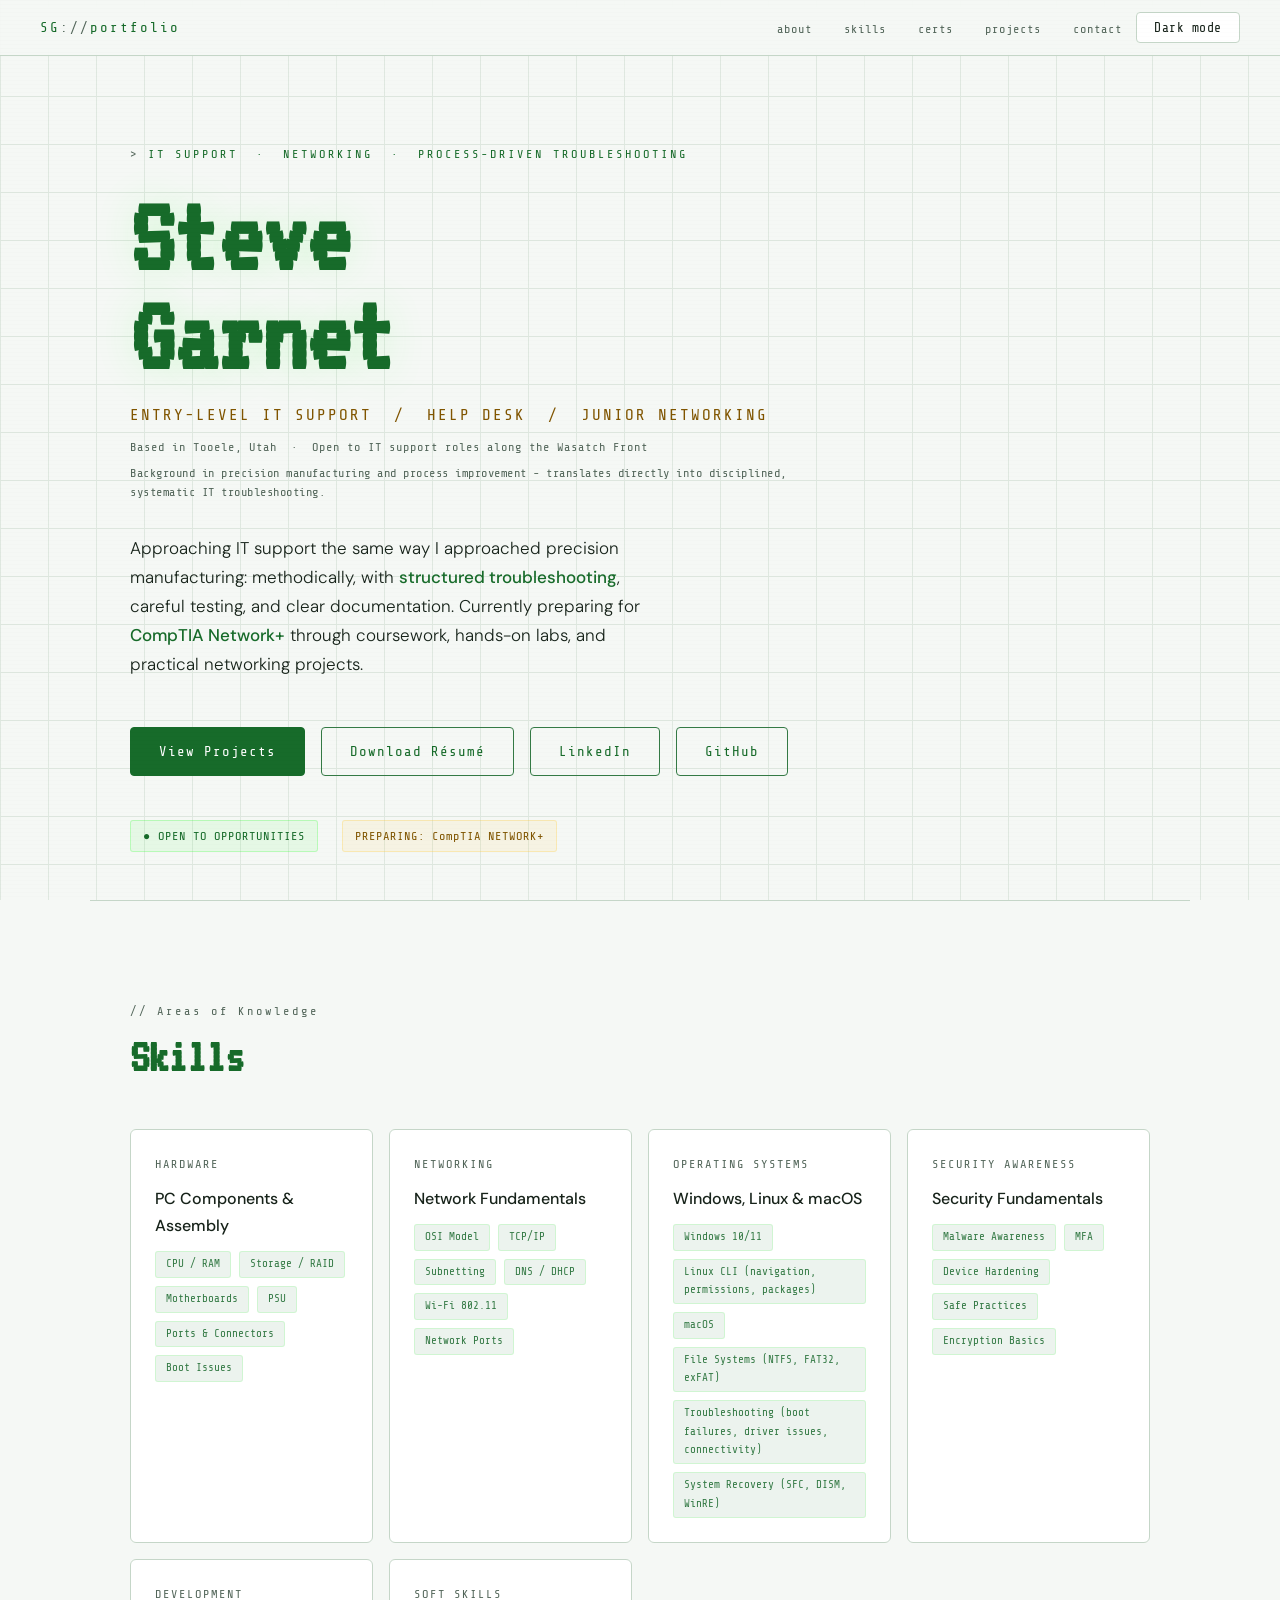
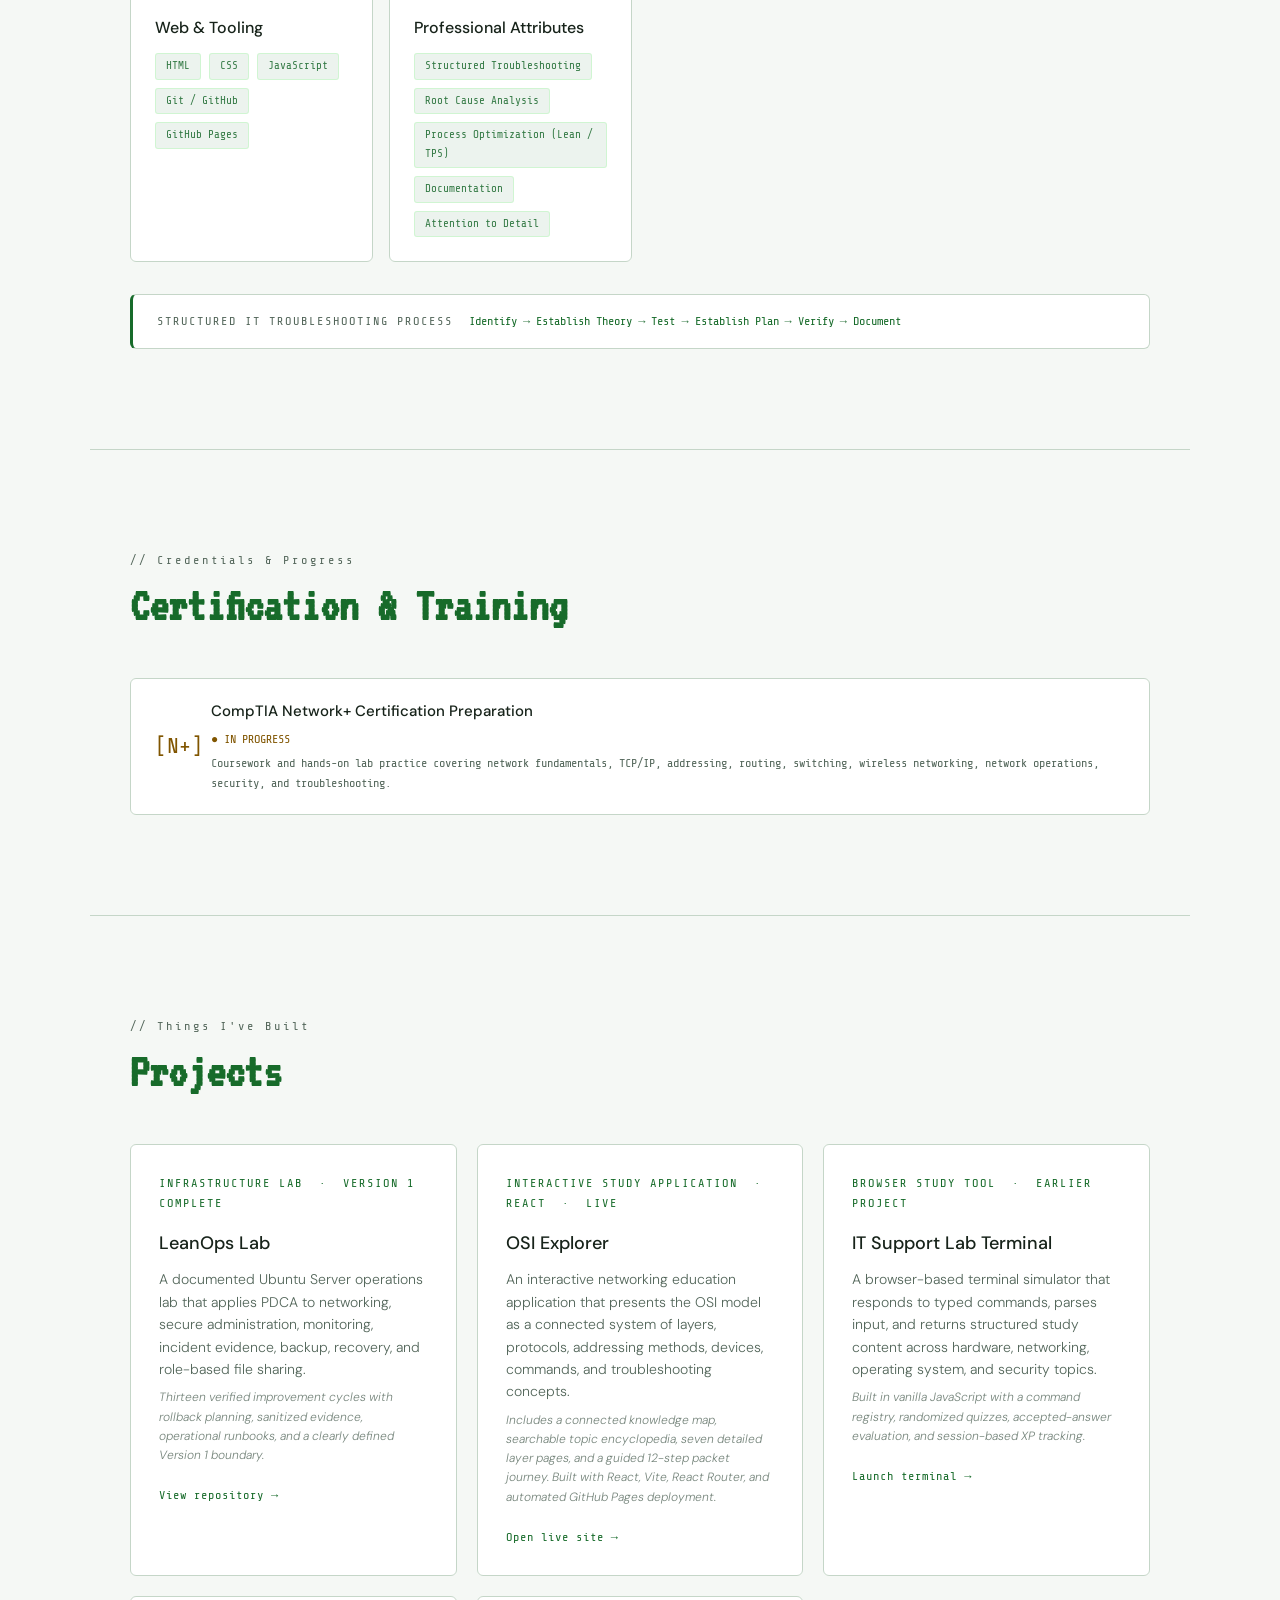
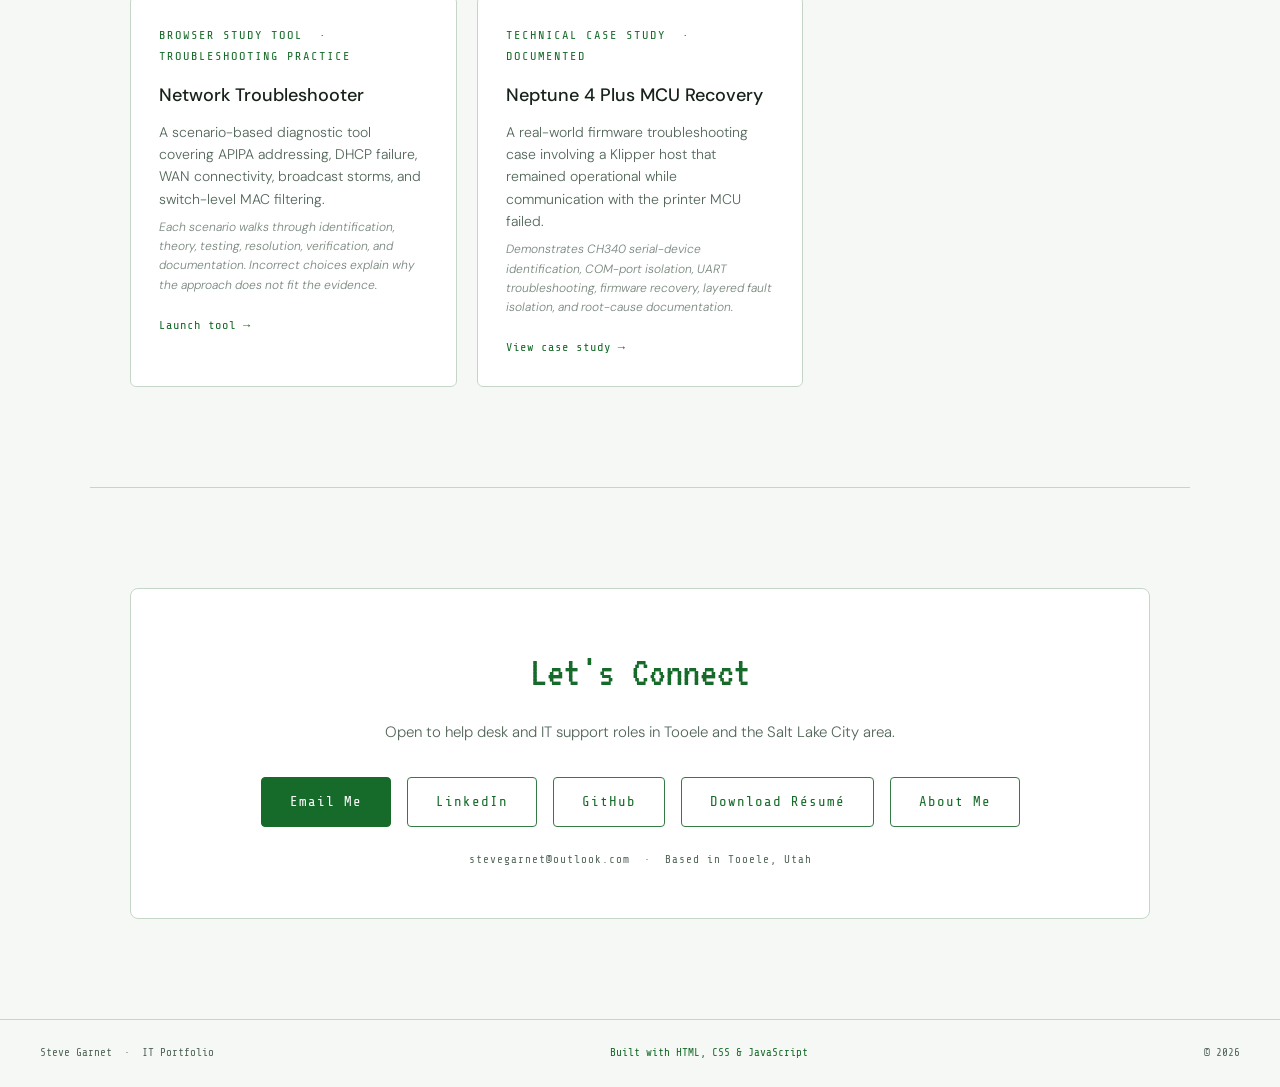
<file: index.html>
<!DOCTYPE html>
<html lang="en">
<head>
  <meta charset="UTF-8">
  <meta name="viewport" content="width=device-width, initial-scale=1.0">
  <meta name="description" content="Steve Garnet's entry-level IT support and networking portfolio, featuring verified Linux administration, troubleshooting, and technical documentation projects.">
  <meta name="theme-color" content="#070b07">
  <meta property="og:type" content="website">
  <meta property="og:title" content="Steve Garnet - IT Portfolio">
  <meta property="og:description" content="Entry-level IT support and networking portfolio featuring verified Linux administration, troubleshooting, and technical documentation projects.">
  <meta property="og:url" content="https://steve-g-git.github.io/A-Lab/">
  <meta name="twitter:card" content="summary">
  <meta name="twitter:title" content="Steve Garnet - IT Portfolio">
  <meta name="twitter:description" content="Entry-level IT support and networking portfolio featuring verified hands-on projects.">
  <link rel="canonical" href="https://steve-g-git.github.io/A-Lab/">
  <link rel="icon" href="assets/favicon.svg" type="image/svg+xml">
  <title>Steve Garnet - IT Portfolio</title>
  <link rel="preconnect" href="https://fonts.googleapis.com">
  <link rel="preconnect" href="https://fonts.gstatic.com" crossorigin>
  <link href="https://fonts.googleapis.com/css2?family=Share+Tech+Mono&family=VT323&family=DM+Sans:wght@300;400;500&display=swap" rel="stylesheet">
  <style>
    :root {
      --green:      #33ff33;
      --green-dim:  #1a8a1a;
      --green-dark: #0a2a0a;
      --bg:         #070b07;
      --bg2:        #0d140d;
      --bg3:        #111a11;
      --text:       #c8e8c8;
      --text-dim:   #5a8a5a;
      --border:     #1a3a1a;
      --amber:      #ffcc44;
    }

    *, *::before, *::after { box-sizing: border-box; margin: 0; padding: 0; }
    html { scroll-behavior: smooth; }

    body {
      background: var(--bg);
      color: var(--text);
      font-family: 'DM Sans', sans-serif;
      font-weight: 300;
      line-height: 1.7;
      overflow-x: hidden;
    }

    body::before {
      content: '';
      position: fixed;
      inset: 0;
      background: repeating-linear-gradient(
        0deg, transparent, transparent 3px,
        rgba(0,0,0,0.04) 3px, rgba(0,0,0,0.04) 4px
      );
      pointer-events: none;
      z-index: 1000;
    }

    body::after {
      content: '';
      position: fixed;
      inset: 0;
      background-image:
        linear-gradient(var(--border) 1px, transparent 1px),
        linear-gradient(90deg, var(--border) 1px, transparent 1px);
      background-size: 48px 48px;
      opacity: 0.35;
      pointer-events: none;
      z-index: 0;
    }

    nav {
      position: fixed;
      top: 0; left: 0; right: 0;
      z-index: 100;
      background: rgba(7,11,7,0.92);
      backdrop-filter: blur(8px);
      border-bottom: 1px solid var(--border);
      padding: 0 40px;
      height: 56px;
      display: flex;
      align-items: center;
      justify-content: space-between;
    }

    .nav-brand { font-family: 'Share Tech Mono', monospace; font-size: 14px; color: var(--green); letter-spacing: 2px; text-decoration: none; }
    .nav-brand span { color: var(--text-dim); }
    .nav-links { display: flex; gap: 32px; list-style: none; }
    .nav-links a { font-family: 'Share Tech Mono', monospace; font-size: 12px; color: var(--text-dim); text-decoration: none; letter-spacing: 1px; transition: color 0.2s; }
    .nav-links a:hover { color: var(--green); }

    .hero {
      position: relative;
      z-index: 1;
      min-height: 100vh;
      display: flex;
      align-items: center;
      padding: 100px 40px 80px;
      max-width: 1100px;
      margin: 0 auto;
    }

    .hero-content { max-width: 680px; }

    .hero-eyebrow { font-family: 'Share Tech Mono', monospace; font-size: 12px; color: var(--green); letter-spacing: 3px; margin-bottom: 24px; opacity: 0; animation: fadeUp 0.6s ease forwards 0.2s; }
    .hero-eyebrow::before { content: '> '; color: var(--text-dim); }

    .hero-name { font-family: 'VT323', monospace; font-size: clamp(64px, 10vw, 110px); color: var(--green); line-height: 0.9; margin-bottom: 16px; opacity: 0; animation: fadeUp 0.6s ease forwards 0.4s; text-shadow: 0 0 40px rgba(51,255,51,0.15); }

    .hero-title { font-family: 'Share Tech Mono', monospace; font-size: 16px; color: var(--amber); letter-spacing: 2px; margin-bottom: 8px; opacity: 0; animation: fadeUp 0.6s ease forwards 0.6s; }

    .hero-location { font-family: 'Share Tech Mono', monospace; font-size: 12px; color: var(--text-dim); letter-spacing: 1px; margin-bottom: 6px; opacity: 0; animation: fadeUp 0.6s ease forwards 0.65s; }

    .hero-background { font-family: 'Share Tech Mono', monospace; font-size: 12px; color: var(--text-dim); letter-spacing: 0.5px; margin-bottom: 32px; opacity: 0; animation: fadeUp 0.6s ease forwards 0.7s; line-height: 1.6; }

    .hero-desc { font-size: 17px; color: var(--text); max-width: 520px; margin-bottom: 48px; opacity: 0; animation: fadeUp 0.6s ease forwards 0.8s; font-weight: 300; }
    .hero-desc strong { color: var(--green); font-weight: 500; }

    .hero-ctas { display: flex; gap: 16px; flex-wrap: wrap; opacity: 0; animation: fadeUp 0.6s ease forwards 1s; }

    .btn { font-family: 'Share Tech Mono', monospace; font-size: 13px; letter-spacing: 1px; padding: 12px 28px; border-radius: 4px; text-decoration: none; transition: all 0.2s; cursor: pointer; display: inline-block; }
    .btn-primary { background: var(--green); color: #050b05; border: 1px solid var(--green); font-weight: 500; }
    .btn-primary:hover { background: transparent; color: var(--green); }
    .btn-secondary { background: transparent; color: var(--green); border: 1px solid var(--green-dim); }
    .btn-secondary:hover { border-color: var(--green); background: rgba(51,255,51,0.05); }

    .status-bar { position: absolute; bottom: 48px; left: 40px; display: flex; gap: 24px; flex-wrap: wrap; opacity: 0; animation: fadeUp 0.6s ease forwards 1.2s; }

    .badge { font-family: 'Share Tech Mono', monospace; font-size: 11px; padding: 5px 12px; border-radius: 3px; letter-spacing: 1px; }
    .badge-studying { background: rgba(255,204,68,0.1); color: var(--amber); border: 1px solid rgba(255,204,68,0.3); }
    .badge-available { background: rgba(51,255,51,0.08); color: var(--green); border: 1px solid rgba(51,255,51,0.25); }
    .badge-available::before { content: '● '; animation: pulse 2s ease-in-out infinite; }

    @keyframes pulse { 0%,100%{opacity:1} 50%{opacity:0.3} }

    section { position: relative; z-index: 1; padding: 100px 40px; max-width: 1100px; margin: 0 auto; }

    .section-label { font-family: 'Share Tech Mono', monospace; font-size: 11px; color: var(--text-dim); letter-spacing: 3px; margin-bottom: 12px; }
    .section-label::before { content: '// '; }

    .section-title { font-family: 'VT323', monospace; font-size: 48px; color: var(--green); margin-bottom: 48px; line-height: 1; }

    .skills-grid { display: grid; grid-template-columns: repeat(auto-fit, minmax(240px, 1fr)); gap: 16px; }

    .skill-card { background: var(--bg2); border: 1px solid var(--border); border-radius: 6px; padding: 24px; transition: border-color 0.2s, background 0.2s; }
    .skill-card:hover { border-color: var(--green-dim); background: var(--bg3); }
    .skill-card-label { font-family: 'Share Tech Mono', monospace; font-size: 11px; color: var(--text-dim); letter-spacing: 2px; margin-bottom: 10px; }
    .skill-card-title { font-size: 16px; font-weight: 500; color: var(--text); margin-bottom: 12px; }
    .skill-tags { display: flex; flex-wrap: wrap; gap: 8px; }
    .tag { font-family: 'Share Tech Mono', monospace; font-size: 11px; padding: 3px 10px; background: rgba(51,255,51,0.06); color: var(--green-dim); border: 1px solid rgba(51,255,51,0.15); border-radius: 3px; }

    .methodology {
      background: var(--bg2);
      border: 1px solid var(--border);
      border-left: 3px solid var(--green);
      border-radius: 6px;
      padding: 16px 24px;
      margin-top: 32px;
      display: flex;
      align-items: center;
      gap: 16px;
      flex-wrap: wrap;
    }

    .methodology-label { font-family: 'Share Tech Mono', monospace; font-size: 10px; color: var(--text-dim); letter-spacing: 2px; flex-shrink: 0; }
    .methodology-steps { font-family: 'Share Tech Mono', monospace; font-size: 12px; color: var(--green-dim); }
    .methodology-steps span { color: var(--green); }

    .cert-list { display: flex; flex-direction: column; gap: 16px; }
    .cert-item { background: var(--bg2); border: 1px solid var(--border); border-radius: 6px; padding: 20px 24px; display: flex; align-items: center; gap: 20px; }
    .cert-icon { font-family: 'Share Tech Mono', monospace; font-size: 22px; color: var(--amber); width: 36px; flex-shrink: 0; }
    .cert-name { font-weight: 500; color: var(--text); font-size: 15px; }
    .cert-status { font-family: 'Share Tech Mono', monospace; font-size: 11px; margin-top: 4px; }
    .cert-status.in-progress { color: var(--amber); }
    .cert-status.planned { color: var(--text-dim); }
    .cert-detail { font-family: 'Share Tech Mono', monospace; font-size: 11px; color: var(--text-dim); margin-top: 4px; }

    .projects-grid { display: grid; grid-template-columns: repeat(auto-fit, minmax(300px, 1fr)); gap: 20px; }

    .project-card { background: var(--bg2); border: 1px solid var(--border); border-radius: 6px; padding: 28px; text-decoration: none; display: block; transition: border-color 0.2s, transform 0.2s; position: relative; overflow: hidden; }
    .project-card::before { content: ''; position: absolute; top: 0; left: 0; right: 0; height: 2px; background: var(--green); transform: scaleX(0); transition: transform 0.2s; transform-origin: left; }
    .project-card:hover { border-color: var(--green-dim); transform: translateY(-3px); }
    .project-card:hover::before { transform: scaleX(1); }
    .project-card-tag { font-family: 'Share Tech Mono', monospace; font-size: 10px; color: var(--green); letter-spacing: 2px; margin-bottom: 14px; }
    .project-card-title { font-size: 18px; font-weight: 500; color: var(--text); margin-bottom: 10px; }
    .project-card-desc { font-size: 14px; color: var(--text-dim); line-height: 1.6; margin-bottom: 8px; }
    .project-card-tech { font-size: 12px; color: var(--text-dim); font-style: italic; margin-bottom: 20px; opacity: 0.8; line-height: 1.6; }
    .project-card-link { font-family: 'Share Tech Mono', monospace; font-size: 12px; color: var(--green); letter-spacing: 1px; text-decoration: none; }
    .project-card-link::after { content: ' →'; }
    .project-card-actions { display: flex; flex-wrap: wrap; gap: 18px; margin-top: 20px; }

    .contact-wrap { background: var(--bg2); border: 1px solid var(--border); border-radius: 8px; padding: 48px; text-align: center; }
    .contact-title { font-family: 'VT323', monospace; font-size: 42px; color: var(--green); margin-bottom: 12px; }
    .contact-sub { color: var(--text-dim); font-size: 15px; margin-bottom: 32px; }
    .contact-links { display: flex; gap: 16px; justify-content: center; flex-wrap: wrap; }

    footer { position: relative; z-index: 1; border-top: 1px solid var(--border); padding: 24px 40px; display: flex; justify-content: space-between; align-items: center; font-family: 'Share Tech Mono', monospace; font-size: 11px; color: var(--text-dim); }

    .divider { border: none; border-top: 1px solid var(--border); max-width: 1100px; margin: 0 auto; position: relative; z-index: 1; }

    @keyframes fadeUp { from { opacity: 0; transform: translateY(20px); } to { opacity: 1; transform: translateY(0); } }

    .reveal { opacity: 0; transform: translateY(24px); transition: opacity 0.6s ease, transform 0.6s ease; }
    .reveal.visible { opacity: 1; transform: translateY(0); }

    @media (max-width: 600px) {
      nav { padding: 0 20px; }
      .nav-links { gap: 20px; }
      .hero { padding: 90px 20px 80px; }
      section { padding: 70px 20px; }
      .status-bar { left: 20px; }
      footer { flex-direction: column; gap: 8px; text-align: center; }
      .contact-wrap { padding: 32px 20px; }
    }
  </style>
  <link rel="stylesheet" href="assets/site-polish.css">
  <script src="assets/site.js"></script>
</head>
<body>

  <a class="skip-link" href="#main">Skip to main content</a>

  <nav aria-label="Primary navigation">
    <a href="index.html" class="nav-brand">SG<span>://</span>portfolio</a>
    <div class="nav-actions">
      <ul class="nav-links" id="primary-menu" data-menu>
        <li><a href="about.html">about</a></li>
        <li><a href="#skills">skills</a></li>
        <li><a href="#certs">certs</a></li>
        <li><a href="projects.html">projects</a></li>
        <li><a href="#contact">contact</a></li>
      </ul>
      <button class="nav-menu-toggle" type="button" data-menu-toggle aria-controls="primary-menu" aria-expanded="false">Menu</button>
      <button class="theme-toggle" type="button" data-theme-toggle>Theme</button>
    </div>
  </nav>

  <main id="main">
  <div class="hero">
    <div class="hero-content">
      <div class="hero-eyebrow">IT SUPPORT &nbsp;·&nbsp; NETWORKING &nbsp;·&nbsp; PROCESS-DRIVEN TROUBLESHOOTING</div>
      <h1 class="hero-name">Steve<br>Garnet</h1>
      <div class="hero-title">ENTRY-LEVEL IT SUPPORT &nbsp;/&nbsp; HELP DESK &nbsp;/&nbsp; JUNIOR NETWORKING</div>
      <div class="hero-location">Based in Tooele, Utah &nbsp;·&nbsp; Open to IT support roles along the Wasatch Front</div>
      <div class="hero-background">Background in precision manufacturing and process improvement - translates directly into disciplined, systematic IT troubleshooting.</div>
      <p class="hero-desc">
        Approaching IT support the same way I approached precision manufacturing:
        methodically, with <strong>structured troubleshooting</strong>, careful testing,
        and clear documentation. Currently preparing for
        <strong>CompTIA Network+</strong> through coursework, hands-on labs,
        and practical networking projects.
      </p>
      <div class="hero-ctas">
        <a href="projects.html" class="btn btn-primary">View Projects</a>
        <a href="assets/resume/Steve_Garnet_Resume.pdf" class="btn btn-secondary" download>Download Résumé</a>
        <a href="https://www.linkedin.com/in/steve-garnet-502b10334/" class="btn btn-secondary" target="_blank" rel="me noopener noreferrer">LinkedIn</a>
        <a href="https://github.com/Steve-G-Git" class="btn btn-secondary" target="_blank" rel="me noopener noreferrer">GitHub</a>
      </div>
    </div>
    <div class="status-bar">
      <span class="badge badge-available">OPEN TO OPPORTUNITIES</span>
      <span class="badge badge-studying">PREPARING: CompTIA NETWORK+</span>
    </div>
  </div>

  <hr class="divider">

  <section id="skills">
    <div class="section-label reveal">Areas of Knowledge</div>
    <h2 class="section-title reveal">Skills</h2>
    <div class="skills-grid">
      <div class="skill-card reveal">
        <div class="skill-card-label">HARDWARE</div>
        <div class="skill-card-title">PC Components & Assembly</div>
        <div class="skill-tags">
          <span class="tag">CPU / RAM</span>
          <span class="tag">Storage / RAID</span>
          <span class="tag">Motherboards</span>
          <span class="tag">PSU</span>
          <span class="tag">Ports & Connectors</span>
          <span class="tag">Boot Issues</span>
        </div>
      </div>
      <div class="skill-card reveal">
        <div class="skill-card-label">NETWORKING</div>
        <div class="skill-card-title">Network Fundamentals</div>
        <div class="skill-tags">
          <span class="tag">OSI Model</span>
          <span class="tag">TCP/IP</span>
          <span class="tag">Subnetting</span>
          <span class="tag">DNS / DHCP</span>
          <span class="tag">Wi-Fi 802.11</span>
          <span class="tag">Network Ports</span>
        </div>
      </div>
      <div class="skill-card reveal">
        <div class="skill-card-label">OPERATING SYSTEMS</div>
        <div class="skill-card-title">Windows, Linux & macOS</div>
        <div class="skill-tags">
          <span class="tag">Windows 10/11</span>
          <span class="tag">Linux CLI (navigation, permissions, packages)</span>
          <span class="tag">macOS</span>
          <span class="tag">File Systems (NTFS, FAT32, exFAT)</span>
          <span class="tag">Troubleshooting (boot failures, driver issues, connectivity)</span>
          <span class="tag">System Recovery (SFC, DISM, WinRE)</span>
        </div>
      </div>
      <div class="skill-card reveal">
        <div class="skill-card-label">SECURITY AWARENESS</div>
        <div class="skill-card-title">Security Fundamentals</div>
        <div class="skill-tags">
          <span class="tag">Malware Awareness</span>
          <span class="tag">MFA</span>
          <span class="tag">Device Hardening</span>
          <span class="tag">Safe Practices</span>
          <span class="tag">Encryption Basics</span>
        </div>
      </div>
      <div class="skill-card reveal">
        <div class="skill-card-label">DEVELOPMENT</div>
        <div class="skill-card-title">Web & Tooling</div>
        <div class="skill-tags">
          <span class="tag">HTML</span>
          <span class="tag">CSS</span>
          <span class="tag">JavaScript</span>
          <span class="tag">Git / GitHub</span>
          <span class="tag">GitHub Pages</span>
        </div>
      </div>
      <div class="skill-card reveal">
        <div class="skill-card-label">SOFT SKILLS</div>
        <div class="skill-card-title">Professional Attributes</div>
        <div class="skill-tags">
          <span class="tag">Structured Troubleshooting</span>
          <span class="tag">Root Cause Analysis</span>
          <span class="tag">Process Optimization (Lean / TPS)</span>
          <span class="tag">Documentation</span>
          <span class="tag">Attention to Detail</span>
        </div>
      </div>
    </div>

    <div class="methodology reveal">
      <span class="methodology-label">STRUCTURED IT TROUBLESHOOTING PROCESS</span>
      <span class="methodology-steps">
        <span>Identify</span> → <span>Establish Theory</span> → <span>Test</span> → <span>Establish Plan</span> → <span>Verify</span> → <span>Document</span>
      </span>
    </div>
  </section>

  <hr class="divider">

  <section id="certs">
    <div class="section-label reveal">Credentials & Progress</div>
    <h2 class="section-title reveal">Certification &amp; Training</h2>
    <div class="cert-list">
      <div class="cert-item reveal">
        <div class="cert-icon">[N+]</div>
        <div style="flex:1">
          <div class="cert-name">CompTIA Network+ Certification Preparation</div>
          <div class="cert-status in-progress">● IN PROGRESS</div>
          <div class="cert-detail">
            Coursework and hands-on lab practice covering network fundamentals,
            TCP/IP, addressing, routing, switching, wireless networking,
            network operations, security, and troubleshooting.
          </div>
        </div>
      </div>
    </div>
  </section>

  <hr class="divider">

  <section id="projects">
    <div class="section-label reveal">Things I've Built</div>
    <h2 class="section-title reveal">Projects</h2>
    <div class="projects-grid">
      <a href="https://github.com/Steve-G-Git/LeanOps-Lab" class="project-card reveal" target="_blank" rel="noopener noreferrer">
        <div class="project-card-tag">INFRASTRUCTURE LAB &nbsp;·&nbsp; VERSION 1 COMPLETE</div>
        <div class="project-card-title">LeanOps Lab</div>
        <div class="project-card-desc">
          A documented Ubuntu Server operations lab that applies PDCA to networking, secure administration, monitoring, incident evidence, backup, recovery, and role-based file sharing.
        </div>
        <div class="project-card-tech">
          Thirteen verified improvement cycles with rollback planning, sanitized evidence, operational runbooks, and a clearly defined Version 1 boundary.
        </div>
        <div class="project-card-actions">
          <div class="project-card-link">View repository</div>
        </div>
      </a>

      <a href="https://steve-g-git.github.io/osi-explorer/" class="project-card reveal" target="_blank" rel="noopener noreferrer">
        <div class="project-card-tag">INTERACTIVE STUDY APPLICATION &nbsp;·&nbsp; REACT &nbsp;·&nbsp; LIVE</div>
        <div class="project-card-title">OSI Explorer</div>
        <div class="project-card-desc">
          An interactive networking education application that presents the OSI model as a connected system of layers, protocols, addressing methods, devices, commands, and troubleshooting concepts.
        </div>
        <div class="project-card-tech">
          Includes a connected knowledge map, searchable topic encyclopedia, seven detailed layer pages, and a guided 12-step packet journey. Built with React, Vite, React Router, and automated GitHub Pages deployment.
        </div>
        <div class="project-card-actions">
          <div class="project-card-link">Open live site</div>
        </div>
      </a>

      <a href="lab.html" class="project-card reveal">
        <div class="project-card-tag">BROWSER STUDY TOOL &nbsp;·&nbsp; EARLIER PROJECT</div>
        <div class="project-card-title">IT Support Lab Terminal</div>
        <div class="project-card-desc">
          A browser-based terminal simulator that responds to typed commands, parses input, and returns structured study content across hardware, networking, operating system, and security topics.
        </div>
        <div class="project-card-tech">
          Built in vanilla JavaScript with a command registry, randomized quizzes, accepted-answer evaluation, and session-based XP tracking.
        </div>
        <div class="project-card-link">Launch terminal</div>
      </a>

      <a href="troubleshooter.html" class="project-card reveal">
        <div class="project-card-tag">BROWSER STUDY TOOL &nbsp;·&nbsp; TROUBLESHOOTING PRACTICE</div>
        <div class="project-card-title">Network Troubleshooter</div>
        <div class="project-card-desc">
          A scenario-based diagnostic tool covering APIPA addressing, DHCP failure, WAN connectivity, broadcast storms, and switch-level MAC filtering.
        </div>
        <div class="project-card-tech">
          Each scenario walks through identification, theory, testing, resolution, verification, and documentation. Incorrect choices explain why the approach does not fit the evidence.
        </div>
        <div class="project-card-link">Launch tool</div>
      </a>

      <a href="https://github.com/Steve-G-Git/neptune-4-mcu-recovery" class="project-card reveal" target="_blank" rel="noopener noreferrer">
        <div class="project-card-tag">TECHNICAL CASE STUDY &nbsp;·&nbsp; DOCUMENTED</div>
        <div class="project-card-title">Neptune 4 Plus MCU Recovery</div>
        <div class="project-card-desc">
          A real-world firmware troubleshooting case involving a Klipper host that remained operational while communication with the printer MCU failed.
        </div>
        <div class="project-card-tech">
          Demonstrates CH340 serial-device identification, COM-port isolation, UART troubleshooting, firmware recovery, layered fault isolation, and root-cause documentation.
        </div>
        <div class="project-card-actions">
          <div class="project-card-link">View case study</div>
        </div>
      </a>
    </div>
  </section>

  <hr class="divider">

  <section id="contact">
    <div class="contact-wrap reveal">
      <div class="contact-title">Let's Connect</div>
      <p class="contact-sub">Open to help desk and IT support roles in Tooele and the Salt Lake City area.</p>
      <div class="contact-links">
        <a href="mailto:stevegarnet@outlook.com" class="btn btn-primary">Email Me</a>
        <a href="https://www.linkedin.com/in/steve-garnet-502b10334/" class="btn btn-secondary" target="_blank" rel="me noopener noreferrer">LinkedIn</a>
        <a href="https://github.com/Steve-G-Git" class="btn btn-secondary" target="_blank" rel="me noopener noreferrer">GitHub</a>
        <a href="assets/resume/Steve_Garnet_Resume.pdf" class="btn btn-secondary" download>Download Résumé</a>
        <a href="about.html" class="btn btn-secondary">About Me</a>
      </div>
      <p style="margin-top:24px;font-family:'Share Tech Mono',monospace;font-size:11px;color:var(--text-dim);letter-spacing:1px">
        stevegarnet@outlook.com &nbsp;·&nbsp; Based in Tooele, Utah
      </p>
    </div>
  </section>
  </main>

  <footer>
    <span>Steve Garnet &nbsp;·&nbsp; IT Portfolio</span>
    <span style="color:var(--green)">Built with HTML, CSS &amp; JavaScript</span>
    <span>&copy; 2026</span>
  </footer>

  <script>
    const observer = new IntersectionObserver(entries => {
      entries.forEach(e => {
        if (e.isIntersecting) { e.target.classList.add('visible'); observer.unobserve(e.target); }
      });
    }, { threshold: 0.1 });

    document.querySelectorAll('.reveal').forEach(el => observer.observe(el));

    const sections = document.querySelectorAll('section[id]');
    const navLinks = document.querySelectorAll('.nav-links a');

    window.addEventListener('scroll', () => {
      let current = '';
      sections.forEach(s => { if (window.scrollY >= s.offsetTop - 80) current = s.id; });
      navLinks.forEach(a => { a.style.color = a.getAttribute('href') === '#' + current ? 'var(--green)' : ''; });
    });
  </script>
</body>
</html>
</file>
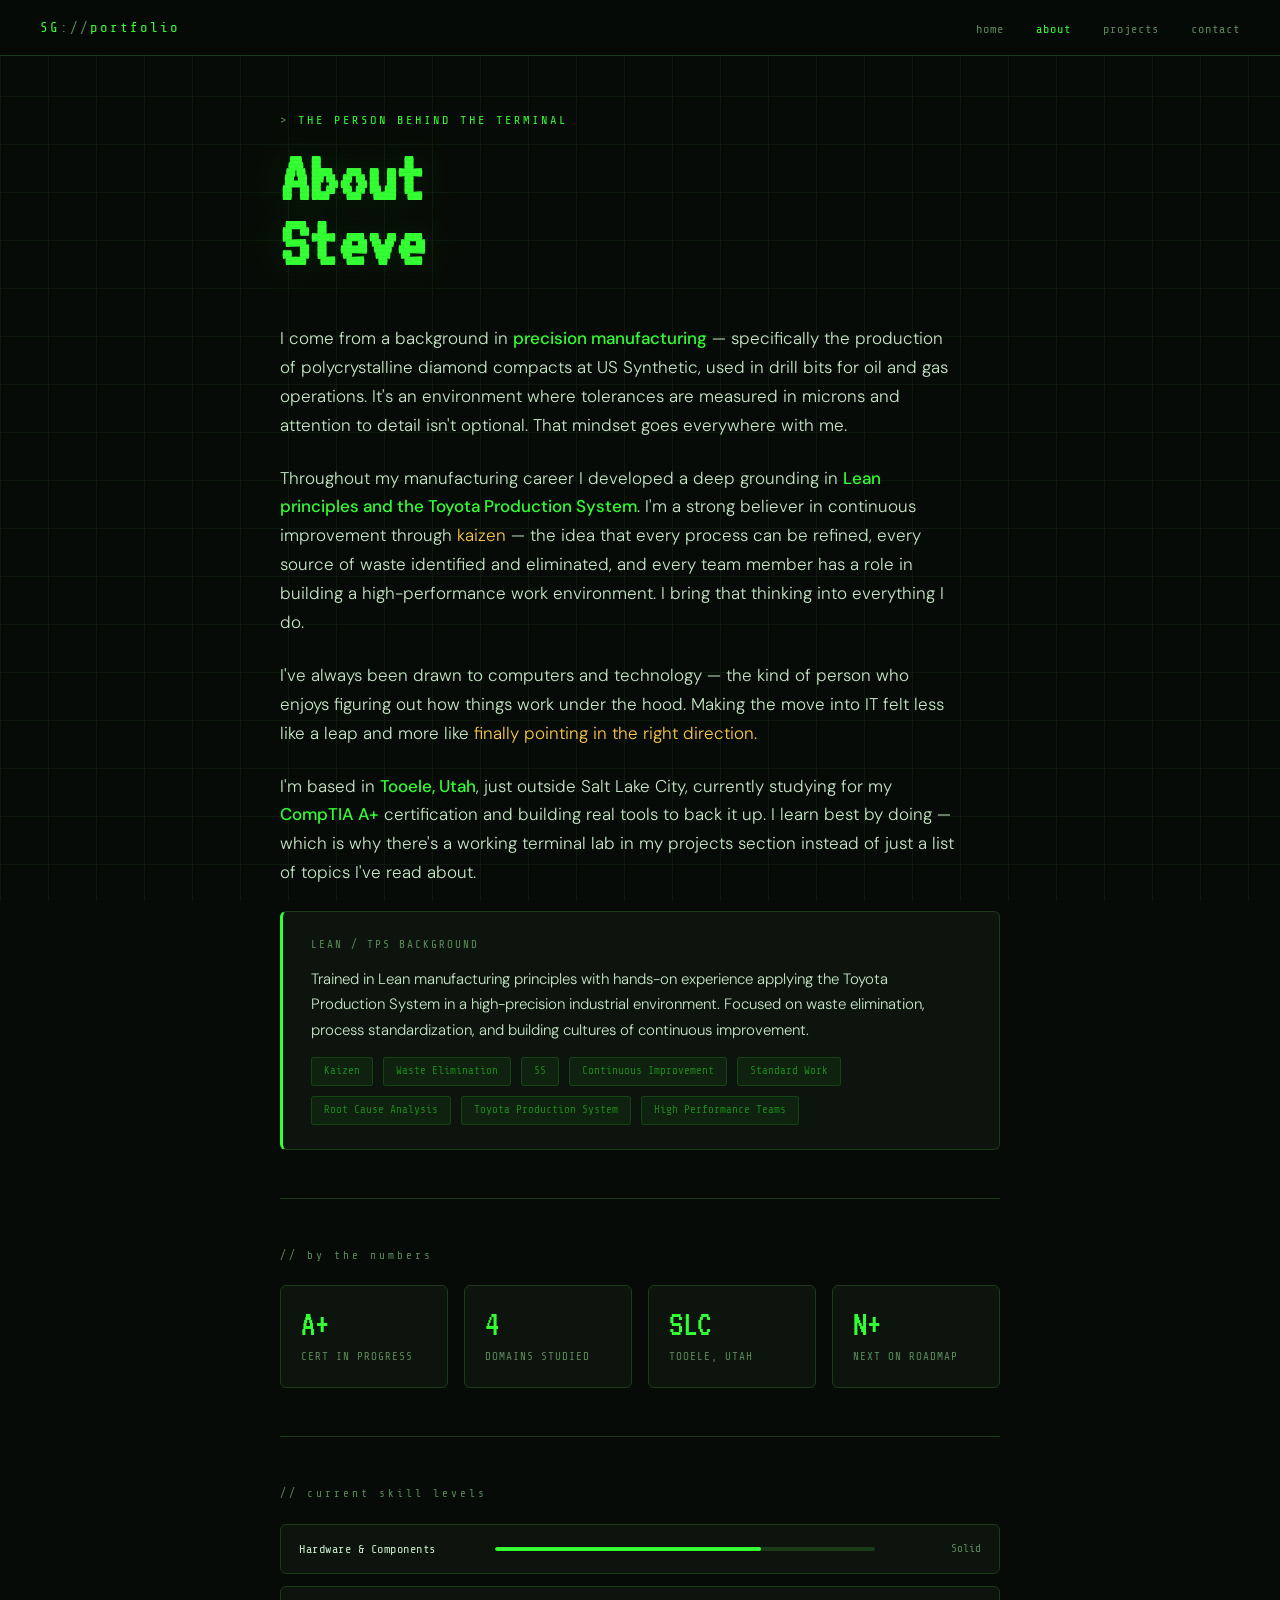
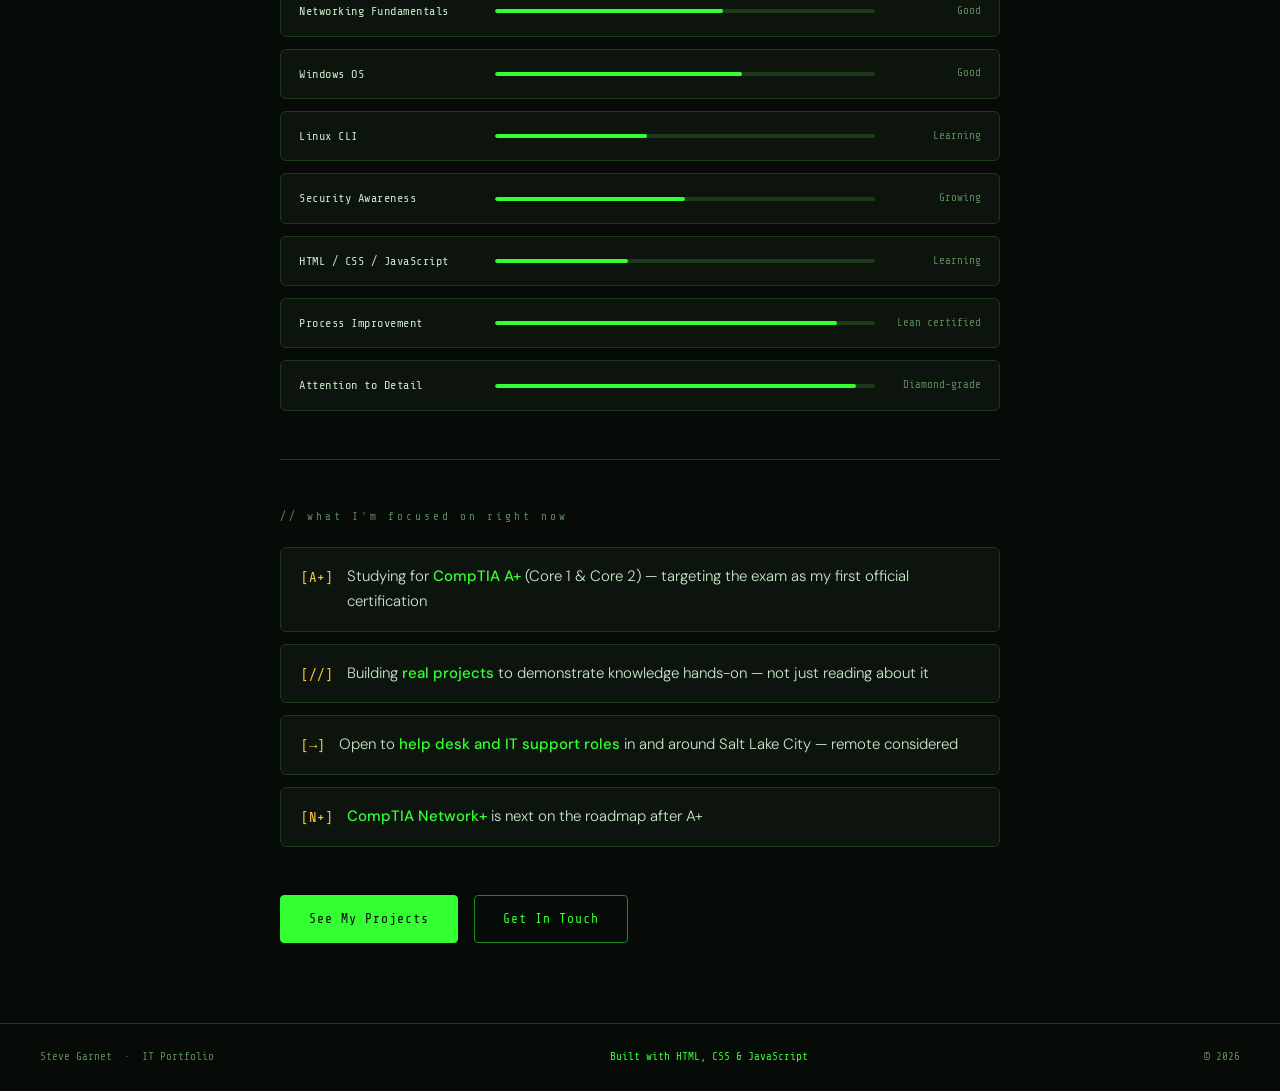
<file: About.html>
<!DOCTYPE html>
<html lang="en">
<head>
  <meta charset="UTF-8">
  <meta name="viewport" content="width=device-width, initial-scale=1.0">
  <title>About — Steve Garnet</title>
  <link rel="preconnect" href="https://fonts.googleapis.com">
  <link href="https://fonts.googleapis.com/css2?family=Share+Tech+Mono&family=VT323&family=DM+Sans:wght@300;400;500&display=swap" rel="stylesheet">
  <style>
    :root {
      --green:      #33ff33;
      --green-dim:  #1a8a1a;
      --bg:         #070b07;
      --bg2:        #0d140d;
      --bg3:        #111a11;
      --text:       #c8e8c8;
      --text-dim:   #5a8a5a;
      --border:     #1a3a1a;
      --amber:      #ffcc44;
    }

    *, *::before, *::after { box-sizing: border-box; margin: 0; padding: 0; }
    html { scroll-behavior: smooth; }

    body {
      background: var(--bg);
      color: var(--text);
      font-family: 'DM Sans', sans-serif;
      font-weight: 300;
      line-height: 1.7;
      overflow-x: hidden;
    }

    body::before {
      content: '';
      position: fixed;
      inset: 0;
      background: repeating-linear-gradient(
        0deg, transparent, transparent 3px,
        rgba(0,0,0,0.04) 3px, rgba(0,0,0,0.04) 4px
      );
      pointer-events: none;
      z-index: 1000;
    }

    body::after {
      content: '';
      position: fixed;
      inset: 0;
      background-image:
        linear-gradient(var(--border) 1px, transparent 1px),
        linear-gradient(90deg, var(--border) 1px, transparent 1px);
      background-size: 48px 48px;
      opacity: 0.35;
      pointer-events: none;
      z-index: 0;
    }

    nav {
      position: fixed;
      top: 0; left: 0; right: 0;
      z-index: 100;
      background: rgba(7,11,7,0.92);
      backdrop-filter: blur(8px);
      border-bottom: 1px solid var(--border);
      padding: 0 40px;
      height: 56px;
      display: flex;
      align-items: center;
      justify-content: space-between;
    }

    .nav-brand {
      font-family: 'Share Tech Mono', monospace;
      font-size: 14px;
      color: var(--green);
      letter-spacing: 2px;
      text-decoration: none;
    }
    .nav-brand span { color: var(--text-dim); }

    .nav-links { display: flex; gap: 32px; list-style: none; }
    .nav-links a {
      font-family: 'Share Tech Mono', monospace;
      font-size: 12px;
      color: var(--text-dim);
      text-decoration: none;
      letter-spacing: 1px;
      transition: color 0.2s;
    }
    .nav-links a:hover { color: var(--green); }
    .nav-links a.active { color: var(--green); }

    .page {
      position: relative;
      z-index: 1;
      max-width: 800px;
      margin: 0 auto;
      padding: 110px 40px 80px;
    }

    .page-eyebrow {
      font-family: 'Share Tech Mono', monospace;
      font-size: 12px;
      color: var(--green);
      letter-spacing: 3px;
      margin-bottom: 16px;
      opacity: 0;
      animation: fadeUp 0.6s ease forwards 0.2s;
    }
    .page-eyebrow::before { content: '> '; color: var(--text-dim); }

    .page-title {
      font-family: 'VT323', monospace;
      font-size: 72px;
      color: var(--green);
      line-height: 0.9;
      margin-bottom: 48px;
      opacity: 0;
      animation: fadeUp 0.6s ease forwards 0.4s;
      text-shadow: 0 0 40px rgba(51,255,51,0.15);
    }

    .story {
      opacity: 0;
      animation: fadeUp 0.6s ease forwards 0.6s;
    }

    .story p {
      font-size: 17px;
      color: var(--text);
      margin-bottom: 24px;
      font-weight: 300;
      max-width: 680px;
    }

    .story p strong { color: var(--green); font-weight: 500; }
    .story p em { color: var(--amber); font-style: normal; }

    .divider {
      border: none;
      border-top: 1px solid var(--border);
      margin: 48px 0;
    }

    /* LEAN PRINCIPLES BLOCK */
    .lean-block {
      background: var(--bg2);
      border: 1px solid var(--border);
      border-left: 3px solid var(--green);
      border-radius: 6px;
      padding: 24px 28px;
      margin-bottom: 24px;
    }

    .lean-block-label {
      font-family: 'Share Tech Mono', monospace;
      font-size: 11px;
      color: var(--text-dim);
      letter-spacing: 2px;
      margin-bottom: 12px;
    }

    .lean-tags {
      display: flex;
      flex-wrap: wrap;
      gap: 10px;
      margin-top: 14px;
    }

    .lean-tag {
      font-family: 'Share Tech Mono', monospace;
      font-size: 11px;
      padding: 4px 12px;
      background: rgba(51,255,51,0.06);
      color: var(--green-dim);
      border: 1px solid rgba(51,255,51,0.15);
      border-radius: 3px;
    }

    .stats {
      display: grid;
      grid-template-columns: repeat(auto-fit, minmax(160px, 1fr));
      gap: 16px;
      margin-bottom: 48px;
    }

    .stat-card {
      background: var(--bg2);
      border: 1px solid var(--border);
      border-radius: 6px;
      padding: 20px;
    }

    .stat-value {
      font-family: 'VT323', monospace;
      font-size: 36px;
      color: var(--green);
      line-height: 1;
      margin-bottom: 6px;
    }

    .stat-label {
      font-family: 'Share Tech Mono', monospace;
      font-size: 11px;
      color: var(--text-dim);
      letter-spacing: 1px;
    }

    .section-label {
      font-family: 'Share Tech Mono', monospace;
      font-size: 11px;
      color: var(--text-dim);
      letter-spacing: 3px;
      margin-bottom: 20px;
    }
    .section-label::before { content: '// '; }

    .skill-rows { display: flex; flex-direction: column; gap: 12px; margin-bottom: 48px; }

    .skill-row {
      display: flex;
      align-items: center;
      gap: 16px;
      background: var(--bg2);
      border: 1px solid var(--border);
      border-radius: 6px;
      padding: 14px 18px;
    }

    .skill-row-name {
      font-family: 'Share Tech Mono', monospace;
      font-size: 12px;
      color: var(--text);
      min-width: 180px;
      letter-spacing: 0.5px;
    }

    .skill-row-bar {
      flex: 1;
      height: 4px;
      background: var(--border);
      border-radius: 2px;
      overflow: hidden;
    }

    .skill-row-fill {
      height: 100%;
      border-radius: 2px;
      background: var(--green);
      width: 0;
      transition: width 1.2s ease;
    }

    .skill-row-label {
      font-family: 'Share Tech Mono', monospace;
      font-size: 11px;
      color: var(--text-dim);
      min-width: 90px;
      text-align: right;
    }

    .current-list { display: flex; flex-direction: column; gap: 12px; }

    .current-item {
      display: flex;
      align-items: flex-start;
      gap: 14px;
      background: var(--bg2);
      border: 1px solid var(--border);
      border-radius: 6px;
      padding: 16px 20px;
    }

    .current-icon {
      font-family: 'Share Tech Mono', monospace;
      font-size: 14px;
      color: var(--amber);
      flex-shrink: 0;
      margin-top: 2px;
    }

    .current-text { font-size: 15px; color: var(--text); }
    .current-text strong { color: var(--green); font-weight: 500; }

    .cta-row {
      display: flex;
      gap: 16px;
      flex-wrap: wrap;
      margin-top: 48px;
    }

    .btn {
      font-family: 'Share Tech Mono', monospace;
      font-size: 13px;
      letter-spacing: 1px;
      padding: 12px 28px;
      border-radius: 4px;
      text-decoration: none;
      transition: all 0.2s;
    }

    .btn-primary {
      background: var(--green);
      color: #050b05;
      border: 1px solid var(--green);
      font-weight: 500;
    }
    .btn-primary:hover { background: transparent; color: var(--green); }

    .btn-secondary {
      background: transparent;
      color: var(--green);
      border: 1px solid var(--green-dim);
    }
    .btn-secondary:hover { border-color: var(--green); background: rgba(51,255,51,0.05); }

    footer {
      position: relative;
      z-index: 1;
      border-top: 1px solid var(--border);
      padding: 24px 40px;
      display: flex;
      justify-content: space-between;
      align-items: center;
      font-family: 'Share Tech Mono', monospace;
      font-size: 11px;
      color: var(--text-dim);
    }

    @keyframes fadeUp {
      from { opacity: 0; transform: translateY(20px); }
      to   { opacity: 1; transform: translateY(0); }
    }

    .reveal {
      opacity: 0;
      transform: translateY(24px);
      transition: opacity 0.6s ease, transform 0.6s ease;
    }
    .reveal.visible { opacity: 1; transform: translateY(0); }

    @media (max-width: 600px) {
      nav { padding: 0 20px; }
      .nav-links { gap: 20px; }
      .page { padding: 90px 20px 60px; }
      .page-title { font-size: 52px; }
      footer { flex-direction: column; gap: 8px; text-align: center; }
      .skill-row-name { min-width: 120px; }
    }
  </style>
</head>
<body>

  <nav>
    <a href="index.html" class="nav-brand">SG<span>://</span>portfolio</a>
    <ul class="nav-links">
      <li><a href="index.html">home</a></li>
      <li><a href="about.html" class="active">about</a></li>
      <li><a href="index.html#projects">projects</a></li>
      <li><a href="index.html#contact">contact</a></li>
    </ul>
  </nav>

  <div class="page">

    <div class="page-eyebrow">THE PERSON BEHIND THE TERMINAL</div>
    <h1 class="page-title">About<br>Steve</h1>

    <div class="story">
      <p>
        I come from a background in <strong>precision manufacturing</strong> — specifically the
        production of polycrystalline diamond compacts at US Synthetic, used in drill bits for
        oil and gas operations. It's an environment where tolerances are measured in microns and
        attention to detail isn't optional. That mindset goes everywhere with me.
      </p>
      <p>
        Throughout my manufacturing career I developed a deep grounding in
        <strong>Lean principles and the Toyota Production System</strong>. I'm a strong believer
        in continuous improvement through <em>kaizen</em> — the idea that every process can be
        refined, every source of waste identified and eliminated, and every team member has a
        role in building a high-performance work environment. I bring that thinking into
        everything I do.
      </p>
      <p>
        I've always been drawn to computers and technology — the kind of person who enjoys
        figuring out how things work under the hood. Making the move into IT felt less like
        a leap and more like <em>finally pointing in the right direction.</em>
      </p>
      <p>
        I'm based in <strong>Tooele, Utah</strong>, just outside Salt Lake City, currently
        studying for my <strong>CompTIA A+</strong> certification and building real tools to
        back it up. I learn best by doing — which is why there's a working terminal lab in
        my projects section instead of just a list of topics I've read about.
      </p>
    </div>

    <!-- LEAN BLOCK -->
    <div class="lean-block reveal">
      <div class="lean-block-label">LEAN / TPS BACKGROUND</div>
      <p style="font-size:15px;color:var(--text);max-width:620px;">
        Trained in Lean manufacturing principles with hands-on experience applying the Toyota
        Production System in a high-precision industrial environment. Focused on waste elimination,
        process standardization, and building cultures of continuous improvement.
      </p>
      <div class="lean-tags">
        <span class="lean-tag">Kaizen</span>
        <span class="lean-tag">Waste Elimination</span>
        <span class="lean-tag">5S</span>
        <span class="lean-tag">Continuous Improvement</span>
        <span class="lean-tag">Standard Work</span>
        <span class="lean-tag">Root Cause Analysis</span>
        <span class="lean-tag">Toyota Production System</span>
        <span class="lean-tag">High Performance Teams</span>
      </div>
    </div>

    <hr class="divider reveal">

    <div class="section-label reveal">by the numbers</div>
    <div class="stats reveal">
      <div class="stat-card">
        <div class="stat-value">A+</div>
        <div class="stat-label">CERT IN PROGRESS</div>
      </div>
      <div class="stat-card">
        <div class="stat-value">4</div>
        <div class="stat-label">DOMAINS STUDIED</div>
      </div>
      <div class="stat-card">
        <div class="stat-value">SLC</div>
        <div class="stat-label">TOOELE, UTAH</div>
      </div>
      <div class="stat-card">
        <div class="stat-value">N+</div>
        <div class="stat-label">NEXT ON ROADMAP</div>
      </div>
    </div>

    <hr class="divider reveal">

    <div class="section-label reveal">current skill levels</div>
    <div class="skill-rows reveal">
      <div class="skill-row">
        <div class="skill-row-name">Hardware & Components</div>
        <div class="skill-row-bar"><div class="skill-row-fill" data-width="70"></div></div>
        <div class="skill-row-label">Solid</div>
      </div>
      <div class="skill-row">
        <div class="skill-row-name">Networking Fundamentals</div>
        <div class="skill-row-bar"><div class="skill-row-fill" data-width="60"></div></div>
        <div class="skill-row-label">Good</div>
      </div>
      <div class="skill-row">
        <div class="skill-row-name">Windows OS</div>
        <div class="skill-row-bar"><div class="skill-row-fill" data-width="65"></div></div>
        <div class="skill-row-label">Good</div>
      </div>
      <div class="skill-row">
        <div class="skill-row-name">Linux CLI</div>
        <div class="skill-row-bar"><div class="skill-row-fill" data-width="40"></div></div>
        <div class="skill-row-label">Learning</div>
      </div>
      <div class="skill-row">
        <div class="skill-row-name">Security Awareness</div>
        <div class="skill-row-bar"><div class="skill-row-fill" data-width="50"></div></div>
        <div class="skill-row-label">Growing</div>
      </div>
      <div class="skill-row">
        <div class="skill-row-name">HTML / CSS / JavaScript</div>
        <div class="skill-row-bar"><div class="skill-row-fill" data-width="35"></div></div>
        <div class="skill-row-label">Learning</div>
      </div>
      <div class="skill-row">
        <div class="skill-row-name">Process Improvement</div>
        <div class="skill-row-bar"><div class="skill-row-fill" data-width="90"></div></div>
        <div class="skill-row-label">Lean certified</div>
      </div>
      <div class="skill-row">
        <div class="skill-row-name">Attention to Detail</div>
        <div class="skill-row-bar"><div class="skill-row-fill" data-width="95"></div></div>
        <div class="skill-row-label">Diamond-grade</div>
      </div>
    </div>

    <hr class="divider reveal">

    <div class="section-label reveal">what I'm focused on right now</div>
    <div class="current-list reveal">
      <div class="current-item">
        <div class="current-icon">[A+]</div>
        <div class="current-text">Studying for <strong>CompTIA A+</strong> (Core 1 & Core 2) — targeting the exam as my first official certification</div>
      </div>
      <div class="current-item">
        <div class="current-icon">[//]</div>
        <div class="current-text">Building <strong>real projects</strong> to demonstrate knowledge hands-on — not just reading about it</div>
      </div>
      <div class="current-item">
        <div class="current-icon">[→]</div>
        <div class="current-text">Open to <strong>help desk and IT support roles</strong> in and around Salt Lake City — remote considered</div>
      </div>
      <div class="current-item">
        <div class="current-icon">[N+]</div>
        <div class="current-text"><strong>CompTIA Network+</strong> is next on the roadmap after A+</div>
      </div>
    </div>

    <div class="cta-row reveal">
      <a href="index.html#projects" class="btn btn-primary">See My Projects</a>
      <a href="mailto:stevegarnet@outlook.com" class="btn btn-secondary">Get In Touch</a>
    </div>

  </div>

  <footer>
    <span>Steve Garnet &nbsp;·&nbsp; IT Portfolio</span>
    <span style="color:var(--green)">Built with HTML, CSS &amp; JavaScript</span>
    <span>© 2026</span>
  </footer>

  <script>
    const observer = new IntersectionObserver(entries => {
      entries.forEach(e => {
        if (e.isIntersecting) {
          e.target.classList.add('visible');
          observer.unobserve(e.target);
          e.target.querySelectorAll('.skill-row-fill').forEach(bar => {
            bar.style.width = bar.dataset.width + '%';
          });
        }
      });
    }, { threshold: 0.1 });

    document.querySelectorAll('.reveal').forEach(el => observer.observe(el));
  </script>
</body>
</html>
</file>
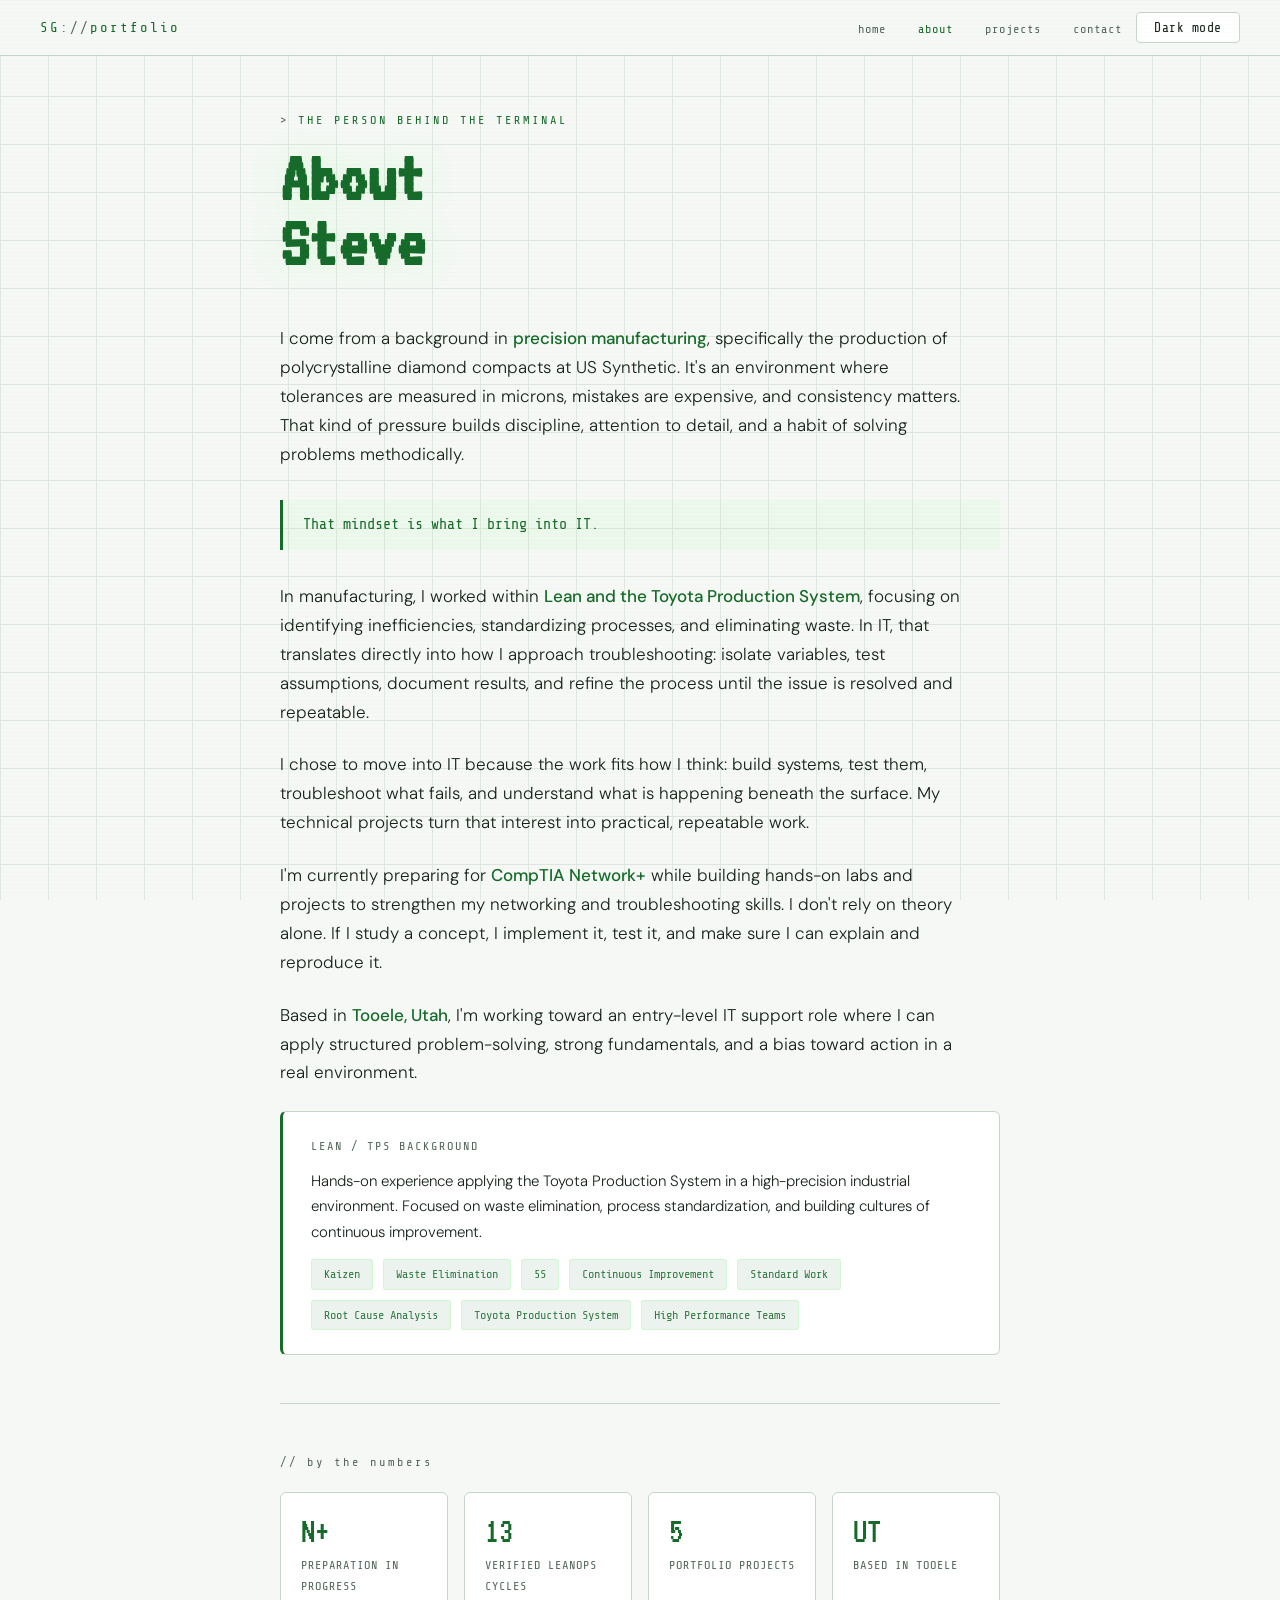
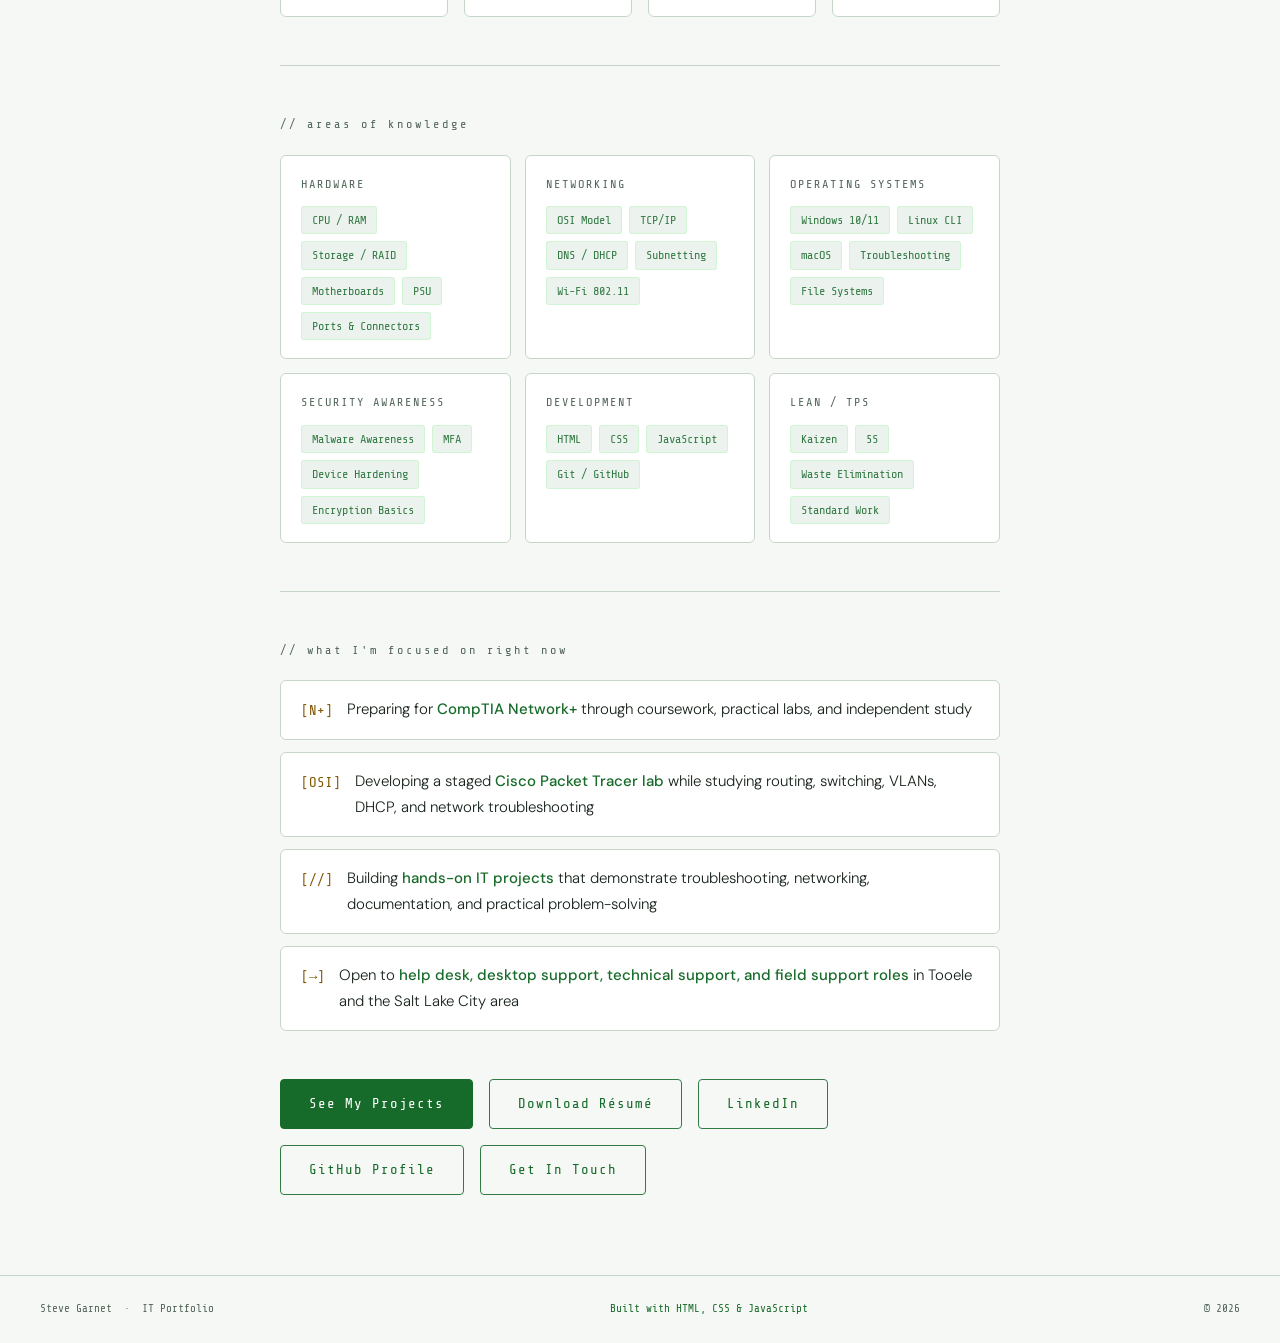
<file: about.html>
<!DOCTYPE html>
<html lang="en">
<head>
  <meta charset="UTF-8">
  <meta name="viewport" content="width=device-width, initial-scale=1.0">
  <meta name="description" content="Steve Garnet's transition from precision manufacturing and Lean leadership into entry-level IT support and networking.">
  <meta name="theme-color" content="#070b07">
  <meta property="og:type" content="profile">
  <meta property="og:title" content="About Steve Garnet">
  <meta property="og:description" content="Steve Garnet's transition from precision manufacturing and Lean leadership into entry-level IT support and networking.">
  <meta property="og:url" content="https://steve-g-git.github.io/A-Lab/about.html">
  <meta name="twitter:card" content="summary">
  <meta name="twitter:title" content="About Steve Garnet">
  <meta name="twitter:description" content="A process-driven transition into IT support and networking.">
  <link rel="canonical" href="https://steve-g-git.github.io/A-Lab/about.html">
  <link rel="icon" href="assets/favicon.svg" type="image/svg+xml">
  <title>About - Steve Garnet</title>
  <link rel="preconnect" href="https://fonts.googleapis.com">
  <link rel="preconnect" href="https://fonts.gstatic.com" crossorigin>
  <link href="https://fonts.googleapis.com/css2?family=Share+Tech+Mono&family=VT323&family=DM+Sans:wght@300;400;500&display=swap" rel="stylesheet">
  <style>
    :root {
      --green:      #33ff33;
      --green-dim:  #1a8a1a;
      --bg:         #070b07;
      --bg2:        #0d140d;
      --bg3:        #111a11;
      --text:       #c8e8c8;
      --text-dim:   #5a8a5a;
      --border:     #1a3a1a;
      --amber:      #ffcc44;
    }

    *, *::before, *::after { box-sizing: border-box; margin: 0; padding: 0; }
    html { scroll-behavior: smooth; }

    body {
      background: var(--bg);
      color: var(--text);
      font-family: 'DM Sans', sans-serif;
      font-weight: 300;
      line-height: 1.7;
      overflow-x: hidden;
    }

    body::before {
      content: '';
      position: fixed;
      inset: 0;
      background: repeating-linear-gradient(
        0deg, transparent, transparent 3px,
        rgba(0,0,0,0.04) 3px, rgba(0,0,0,0.04) 4px
      );
      pointer-events: none;
      z-index: 1000;
    }

    body::after {
      content: '';
      position: fixed;
      inset: 0;
      background-image:
        linear-gradient(var(--border) 1px, transparent 1px),
        linear-gradient(90deg, var(--border) 1px, transparent 1px);
      background-size: 48px 48px;
      opacity: 0.35;
      pointer-events: none;
      z-index: 0;
    }

    nav {
      position: fixed;
      top: 0; left: 0; right: 0;
      z-index: 100;
      background: rgba(7,11,7,0.92);
      backdrop-filter: blur(8px);
      border-bottom: 1px solid var(--border);
      padding: 0 40px;
      height: 56px;
      display: flex;
      align-items: center;
      justify-content: space-between;
    }

    .nav-brand { font-family: 'Share Tech Mono', monospace; font-size: 14px; color: var(--green); letter-spacing: 2px; text-decoration: none; }
    .nav-brand span { color: var(--text-dim); }
    .nav-links { display: flex; gap: 32px; list-style: none; }
    .nav-links a { font-family: 'Share Tech Mono', monospace; font-size: 12px; color: var(--text-dim); text-decoration: none; letter-spacing: 1px; transition: color 0.2s; }
    .nav-links a:hover { color: var(--green); }
    .nav-links a.active { color: var(--green); }

    .page {
      position: relative;
      z-index: 1;
      max-width: 800px;
      margin: 0 auto;
      padding: 110px 40px 80px;
    }

    .page-eyebrow { font-family: 'Share Tech Mono', monospace; font-size: 12px; color: var(--green); letter-spacing: 3px; margin-bottom: 16px; opacity: 0; animation: fadeUp 0.6s ease forwards 0.2s; }
    .page-eyebrow::before { content: '> '; color: var(--text-dim); }

    .page-title { font-family: 'VT323', monospace; font-size: 72px; color: var(--green); line-height: 0.9; margin-bottom: 48px; opacity: 0; animation: fadeUp 0.6s ease forwards 0.4s; text-shadow: 0 0 40px rgba(51,255,51,0.15); }

    .story { opacity: 0; animation: fadeUp 0.6s ease forwards 0.6s; }

    .story p { font-size: 17px; color: var(--text); margin-bottom: 24px; font-weight: 300; max-width: 680px; }
    .story p strong { color: var(--green); font-weight: 500; }
    .story p em { color: var(--amber); font-style: normal; }

    .story .callout {
      font-family: 'Share Tech Mono', monospace;
      font-size: 15px;
      color: var(--green);
      border-left: 3px solid var(--green);
      padding: 12px 20px;
      margin: 32px 0;
      background: rgba(51,255,51,0.04);
      border-radius: 0 4px 4px 0;
    }

    .divider { border: none; border-top: 1px solid var(--border); margin: 48px 0; }

    .lean-block {
      background: var(--bg2);
      border: 1px solid var(--border);
      border-left: 3px solid var(--green);
      border-radius: 6px;
      padding: 24px 28px;
      margin-bottom: 24px;
    }

    .lean-block-label { font-family: 'Share Tech Mono', monospace; font-size: 11px; color: var(--text-dim); letter-spacing: 2px; margin-bottom: 12px; }

    .lean-tags { display: flex; flex-wrap: wrap; gap: 10px; margin-top: 14px; }

    .lean-tag { font-family: 'Share Tech Mono', monospace; font-size: 11px; padding: 4px 12px; background: rgba(51,255,51,0.06); color: var(--green-dim); border: 1px solid rgba(51,255,51,0.15); border-radius: 3px; }

    .stats { display: grid; grid-template-columns: repeat(auto-fit, minmax(160px, 1fr)); gap: 16px; margin-bottom: 48px; }

    .stat-card { background: var(--bg2); border: 1px solid var(--border); border-radius: 6px; padding: 20px; }

    .stat-value { font-family: 'VT323', monospace; font-size: 36px; color: var(--green); line-height: 1; margin-bottom: 6px; }

    .stat-label { font-family: 'Share Tech Mono', monospace; font-size: 11px; color: var(--text-dim); letter-spacing: 1px; }

    .section-label { font-family: 'Share Tech Mono', monospace; font-size: 11px; color: var(--text-dim); letter-spacing: 3px; margin-bottom: 20px; }
    .section-label::before { content: '// '; }

    .skill-groups { display: grid; grid-template-columns: repeat(auto-fit, minmax(220px, 1fr)); gap: 14px; margin-bottom: 48px; }

    .skill-group { background: var(--bg2); border: 1px solid var(--border); border-radius: 6px; padding: 18px 20px; }

    .skill-group-label { font-family: 'Share Tech Mono', monospace; font-size: 10px; color: var(--text-dim); letter-spacing: 2px; margin-bottom: 12px; }

    .skill-group-tags { display: flex; flex-wrap: wrap; gap: 7px; }

    .skill-tag { font-family: 'Share Tech Mono', monospace; font-size: 11px; padding: 3px 10px; background: rgba(51,255,51,0.06); color: var(--green-dim); border: 1px solid rgba(51,255,51,0.15); border-radius: 3px; }

    .current-list { display: flex; flex-direction: column; gap: 12px; }

    .current-item { display: flex; align-items: flex-start; gap: 14px; background: var(--bg2); border: 1px solid var(--border); border-radius: 6px; padding: 16px 20px; }

    .current-icon { font-family: 'Share Tech Mono', monospace; font-size: 14px; color: var(--amber); flex-shrink: 0; margin-top: 2px; }

    .current-text { font-size: 15px; color: var(--text); }
    .current-text strong { color: var(--green); font-weight: 500; }

    .cta-row { display: flex; gap: 16px; flex-wrap: wrap; margin-top: 48px; }

    .btn { font-family: 'Share Tech Mono', monospace; font-size: 13px; letter-spacing: 1px; padding: 12px 28px; border-radius: 4px; text-decoration: none; transition: all 0.2s; }
    .btn-primary { background: var(--green); color: #050b05; border: 1px solid var(--green); font-weight: 500; }
    .btn-primary:hover { background: transparent; color: var(--green); }
    .btn-secondary { background: transparent; color: var(--green); border: 1px solid var(--green-dim); }
    .btn-secondary:hover { border-color: var(--green); background: rgba(51,255,51,0.05); }

    footer { position: relative; z-index: 1; border-top: 1px solid var(--border); padding: 24px 40px; display: flex; justify-content: space-between; align-items: center; font-family: 'Share Tech Mono', monospace; font-size: 11px; color: var(--text-dim); }

    @keyframes fadeUp { from { opacity: 0; transform: translateY(20px); } to { opacity: 1; transform: translateY(0); } }

    .reveal { opacity: 0; transform: translateY(24px); transition: opacity 0.6s ease, transform 0.6s ease; }
    .reveal.visible { opacity: 1; transform: translateY(0); }

    @media (max-width: 600px) {
      nav { padding: 0 20px; }
      .nav-links { gap: 20px; }
      .page { padding: 90px 20px 60px; }
      .page-title { font-size: 52px; }
      footer { flex-direction: column; gap: 8px; text-align: center; }
    }
  </style>
  <link rel="stylesheet" href="assets/site-polish.css">
  <script src="assets/site.js"></script>
</head>
<body>

  <a class="skip-link" href="#main">Skip to main content</a>

  <nav aria-label="Primary navigation">
    <a href="index.html" class="nav-brand">SG<span>://</span>portfolio</a>
    <div class="nav-actions">
      <ul class="nav-links" id="primary-menu" data-menu>
        <li><a href="index.html">home</a></li>
        <li><a href="about.html" class="active">about</a></li>
        <li><a href="projects.html">projects</a></li>
        <li><a href="index.html#contact">contact</a></li>
      </ul>
      <button class="nav-menu-toggle" type="button" data-menu-toggle aria-controls="primary-menu" aria-expanded="false">Menu</button>
      <button class="theme-toggle" type="button" data-theme-toggle>Theme</button>
    </div>
  </nav>

  <main class="page" id="main">

    <div class="page-eyebrow">THE PERSON BEHIND THE TERMINAL</div>
    <h1 class="page-title">About<br>Steve</h1>

    <div class="story">
      <p>
        I come from a background in <strong>precision manufacturing</strong>, specifically the
        production of polycrystalline diamond compacts at US Synthetic. It's an environment
        where tolerances are measured in microns, mistakes are expensive, and consistency
        matters. That kind of pressure builds discipline, attention to detail, and a habit of
        solving problems methodically.
      </p>

      <div class="callout">That mindset is what I bring into IT.</div>

      <p>
        In manufacturing, I worked within <strong>Lean and the Toyota Production System</strong>,
        focusing on identifying inefficiencies, standardizing processes, and eliminating waste.
        In IT, that translates directly into how I approach troubleshooting: isolate variables,
        test assumptions, document results, and refine the process until the issue is resolved
        and repeatable.
      </p>
      <p>
        I chose to move into IT because the work fits how I think: build systems, test them,
        troubleshoot what fails, and understand what is happening beneath the surface.
        My technical projects turn that interest into practical, repeatable work.
      </p>
      <p>
        I'm currently preparing for <strong>CompTIA Network+</strong> while building
        hands-on labs and projects to strengthen my networking and troubleshooting
        skills. I don't rely on theory alone. If I study a concept, I implement it,
        test it, and make sure I can explain and reproduce it.
      </p>
      <p>
        Based in <strong>Tooele, Utah</strong>, I'm working toward an entry-level IT support
        role where I can apply structured problem-solving, strong fundamentals, and a bias
        toward action in a real environment.
      </p>
    </div>

    <div class="lean-block reveal">
      <div class="lean-block-label">LEAN / TPS BACKGROUND</div>
      <p style="font-size:15px;color:var(--text);max-width:620px;">
        Hands-on experience applying the Toyota Production System in a high-precision
        industrial environment. Focused on waste elimination, process standardization,
        and building cultures of continuous improvement.
      </p>
      <div class="lean-tags">
        <span class="lean-tag">Kaizen</span>
        <span class="lean-tag">Waste Elimination</span>
        <span class="lean-tag">5S</span>
        <span class="lean-tag">Continuous Improvement</span>
        <span class="lean-tag">Standard Work</span>
        <span class="lean-tag">Root Cause Analysis</span>
        <span class="lean-tag">Toyota Production System</span>
        <span class="lean-tag">High Performance Teams</span>
      </div>
    </div>

    <hr class="divider reveal">

    <div class="section-label reveal">by the numbers</div>
    <div class="stats reveal">
      <div class="stat-card">
        <div class="stat-value">N+</div>
        <div class="stat-label">PREPARATION IN PROGRESS</div>
      </div>
      <div class="stat-card">
        <div class="stat-value">13</div>
        <div class="stat-label">VERIFIED LEANOPS CYCLES</div>
      </div>
      <div class="stat-card">
        <div class="stat-value">5</div>
        <div class="stat-label">PORTFOLIO PROJECTS</div>
      </div>
      <div class="stat-card">
        <div class="stat-value">UT</div>
        <div class="stat-label">BASED IN TOOELE</div>
      </div>
    </div>

    <hr class="divider reveal">

    <div class="section-label reveal">areas of knowledge</div>
    <div class="skill-groups reveal">
      <div class="skill-group">
        <div class="skill-group-label">HARDWARE</div>
        <div class="skill-group-tags">
          <span class="skill-tag">CPU / RAM</span>
          <span class="skill-tag">Storage / RAID</span>
          <span class="skill-tag">Motherboards</span>
          <span class="skill-tag">PSU</span>
          <span class="skill-tag">Ports & Connectors</span>
        </div>
      </div>
      <div class="skill-group">
        <div class="skill-group-label">NETWORKING</div>
        <div class="skill-group-tags">
          <span class="skill-tag">OSI Model</span>
          <span class="skill-tag">TCP/IP</span>
          <span class="skill-tag">DNS / DHCP</span>
          <span class="skill-tag">Subnetting</span>
          <span class="skill-tag">Wi-Fi 802.11</span>
        </div>
      </div>
      <div class="skill-group">
        <div class="skill-group-label">OPERATING SYSTEMS</div>
        <div class="skill-group-tags">
          <span class="skill-tag">Windows 10/11</span>
          <span class="skill-tag">Linux CLI</span>
          <span class="skill-tag">macOS</span>
          <span class="skill-tag">Troubleshooting</span>
          <span class="skill-tag">File Systems</span>
        </div>
      </div>
      <div class="skill-group">
        <div class="skill-group-label">SECURITY AWARENESS</div>
        <div class="skill-group-tags">
          <span class="skill-tag">Malware Awareness</span>
          <span class="skill-tag">MFA</span>
          <span class="skill-tag">Device Hardening</span>
          <span class="skill-tag">Encryption Basics</span>
        </div>
      </div>
      <div class="skill-group">
        <div class="skill-group-label">DEVELOPMENT</div>
        <div class="skill-group-tags">
          <span class="skill-tag">HTML</span>
          <span class="skill-tag">CSS</span>
          <span class="skill-tag">JavaScript</span>
          <span class="skill-tag">Git / GitHub</span>
        </div>
      </div>
      <div class="skill-group">
        <div class="skill-group-label">LEAN / TPS</div>
        <div class="skill-group-tags">
          <span class="skill-tag">Kaizen</span>
          <span class="skill-tag">5S</span>
          <span class="skill-tag">Waste Elimination</span>
          <span class="skill-tag">Standard Work</span>
        </div>
      </div>
    </div>

    <hr class="divider reveal">

    <div class="section-label reveal">what I'm focused on right now</div>
    <div class="current-list reveal">
      <div class="current-item">
        <div class="current-icon">[N+]</div>
        <div class="current-text">
          Preparing for <strong>CompTIA Network+</strong> through coursework,
          practical labs, and independent study
        </div>
      </div>
      <div class="current-item">
        <div class="current-icon">[OSI]</div>
        <div class="current-text">
          Developing a staged <strong>Cisco Packet Tracer lab</strong> while studying
          routing, switching, VLANs, DHCP, and network troubleshooting
        </div>
      </div>
      <div class="current-item">
        <div class="current-icon">[//]</div>
        <div class="current-text">
          Building <strong>hands-on IT projects</strong> that demonstrate
          troubleshooting, networking, documentation, and practical problem-solving
        </div>
      </div>
      <div class="current-item">
        <div class="current-icon">[→]</div>
        <div class="current-text">
          Open to <strong>help desk, desktop support, technical support,
          and field support roles</strong> in Tooele and the Salt Lake City area
        </div>
      </div>
    </div>

    <div class="cta-row reveal">
      <a href="projects.html" class="btn btn-primary">See My Projects</a>
      <a href="assets/resume/Steve_Garnet_Resume.pdf" class="btn btn-secondary" download>Download Résumé</a>
      <a href="https://www.linkedin.com/in/steve-garnet-502b10334/" class="btn btn-secondary" target="_blank" rel="me noopener noreferrer">LinkedIn</a>
      <a href="https://github.com/Steve-G-Git" class="btn btn-secondary" target="_blank" rel="me noopener noreferrer">GitHub Profile</a>
      <a href="mailto:stevegarnet@outlook.com" class="btn btn-secondary">Get In Touch</a>
    </div>

  </main>

  <footer>
    <span>Steve Garnet &nbsp;·&nbsp; IT Portfolio</span>
    <span style="color:var(--green)">Built with HTML, CSS &amp; JavaScript</span>
    <span>&copy; 2026</span>
  </footer>

  <script>
    const observer = new IntersectionObserver(entries => {
      entries.forEach(e => {
        if (e.isIntersecting) { e.target.classList.add('visible'); observer.unobserve(e.target); }
      });
    }, { threshold: 0.1 });

    document.querySelectorAll('.reveal').forEach(el => observer.observe(el));
  </script>
</body>
</html>
</file>
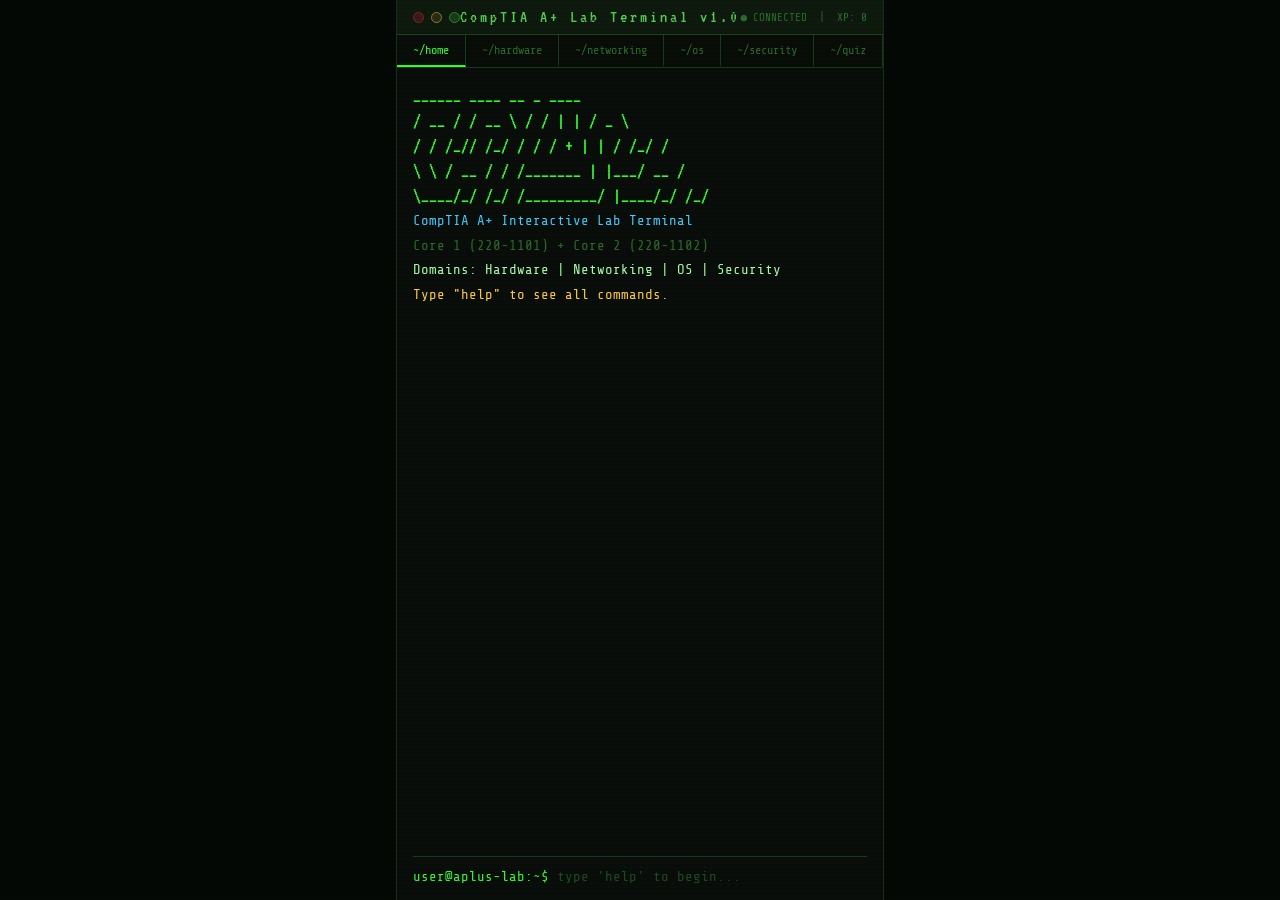
<file: CompTIALab.html>
<!DOCTYPE html>
<html lang="en">
<head>
  <meta charset="UTF-8">
  <meta name="viewport" content="width=device-width, initial-scale=1.0">
  <title>CompTIA A+ Lab Terminal</title>
  <link rel="preconnect" href="https://fonts.googleapis.com">
  <link href="https://fonts.googleapis.com/css2?family=Share+Tech+Mono&family=VT323&display=swap" rel="stylesheet">
  <style>
    *, *::before, *::after { box-sizing: border-box; margin: 0; padding: 0; }

    html, body {
      height: 100%;
      background: #050905;
      display: flex;
      align-items: center;
      justify-content: center;
      font-family: 'Share Tech Mono', monospace;
    }

    #lab {
      width: 100%;
      max-width: 900px;
      min-height: 100vh;
      background: #0a0e0a;
      color: #33ff33;
      display: flex;
      flex-direction: column;
      border-left: 1px solid #1a2e1a;
      border-right: 1px solid #1a2e1a;
    }

    /* ── Top bar ── */
    #topbar {
      background: #0d1a0d;
      border-bottom: 1px solid #1f3d1f;
      padding: 8px 16px;
      display: flex;
      align-items: center;
      justify-content: space-between;
      flex-shrink: 0;
    }
    .dots { display: flex; gap: 7px; align-items: center; }
    .dot { width: 11px; height: 11px; border-radius: 50%; }
    .dot-r { background: #3a1a1a; border: 1px solid #8b2020; }
    .dot-y { background: #2a2a1a; border: 1px solid #8b8020; }
    .dot-g { background: #1a3a1a; border: 1px solid #208b20; }
    #title-bar { font-family: 'VT323', monospace; font-size: 18px; color: #55cc55; letter-spacing: 3px; }
    #status-bar { font-size: 11px; color: #2d6b2d; }

    /* ── Tabs ── */
    #tabs {
      display: flex;
      background: #080d08;
      border-bottom: 1px solid #1a3a1a;
      overflow-x: auto;
      flex-shrink: 0;
      scrollbar-width: none;
    }
    #tabs::-webkit-scrollbar { display: none; }
    .tab {
      padding: 8px 16px;
      font-family: 'Share Tech Mono', monospace;
      font-size: 12px;
      color: #2d6b2d;
      cursor: pointer;
      white-space: nowrap;
      border: none;
      border-right: 1px solid #1a3a1a;
      border-bottom: 2px solid transparent;
      background: none;
      outline: none;
      transition: all 0.15s;
    }
    .tab:hover { color: #55cc55; background: #0d1a0d; }
    .tab.active { color: #33ff33; border-bottom: 2px solid #33ff33; background: #0a0e0a; }

    /* ── Terminal ── */
    #terminal {
      flex: 1;
      display: flex;
      flex-direction: column;
      padding: 16px;
      overflow: hidden;
    }

    #output {
      flex: 1;
      overflow-y: auto;
      font-size: 14px;
      line-height: 1.75;
      margin-bottom: 12px;
      scrollbar-width: thin;
      scrollbar-color: #1f3d1f #0a0e0a;
      min-height: 0;
    }
    #output::-webkit-scrollbar { width: 6px; }
    #output::-webkit-scrollbar-track { background: #0a0e0a; }
    #output::-webkit-scrollbar-thumb { background: #1f3d1f; border-radius: 3px; }

    /* ── Output line types ── */
    .line-cmd     { color: #33ff33; }
    .line-out     { color: #aaffaa; }
    .line-err     { color: #ff5555; }
    .line-warn    { color: #ffcc44; }
    .line-info    { color: #44ccff; }
    .line-success { color: #55ff55; font-weight: bold; }
    .line-title   { color: #33ff33; font-family: 'VT323', monospace; font-size: 20px; line-height: 1.25; }
    .line-dim     { color: #2d6b2d; }
    .line-score   { color: #ffcc44; }

    /* ── Input row ── */
    .prompt-row {
      display: flex;
      align-items: center;
      gap: 8px;
      border-top: 1px solid #1a3a1a;
      padding-top: 12px;
      flex-shrink: 0;
    }
    #prompt-label {
      color: #33ff33;
      font-size: 14px;
      white-space: nowrap;
      font-family: 'Share Tech Mono', monospace;
      flex-shrink: 0;
    }
    #cmd-input {
      flex: 1;
      background: transparent;
      border: none;
      outline: none;
      color: #33ff33;
      font-family: 'Share Tech Mono', monospace;
      font-size: 14px;
      caret-color: #33ff33;
      min-width: 0;
    }
    #cmd-input::placeholder { color: #1f4a1f; }

    /* ── Scanline overlay for CRT feel ── */
    body::after {
      content: '';
      position: fixed;
      inset: 0;
      background: repeating-linear-gradient(
        0deg,
        transparent,
        transparent 2px,
        rgba(0,0,0,0.03) 2px,
        rgba(0,0,0,0.03) 4px
      );
      pointer-events: none;
      z-index: 9999;
    }
  </style>
</head>
<body>

<div id="lab">
  <div id="topbar">
    <div class="dots">
      <div class="dot dot-r"></div>
      <div class="dot dot-y"></div>
      <div class="dot dot-g"></div>
    </div>
    <div id="title-bar">CompTIA A+ Lab Terminal v1.0</div>
    <div id="status-bar">● CONNECTED &nbsp;|&nbsp; <span id="score-display">XP: 0</span></div>
  </div>

  <div id="tabs">
    <button class="tab active" onclick="switchModule('home')">~/home</button>
    <button class="tab" onclick="switchModule('hardware')">~/hardware</button>
    <button class="tab" onclick="switchModule('networking')">~/networking</button>
    <button class="tab" onclick="switchModule('os')">~/os</button>
    <button class="tab" onclick="switchModule('security')">~/security</button>
    <button class="tab" onclick="switchModule('quiz')">~/quiz</button>
  </div>

  <div id="terminal">
    <div id="output"></div>
    <div class="prompt-row">
      <span id="prompt-label">user@aplus-lab:~$</span>
      <input id="cmd-input" autocomplete="off" autocorrect="off" autocapitalize="off" spellcheck="false" placeholder="type 'help' to begin..." />
    </div>
  </div>
</div>

<script>
const out = document.getElementById('output');
const inp = document.getElementById('cmd-input');
const scoreDisplay = document.getElementById('score-display');
const promptLabel  = document.getElementById('prompt-label');

let state = {
  module: 'home',
  xp: 0,
  quizActive: false,
  history: [],
  historyIndex: -1
};

const prompts = {
  home:       'user@aplus-lab:~$',
  hardware:   'user@aplus-lab:~/hardware$',
  networking: 'user@aplus-lab:~/networking$',
  os:         'user@aplus-lab:~/os$',
  security:   'user@aplus-lab:~/security$',
  quiz:       'user@aplus-lab:~/quiz$',
};

/* ─────────────────────────────────────────
   STUDY DATA
───────────────────────────────────────── */
const data = {
  hardware: {
    ram: {
      title: 'RAM — Random Access Memory',
      body: [
        ['info', 'Form factors: DIMM (desktop, 288-pin), SO-DIMM (laptop, 260-pin)'],
        ['out',  'Types:'],
        ['out',  '  DDR4   — 2133–3200 MHz, 1.2V, 288-pin DIMM'],
        ['out',  '  DDR5   — 4800–6400 MHz, 1.1V, 288-pin DIMM (not backward compat)'],
        ['out',  '  DDR3   — 1066–2133 MHz, 1.5V (legacy)'],
        ['warn', 'Channels: Single / Dual / Triple / Quad — match sticks for dual channel'],
        ['out',  'ECC RAM — Error Correcting Code, for servers, corrects 1-bit errors'],
        ['info', 'Key exam tip: DDR slots are keyed — wrong generation won\'t physically fit'],
      ]
    },
    cpu: {
      title: 'CPU — Central Processing Unit',
      body: [
        ['info', 'Sockets: Intel LGA (pins on motherboard) | AMD AM4/AM5 (pins on CPU)'],
        ['out',  'Cores: physical execution units | Threads: logical (Hyper-Threading / SMT)'],
        ['out',  'Clock speed: GHz (base + boost) | Cache: L1 < L2 < L3 (size vs speed)'],
        ['warn', 'Thermal paste: required between CPU and heatsink for heat transfer'],
        ['out',  'Cooling: Air (heatsink+fan) | AIO liquid | Custom loop'],
        ['info', 'Key exam tip: Always ground yourself (ESD wrist strap) before handling CPU'],
      ]
    },
    storage: {
      title: 'Storage Devices',
      body: [
        ['out',  'HDD  — spinning platters, 3.5" desktop / 2.5" laptop, SATA III (6Gb/s)'],
        ['out',  'SSD  — NAND flash, 2.5" SATA or M.2 form factor'],
        ['info', '  M.2 slots can be SATA or NVMe (PCIe) — check motherboard specs!'],
        ['out',  'NVMe — PCIe lanes, far faster than SATA (up to 7000 MB/s on PCIe 4.0)'],
        ['warn', 'Optical: DVD (4.7GB) | Blu-ray (25GB per layer)'],
        ['out',  'RAID:'],
        ['out',  '  RAID 0  — Striping (speed, NO redundancy)'],
        ['out',  '  RAID 1  — Mirroring (redundancy, 50% usable)'],
        ['out',  '  RAID 5  — Striping + parity (min 3 disks, 1 fault tolerant)'],
        ['out',  '  RAID 10 — Mirror of stripes (min 4 disks, speed + redundancy)'],
      ]
    },
    ports: {
      title: 'Common Ports & Connectors',
      body: [
        ['out',  'USB-A 2.0  — black, 480 Mb/s  | USB-A 3.0 — blue, 5 Gb/s'],
        ['out',  'USB-A 3.1  — teal/blue, 10 Gb/s | USB4 — 40 Gb/s'],
        ['info', 'USB-C — reversible, can carry USB / Thunderbolt / DisplayPort / power'],
        ['out',  'Thunderbolt 3/4 — 40 Gb/s, uses USB-C connector, daisy-chain up to 6'],
        ['out',  'Display: HDMI (audio+video) | DisplayPort (higher refresh/res) | VGA (analog, legacy)'],
        ['warn', 'eSATA — external SATA for drives, no power delivery'],
        ['out',  'Audio jacks: green=speakers, pink=mic, blue=line-in'],
      ]
    },
    motherboard: {
      title: 'Motherboard',
      body: [
        ['out',  'Form factors: ATX (305x244mm) | mATX | Mini-ITX (170x170mm)'],
        ['info', 'Chipset: bridges CPU to peripherals, determines supported CPU/RAM/features'],
        ['out',  'Slots: PCIe x16 (GPU) | PCIe x1 (cards) | M.2 (NVMe/SATA SSD)'],
        ['out',  'BIOS/UEFI: firmware, POST checks hardware, boots OS'],
        ['warn', 'CMOS battery (CR2032): stores BIOS settings & clock. Dead = date resets'],
        ['out',  'Power connectors: 24-pin ATX (motherboard) + 8-pin EPS (CPU)'],
        ['info', 'Front panel headers: power button, reset, HDD LED, power LED, USB, audio'],
      ]
    },
    psu: {
      title: 'Power Supply Unit (PSU)',
      body: [
        ['out',  'Converts AC wall power to DC voltages the PC uses: 3.3V, 5V, 12V'],
        ['info', 'Wattage: add up all component TDPs — then add 20% headroom'],
        ['out',  '80 Plus ratings: Standard < Bronze < Silver < Gold < Platinum < Titanium'],
        ['warn', 'Modular PSU — only connect cables you need (less cable clutter)'],
        ['out',  'ATX form factor standard — most cases and PSUs use ATX'],
        ['info', 'Key exam tip: PSU failure symptoms — random shutdowns, burning smell, no POST'],
      ]
    },
  },

  networking: {
    osi: {
      title: 'OSI Model — 7 Layers',
      body: [
        ['out',  '7  Application  — HTTP, FTP, DNS, SMTP (user-facing protocols)'],
        ['out',  '6  Presentation — encryption, compression, format conversion (SSL/TLS)'],
        ['out',  '5  Session      — establish/manage/terminate sessions (NetBIOS, RPC)'],
        ['out',  '4  Transport    — TCP (reliable) / UDP (fast) | ports | segmentation'],
        ['out',  '3  Network      — IP addressing, routing (routers operate here)'],
        ['out',  '2  Data Link    — MAC addresses, switches, frames (Ethernet, Wi-Fi)'],
        ['out',  '1  Physical     — bits, cables, hubs, repeaters, voltages'],
        ['info', 'Mnemonic (top-down): "All People Seem To Need Data Processing"'],
        ['warn', 'Exam: switches=layer 2, routers=layer 3, hubs=layer 1'],
      ]
    },
    ports: {
      title: 'Common Network Ports',
      body: [
        ['out',  '20/21  FTP    — File Transfer (21=control, 20=data)'],
        ['out',  '22     SSH    — Secure Shell (encrypted remote admin)'],
        ['out',  '23     Telnet — unencrypted remote (avoid! use SSH)'],
        ['out',  '25     SMTP   — sending email'],
        ['out',  '53     DNS    — domain name resolution (UDP/TCP)'],
        ['out',  '67/68  DHCP   — dynamic IP assignment'],
        ['out',  '80     HTTP   — web (unencrypted)'],
        ['out',  '110    POP3   — receive email (downloads, removes from server)'],
        ['out',  '143    IMAP   — receive email (syncs, keeps on server)'],
        ['out',  '443    HTTPS  — secure web (TLS)'],
        ['out',  '3389   RDP    — Remote Desktop Protocol (Windows)'],
        ['warn', 'Range 0-1023 = well-known | 1024-49151 = registered | rest = dynamic'],
      ]
    },
    'tcp-ip': {
      title: 'TCP vs UDP',
      body: [
        ['out',  'TCP — Transmission Control Protocol'],
        ['out',  '  Connection-oriented (3-way handshake: SYN > SYN-ACK > ACK)'],
        ['out',  '  Reliable: ACKs, retransmission, ordering, flow control'],
        ['info', '  Use: HTTP/S, FTP, SSH, email — anything needing data integrity'],
        ['out',  ''],
        ['out',  'UDP — User Datagram Protocol'],
        ['out',  '  Connectionless — fire and forget, no handshake'],
        ['out',  '  Faster, lower overhead, no delivery guarantee'],
        ['warn', '  Use: DNS, DHCP, VoIP, video streaming, online gaming'],
      ]
    },
    subnetting: {
      title: 'Subnetting Basics',
      body: [
        ['out',  'IP Address classes (classful — exam-tested):'],
        ['out',  '  Class A: 1-126.x.x.x    /8   — 16M hosts per network'],
        ['out',  '  Class B: 128-191.x.x.x  /16  — 65K hosts per network'],
        ['out',  '  Class C: 192-223.x.x.x  /24  — 254 hosts per network'],
        ['info', 'Private ranges: 10.0.0.0/8 | 172.16-31.x.x/12 | 192.168.0.0/16'],
        ['out',  'CIDR /24 = 255.255.255.0 = 256 addresses (254 usable)'],
        ['out',  'CIDR /25 = 255.255.255.128 = 128 addresses (126 usable, 2 subnets)'],
        ['warn', 'Formula: usable hosts = 2^(host bits) - 2'],
        ['out',  'Loopback: 127.0.0.1 | APIPA: 169.254.x.x (no DHCP reached)'],
      ]
    },
    wireless: {
      title: 'Wireless Networking Standards',
      body: [
        ['out',  '802.11a  — 5 GHz,     54 Mbps  (older)'],
        ['out',  '802.11b  — 2.4 GHz,   11 Mbps  (legacy)'],
        ['out',  '802.11g  — 2.4 GHz,   54 Mbps'],
        ['out',  '802.11n  — 2.4/5 GHz, 600 Mbps (Wi-Fi 4, MIMO)'],
        ['out',  '802.11ac — 5 GHz,     3.5 Gbps (Wi-Fi 5)'],
        ['out',  '802.11ax — 2.4/5/6GHz, 9.6 Gbps (Wi-Fi 6/6E)'],
        ['warn', '2.4 GHz: longer range, more interference | 5 GHz: faster, shorter range'],
        ['info', 'WPA3 = current best security | WPA2 = still widely used | WEP = broken'],
        ['out',  'Non-overlapping 2.4GHz channels: 1, 6, and 11'],
      ]
    },
    cables: {
      title: 'Network Cables',
      body: [
        ['out',  'Cat 5e  — up to 1 Gbps,  100m'],
        ['out',  'Cat 6   — up to 10 Gbps, 55m (10G) / 100m (1G)'],
        ['out',  'Cat 6a  — up to 10 Gbps, 100m (full distance)'],
        ['out',  'Fiber:  Single-mode (long distance) | Multi-mode (shorter, cheaper)'],
        ['info', 'Straight-through: PC to switch | Crossover: PC to PC (or same device)'],
        ['warn', 'Modern switches auto-detect (Auto-MDIX) — crossover rarely needed now'],
        ['out',  'Coaxial (RG-6): cable internet/TV | Plenum-rated: for air spaces (fire safe)'],
      ]
    },
  },

  os: {
    windows: {
      title: 'Windows — Key Concepts',
      body: [
        ['out',  'File systems: NTFS (modern, ACLs, encryption) | FAT32 | exFAT (flash)'],
        ['info', 'NTFS max file size: 16TB | FAT32 max file size: 4GB'],
        ['out',  'Key tools:'],
        ['out',  '  msconfig    — startup, boot options, safe mode'],
        ['out',  '  regedit     — registry editor (HKLM, HKCU, HKCR, HKU, HKCC)'],
        ['out',  '  devmgmt.msc — Device Manager (yellow ! = driver problem)'],
        ['out',  '  eventvwr    — Event Viewer (Application, System, Security logs)'],
        ['out',  '  diskpart    — CLI disk management'],
        ['out',  '  taskmgr     — Task Manager (Ctrl+Shift+Esc)'],
        ['warn', 'Quick tip: Win+R opens the Run box — fastest way to open tools'],
        ['info', 'Editions: Home < Pro < Enterprise | Pro adds domain join, BitLocker'],
      ]
    },
    linux: {
      title: 'Linux — Essential Commands',
      body: [
        ['out',  'ls        — list files | ls -la (show hidden + permissions)'],
        ['out',  'cd        — change directory | cd .. (up) | cd ~ (home)'],
        ['out',  'pwd       — print working directory'],
        ['out',  'cp/mv/rm  — copy / move / remove files'],
        ['out',  'chmod     — change permissions (chmod 755 file)'],
        ['out',  'chown     — change owner (chown user:group file)'],
        ['info', 'Permissions: rwx = 4+2+1 | 755 = rwxr-xr-x | 644 = rw-r--r--'],
        ['out',  'sudo      — run as superuser | su — switch user'],
        ['out',  'apt/yum   — package managers (Debian/RHEL families)'],
        ['warn', '/etc=config | /var/log=logs | /home=users | /boot=kernel'],
        ['out',  'ps aux    — running processes | kill -9 PID — force kill'],
      ]
    },
    macos: {
      title: 'macOS — Key Concepts',
      body: [
        ['out',  'File system: APFS (modern) | HFS+ (legacy)'],
        ['out',  'Disk Utility    — format, partition, verify/repair disks'],
        ['out',  'Activity Monitor — like Task Manager (CPU, memory, disk, network)'],
        ['out',  'Terminal         — full bash/zsh shell, Unix underpinnings'],
        ['info', 'System Settings  — central config hub (was System Preferences)'],
        ['out',  'Finder           — file manager | Spotlight (Cmd+Space) — search'],
        ['warn', 'FileVault — full-disk encryption (equivalent to BitLocker)'],
        ['out',  'Time Machine — automated backup to external drive or NAS'],
        ['info', 'SIP (System Integrity Protection) — protects core OS files'],
      ]
    },
    troubleshooting: {
      title: 'OS Troubleshooting',
      body: [
        ['out',  'Windows BSOD: note the stop code — it tells you what failed'],
        ['out',  '  MEMORY_MANAGEMENT    — run memtest86+ to check RAM'],
        ['out',  '  INACCESSIBLE_BOOT_DEVICE — check SATA/AHCI mode in BIOS'],
        ['warn', 'Safe Mode: loads minimal drivers — great for isolating software issues'],
        ['out',  'Windows Recovery (WinRE):'],
        ['out',  '  sfc /scannow                        — repairs corrupt OS files'],
        ['out',  '  DISM /Online /Cleanup-Image /RestoreHealth — repairs Windows image'],
        ['info', 'Boot sequence: POST > UEFI/BIOS > Boot loader > OS kernel > login'],
        ['out',  'Profile corrupt? Create a new user account and test in that profile'],
      ]
    },
    commands: {
      title: 'Windows CLI Commands',
      body: [
        ['out',  'ipconfig        — show IP config | ipconfig /all (full detail)'],
        ['out',  'ipconfig /release + /renew — release and get new DHCP lease'],
        ['out',  'ping <host>     — test connectivity'],
        ['out',  'tracert <host>  — trace route (hops to destination)'],
        ['out',  'nslookup        — DNS lookup tool'],
        ['out',  'netstat -an     — show active connections and listening ports'],
        ['info', 'chkdsk /f /r    — check and repair disk errors'],
        ['out',  'shutdown /r /t 0 — restart immediately'],
        ['warn', 'Always run Command Prompt as Administrator for system-level commands'],
      ]
    },
  },

  security: {
    threats: {
      title: 'Common Security Threats',
      body: [
        ['err',  'Malware types:'],
        ['out',  '  Virus      — attaches to files, spreads on execution'],
        ['out',  '  Worm       — self-replicates over network, no host file needed'],
        ['out',  '  Trojan     — disguised as legitimate software'],
        ['out',  '  Ransomware — encrypts files, demands payment (e.g. WannaCry)'],
        ['out',  '  Rootkit    — hides in OS/kernel, very hard to detect/remove'],
        ['out',  '  Spyware    — silently monitors and exfiltrates data'],
        ['out',  '  Adware     — unwanted ads, often bundles spyware'],
        ['warn', 'Social engineering:'],
        ['out',  '  Phishing        — mass deceptive emails'],
        ['out',  '  Spear phishing  — targeted, personalized phishing'],
        ['out',  '  Vishing         — voice/phone based'],
        ['out',  '  Tailgating      — physically following through a secure door'],
      ]
    },
    hardening: {
      title: 'System Hardening',
      body: [
        ['info', 'Principle of least privilege — only the minimum access needed'],
        ['out',  'Disable unused ports and services (reduce attack surface)'],
        ['out',  'Keep OS and software fully patched — patch management is critical'],
        ['out',  'Strong passwords: min 12 chars, upper+lower+number+symbol'],
        ['warn', 'MFA — something you know + something you have + something you are'],
        ['out',  'Account lockout policies — limit failed login attempts'],
        ['out',  'Full disk encryption: BitLocker (Win) | FileVault (Mac) | LUKS (Linux)'],
        ['out',  'Firewall: host-based (Windows Defender) + network-level firewall'],
        ['info', 'Change default credentials on ALL devices immediately!'],
        ['out',  'Disable autorun/autoplay — common malware entry vector on USB'],
      ]
    },
    encryption: {
      title: 'Encryption & Protocols',
      body: [
        ['out',  'Symmetric — same key encrypts and decrypts (AES, DES, 3DES)'],
        ['out',  '  AES-256 — current gold standard symmetric cipher'],
        ['out',  'Asymmetric — public key encrypts, private key decrypts (RSA)'],
        ['info', 'SSL/TLS — encrypts web traffic (TLS 1.3 current, SSL deprecated)'],
        ['out',  'HTTPS = HTTP + TLS | SFTP = FTP + SSH | FTPS = FTP + SSL/TLS'],
        ['out',  'Hashing: one-way | MD5/SHA-1 = broken | SHA-256 = current standard'],
        ['warn', 'MD5 and SHA-1 are cryptographically broken — never use for security'],
        ['out',  'PKI: Certificate Authority (CA) issues digital certificates'],
        ['out',  '802.1X — port-based NAC, RADIUS server authenticates devices'],
      ]
    },
    physical: {
      title: 'Physical Security',
      body: [
        ['out',  'Cable locks — Kensington lock for laptops in public'],
        ['out',  'Server room: badge access, mantrap (double-door), biometrics'],
        ['warn', 'Tailgating/piggybacking — never let unknown people through secure doors'],
        ['out',  'Privacy screen — prevents shoulder surfing'],
        ['out',  'Data destruction: shredding HDDs, degaussing magnetic media'],
        ['info', 'CCTV — deterrent and forensic evidence'],
        ['out',  'Asset tracking — RFID tags, barcodes, inventory management'],
        ['warn', 'Dumpster diving — shred ALL documents with company information'],
      ]
    },
    malware: {
      title: 'Malware Removal Process',
      body: [
        ['out',  '1. Identify and research the malware symptoms'],
        ['out',  '2. Quarantine the infected system (disconnect from network)'],
        ['out',  '3. Disable System Restore (prevents malware hiding in restore points)'],
        ['out',  '4. Boot into Safe Mode'],
        ['out',  '5. Run up-to-date anti-malware scan'],
        ['out',  '6. Remove all identified threats'],
        ['out',  '7. Re-enable System Restore, create new restore point'],
        ['out',  '8. Update and patch the system'],
        ['info', '9. Educate the user — how did this happen?'],
        ['warn', 'If you cannot remove it, consider nuke and pave (wipe and reinstall)'],
      ]
    },
  }
};

/* ─────────────────────────────────────────
   QUIZ BANK
───────────────────────────────────────── */
const quizBank = [
  { q: 'What RAID level provides striping with NO fault tolerance?', a: ['raid 0','0'], hint: 'Speed over safety.', domain: 'hardware', xp: 10 },
  { q: 'What color indicates a USB 3.0 port (5 Gbps)?', a: ['blue'], hint: 'Blue = fast.', domain: 'hardware', xp: 10 },
  { q: 'Which form factor does laptop RAM use?', a: ['so-dimm','sodimm'], hint: 'Small Outline...', domain: 'hardware', xp: 10 },
  { q: 'What connects to the 24-pin ATX connector on a motherboard?', a: ['psu','power supply','power supply unit'], hint: 'The big cable from your PSU.', domain: 'hardware', xp: 10 },
  { q: 'What RAID level requires minimum 3 disks and tolerates 1 failure?', a: ['raid 5','5'], hint: 'Uses parity.', domain: 'hardware', xp: 15 },
  { q: 'What port does SSH use by default?', a: ['22','port 22'], hint: 'Small number.', domain: 'networking', xp: 10 },
  { q: 'Which OSI layer do routers operate at?', a: ['layer 3','3','network','network layer'], hint: 'Think IP addresses.', domain: 'networking', xp: 10 },
  { q: 'What is the APIPA address range when DHCP fails?', a: ['169.254','169.254.x.x','169.254.0.0'], hint: 'Starts with 169.', domain: 'networking', xp: 15 },
  { q: 'Which port does HTTPS use?', a: ['443','port 443'], hint: 'Three digits, starts with 4.', domain: 'networking', xp: 5 },
  { q: 'Which 802.11 standard is Wi-Fi 6?', a: ['802.11ax','11ax','ax'], hint: 'After ac comes...', domain: 'networking', xp: 15 },
  { q: 'What non-overlapping 2.4GHz channels should you use?', a: ['1 6 11','1, 6, 11','channels 1 6 11'], hint: 'Three specific numbers.', domain: 'networking', xp: 15 },
  { q: 'Which command scans and repairs corrupt Windows system files?', a: ['sfc /scannow','sfc'], hint: 'System File Checker.', domain: 'os', xp: 10 },
  { q: 'What Windows tool manages device drivers?', a: ['device manager','devmgmt.msc'], hint: 'Yellow exclamation marks live here.', domain: 'os', xp: 10 },
  { q: 'What file system does Windows use for modern drives?', a: ['ntfs'], hint: 'Supports encryption and ACLs.', domain: 'os', xp: 10 },
  { q: 'What key command opens Task Manager on Windows?', a: ['ctrl+shift+esc','ctrl shift esc'], hint: 'Three keys.', domain: 'os', xp: 5 },
  { q: 'What does MFA stand for?', a: ['multi-factor authentication','multifactor authentication'], hint: 'More than one way to prove identity.', domain: 'security', xp: 5 },
  { q: 'Which hash algorithm is broken and should NOT be used?', a: ['md5','sha-1','sha1'], hint: 'Old 90s-era algorithms.', domain: 'security', xp: 15 },
  { q: 'What malware disguises itself as legitimate software?', a: ['trojan','trojan horse'], hint: 'Greek mythology.', domain: 'security', xp: 10 },
  { q: 'What is the principle of least privilege?', a: ['minimum access','only minimum access needed','least access needed'], hint: 'Give only what is needed.', domain: 'security', xp: 10 },
  { q: 'What malware self-replicates across a network without a host file?', a: ['worm'], hint: 'No file needed to spread.', domain: 'security', xp: 10 },
];

/* ─────────────────────────────────────────
   TERMINAL HELPERS
───────────────────────────────────────── */
function print(text, cls = 'line-out') {
  const div = document.createElement('div');
  div.className = cls;
  div.textContent = text;
  out.appendChild(div);
  out.scrollTop = out.scrollHeight;
}

function blank() { print(''); }

function addXP(n) {
  state.xp += n;
  scoreDisplay.textContent = 'XP: ' + state.xp;
  print('  +' + n + ' XP!', 'line-score');
}

/* ─────────────────────────────────────────
   BANNER
───────────────────────────────────────── */
function showBanner() {
  out.innerHTML = '';
  print('  ______  ____    __      _       ____  ', 'line-title');
  print(' / __  / / __ \\  / /     | |     / _  \\ ', 'line-title');
  print('/ /  /_// /_/ / / /   +  | |    / /_/ / ', 'line-title');
  print('\\ \\    / __  / / /_______ | |___/ __  /  ', 'line-title');
  print(' \\____/_/ /_/ /_________/ |____/_/ /_/   ', 'line-title');
  blank();
  print('  CompTIA A+ Interactive Lab Terminal', 'line-info');
  print('  Core 1 (220-1101) + Core 2 (220-1102)', 'line-dim');
  blank();
  print('  Domains: Hardware | Networking | OS | Security', 'line-out');
  blank();
  print('  Type "help" to see all commands.', 'line-warn');
  blank();
}

/* ─────────────────────────────────────────
   HELP
───────────────────────────────────────── */
function showHelp() {
  const m = state.module;
  blank();
  print('  COMMANDS', 'line-info');
  print('  ──────────────────────────────────────', 'line-dim');
  print('  cd <module>  — navigate to a module', 'line-out');
  print('  ls           — list topics in current module', 'line-out');
  print('  cat <topic>  — display topic details (+5 XP)', 'line-out');
  print('  quiz         — go to quiz module', 'line-out');
  print('  score        — show your XP and rank', 'line-out');
  print('  clear        — clear terminal', 'line-out');
  print('  home         — return to home screen', 'line-out');
  blank();
  print('  MODULES', 'line-info');
  print('  ──────────────────────────────────────', 'line-dim');
  print('  hardware | networking | os | security | quiz', 'line-out');
  blank();
  if (m !== 'home' && m !== 'quiz' && data[m]) {
    const topics = Object.keys(data[m]).join(' | ');
    print('  TOPICS IN ~/' + m.toUpperCase(), 'line-info');
    print('  ──────────────────────────────────────', 'line-dim');
    print('  ' + topics, 'line-out');
    blank();
  }
  if (m === 'quiz') {
    print('  QUIZ COMMANDS', 'line-info');
    print('  ──────────────────────────────────────', 'line-dim');
    print('  start              — all domains (20 questions)', 'line-out');
    print('  start hardware     — hardware only', 'line-out');
    print('  start networking   — networking only', 'line-out');
    print('  start os           — OS only', 'line-out');
    print('  start security     — security only', 'line-out');
    blank();
    print('  During quiz: "hint" for a clue | "skip" to skip', 'line-dim');
    blank();
  }
}

/* ─────────────────────────────────────────
   LS
───────────────────────────────────────── */
function showLS() {
  const m = state.module;
  blank();
  if (m === 'home') {
    print('  MODULES', 'line-info');
    ['hardware','networking','os','security','quiz'].forEach(n => {
      print('  drwxr-xr-x  ' + n + '/', 'line-out');
    });
  } else if (m === 'quiz') {
    print('  Quiz mode — no files to list.', 'line-dim');
    print('  Type "start" to begin a quiz.', 'line-out');
  } else if (data[m]) {
    print('  TOPICS IN ~/' + m.toUpperCase(), 'line-info');
    Object.keys(data[m]).forEach(k => {
      print('  -rw-r--r--  ' + k + '.md', 'line-out');
    });
    blank();
    print('  Use: cat <topic> to read', 'line-dim');
  }
  blank();
}

/* ─────────────────────────────────────────
   CAT
───────────────────────────────────────── */
function showCat(topic) {
  const m = state.module;
  let found = null;

  if (m !== 'home' && m !== 'quiz' && data[m] && data[m][topic]) {
    found = data[m][topic];
  } else {
    for (const s of Object.keys(data)) {
      if (data[s][topic]) { found = data[s][topic]; break; }
    }
  }

  if (!found) {
    print('  cat: ' + topic + ': No such file', 'line-err');
    print('  Use "ls" to list available topics.', 'line-dim');
    return;
  }

  blank();
  print('  ══════════════════════════════════════', 'line-dim');
  print('  ' + found.title, 'line-info');
  print('  ══════════════════════════════════════', 'line-dim');
  found.body.forEach(([cls, txt]) => print('  ' + txt, 'line-' + cls));
  blank();
  addXP(5);
}

/* ─────────────────────────────────────────
   SCORE
───────────────────────────────────────── */
function showScore() {
  blank();
  print('  XP: ' + state.xp, 'line-score');
  const rank =
    state.xp < 30  ? 'Trainee Technician' :
    state.xp < 80  ? 'Help Desk I' :
    state.xp < 150 ? 'Support Technician' :
    state.xp < 250 ? 'A+ Candidate' :
    state.xp < 400 ? 'Senior Technician' :
                     'CompTIA A+ Ready!';
  print('  Rank: ' + rank, 'line-info');
  blank();
}

/* ─────────────────────────────────────────
   MODULE SWITCH
───────────────────────────────────────── */
function switchModule(mod) {
  state.module = mod;
  state.quizActive = false;
  currentQuiz = null;

  document.querySelectorAll('.tab').forEach(t => t.classList.remove('active'));
  document.querySelectorAll('.tab').forEach(t => {
    if (t.textContent.trim() === '~/' + mod) t.classList.add('active');
  });

  promptLabel.textContent = prompts[mod] || 'user@aplus-lab:~$';

  if (mod === 'home') { showBanner(); inp.focus(); return; }

  out.innerHTML = '';
  blank();
  print('  [ ' + mod.toUpperCase() + ' ]', 'line-info');
  print('  ──────────────────────────────────────', 'line-dim');

  if (mod === 'quiz') {
    print('  Ready to test your knowledge?', 'line-out');
    blank();
    print('  start              — all domains', 'line-out');
    print('  start hardware     — hardware only', 'line-out');
    print('  start networking   — networking only', 'line-out');
    print('  start os           — OS only', 'line-out');
    print('  start security     — security only', 'line-out');
  } else if (data[mod]) {
    const topics = Object.keys(data[mod]).join(', ');
    print('  Topics: ' + topics, 'line-out');
    blank();
    print('  Use "cat <topic>" to study | "ls" to list all', 'line-dim');
  }

  blank();
  inp.focus();
}

/* ─────────────────────────────────────────
   QUIZ ENGINE
───────────────────────────────────────── */
let quizQueue = [];
let currentQuiz = null;
let quizScore = 0;
let quizTotal = 0;
let quizIndex = 0;

function startQuiz(domain) {
  state.quizActive = true;
  quizScore = 0;
  quizQueue = quizBank
    .filter(q => !domain || q.domain === domain)
    .sort(() => Math.random() - 0.5)
    .slice(0, 10);
  quizTotal = quizQueue.length;
  quizIndex = 0;

  blank();
  print('  ╔══════════════════════════════════════╗', 'line-warn');
  print('  ║   QUIZ MODE                          ║', 'line-warn');
  print('  ║   ' + quizTotal + ' questions' + (domain ? ' — ' + domain : ' — all domains') + ' '.repeat(Math.max(0, 22 - (domain || 'all domains').length)) + '║', 'line-warn');
  print('  ╚══════════════════════════════════════╝', 'line-warn');
  blank();
  print('  Type your answer and press Enter.', 'line-dim');
  print('  "hint" for a clue | "skip" to skip', 'line-dim');
  blank();

  nextQuestion();
}

function nextQuestion() {
  if (quizIndex >= quizQueue.length) { endQuiz(); return; }
  currentQuiz = quizQueue[quizIndex++];
  print('  [' + quizIndex + '/' + quizTotal + '] <' + currentQuiz.domain.toUpperCase() + '>', 'line-info');
  print('  ' + currentQuiz.q, 'line-warn');
  blank();
}

function checkAnswer(ans) {
  if (!currentQuiz) return;
  const clean = ans.toLowerCase().trim();
  const correct = currentQuiz.a.some(a => clean.includes(a.toLowerCase()));
  if (correct) {
    print('  ✓ Correct!', 'line-success');
    addXP(currentQuiz.xp);
    quizScore++;
  } else {
    print('  ✗ Wrong. Answer: ' + currentQuiz.a[0], 'line-err');
  }
  blank();
  currentQuiz = null;
  setTimeout(nextQuestion, 250);
}

function endQuiz() {
  state.quizActive = false;
  currentQuiz = null;
  blank();
  print('  ══════════════════════════════════════', 'line-dim');
  print('  QUIZ COMPLETE', 'line-success');
  print('  Score: ' + quizScore + ' / ' + quizTotal, 'line-score');
  const pct = Math.round((quizScore / quizTotal) * 100);
  const msg =
    pct >= 90 ? 'EXCELLENT — CompTIA would be proud!' :
    pct >= 70 ? 'PASS — Keep studying!' :
    pct >= 50 ? 'BORDERLINE — Review weak areas.' :
                'Keep studying — you\'ve got this.';
  print('  ' + pct + '% — ' + msg, pct >= 70 ? 'line-success' : 'line-err');
  print('  Total session XP: ' + state.xp, 'line-score');
  print('  ══════════════════════════════════════', 'line-dim');
  blank();
  print('  Type "start" to retry | "cd <module>" to study', 'line-dim');
  blank();
}

/* ─────────────────────────────────────────
   COMMAND PROCESSOR
───────────────────────────────────────── */
function processCommand(raw) {
  const cmd = raw.trim().toLowerCase();
  if (!cmd) return;

  state.history.unshift(raw);
  state.historyIndex = -1;

  print('  ' + promptLabel.textContent + ' ' + raw, 'line-cmd');

  /* ── Quiz intercepts ── */
  if (state.quizActive) {
    if (cmd === 'hint')  { if (currentQuiz) print('  Hint: ' + currentQuiz.hint, 'line-warn'); return; }
    if (cmd === 'skip')  { print('  Skipped. Answer: ' + (currentQuiz ? currentQuiz.a[0] : '?'), 'line-warn'); blank(); currentQuiz = null; setTimeout(nextQuestion, 200); return; }
    if (cmd === 'quit' || cmd === 'exit') { state.quizActive = false; currentQuiz = null; print('  Quiz exited.', 'line-dim'); blank(); return; }
    if (currentQuiz) { checkAnswer(raw); return; }
  }

  /* ── Universal commands ── */
  if (cmd === 'clear' || cmd === 'cls')    { out.innerHTML = ''; return; }
  if (cmd === 'home' || cmd === 'cd ~' || cmd === 'cd') { switchModule('home'); return; }
  if (cmd === 'help' || cmd === 'man')     { showHelp(); return; }
  if (cmd === 'ls' || cmd === 'dir')       { showLS(); return; }
  if (cmd === 'score' || cmd === 'xp')     { showScore(); return; }
  if (cmd === 'quiz')                      { switchModule('quiz'); return; }
  if (cmd === 'whoami')   { print('  student@aplus-lab — future CompTIA A+ certified tech', 'line-out'); return; }
  if (cmd === 'pwd')      { print('  /home/student/' + state.module, 'line-out'); return; }
  if (cmd === 'uname -a') { print('  APlus-Lab 1.0 (220-1101/220-1102) x86_64', 'line-out'); return; }
  if (cmd === 'date')     { print('  ' + new Date().toString(), 'line-out'); return; }

  if (cmd.startsWith('cd ')) {
    const dest = cmd.slice(3).replace(/^~\//, '').trim();
    if (['home','hardware','networking','os','security','quiz'].includes(dest)) { switchModule(dest); return; }
    print('  cd: ' + dest + ': No such directory', 'line-err');
    print('  Modules: hardware | networking | os | security | quiz', 'line-dim');
    return;
  }

  if (cmd.startsWith('cat ')) {
    showCat(cmd.slice(4).trim());
    return;
  }

  if (cmd === 'start' || cmd.startsWith('start ')) {
    const domain = cmd.slice(5).trim() || null;
    const valid = ['hardware','networking','os','security'];
    if (domain && !valid.includes(domain)) {
      print('  Unknown domain: ' + domain, 'line-err');
      print('  Valid: hardware | networking | os | security', 'line-dim');
      return;
    }
    if (state.module !== 'quiz') switchModule('quiz');
    startQuiz(domain || null);
    return;
  }

  print('  Command not found: ' + raw, 'line-err');
  print('  Type "help" for available commands.', 'line-dim');
  blank();
}

/* ─────────────────────────────────────────
   INPUT HANDLING
───────────────────────────────────────── */
inp.addEventListener('keydown', e => {
  if (e.key === 'Enter') {
    const val = inp.value;
    inp.value = '';
    processCommand(val);
  }
  if (e.key === 'ArrowUp') {
    state.historyIndex = Math.min(state.historyIndex + 1, state.history.length - 1);
    inp.value = state.history[state.historyIndex] || '';
    e.preventDefault();
  }
  if (e.key === 'ArrowDown') {
    state.historyIndex = Math.max(state.historyIndex - 1, -1);
    inp.value = state.historyIndex >= 0 ? state.history[state.historyIndex] : '';
    e.preventDefault();
  }
});

/* Click anywhere on terminal to focus input */
document.getElementById('lab').addEventListener('click', () => inp.focus());

/* ─────────────────────────────────────────
   BOOT
───────────────────────────────────────── */
showBanner();
inp.focus();
</script>
</body>
</html>
</file>
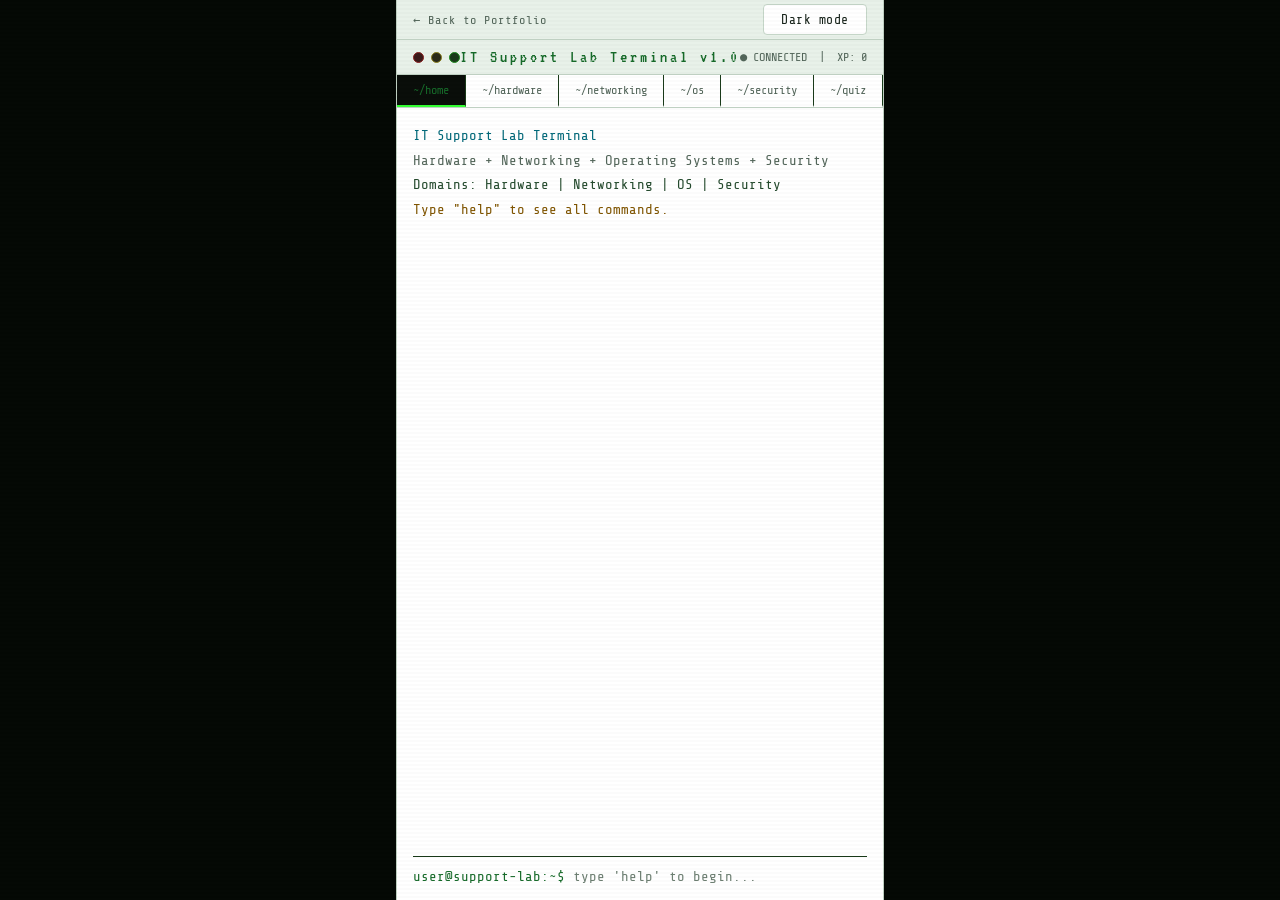
<file: lab.html>
<!DOCTYPE html>
<html lang="en">
<head>
  <meta charset="UTF-8">
  <meta name="viewport" content="width=device-width, initial-scale=1.0">
  <meta name="description" content="A browser-based IT support study terminal covering hardware, networking, operating systems, security, and troubleshooting fundamentals.">
  <meta name="theme-color" content="#070b07">
  <meta property="og:type" content="website">
  <meta property="og:title" content="IT Support Lab - Steve Garnet">
  <meta property="og:description" content="A browser-based IT support study terminal covering hardware, networking, operating systems, security, and troubleshooting fundamentals.">
  <meta property="og:url" content="https://steve-g-git.github.io/A-Lab/lab.html">
  <meta name="twitter:card" content="summary">
  <meta name="twitter:title" content="IT Support Lab - Steve Garnet">
  <meta name="twitter:description" content="A command-driven study tool for IT support fundamentals.">
  <link rel="canonical" href="https://steve-g-git.github.io/A-Lab/lab.html">
  <link rel="icon" href="assets/favicon.svg" type="image/svg+xml">
  <title>IT Support Lab Terminal - Steve Garnet</title>
  <link rel="preconnect" href="https://fonts.googleapis.com">
  <link rel="preconnect" href="https://fonts.gstatic.com" crossorigin>
  <link href="https://fonts.googleapis.com/css2?family=Share+Tech+Mono&family=VT323&display=swap" rel="stylesheet">
  <style>
    *, *::before, *::after { box-sizing: border-box; margin: 0; padding: 0; }

    html, body {
      height: 100%;
      background: #050905;
      display: flex;
      flex-direction: column;
      align-items: center;
      font-family: 'Share Tech Mono', monospace;
    }

    /* ── Top nav ── */
    #topnav {
      width: 100%;
      max-width: 900px;
      background: #0d1a0d;
      border-bottom: 1px solid #1a3a1a;
      border-left: 1px solid #1a2e1a;
      border-right: 1px solid #1a2e1a;
      padding: 0 16px;
      height: 40px;
      display: flex;
      align-items: center;
      justify-content: space-between;
      flex-shrink: 0;
      font-size: 12px;
    }

    #topnav a {
      color: #5a8a5a;
      text-decoration: none;
      letter-spacing: 1px;
      transition: color 0.15s;
    }

    #topnav a:hover { color: #33ff33; }
    #topnav .nav-right { color: #5a8a5a; }

    /* ── Lab container ── */
    #lab {
      width: 100%;
      max-width: 900px;
      flex: 1;
      background: #0a0e0a;
      color: #33ff33;
      display: flex;
      flex-direction: column;
      border-left: 1px solid #1a2e1a;
      border-right: 1px solid #1a2e1a;
    }

    /* ── Top bar ── */
    #topbar {
      background: #0d1a0d;
      border-bottom: 1px solid #1f3d1f;
      padding: 8px 16px;
      display: flex;
      align-items: center;
      justify-content: space-between;
      flex-shrink: 0;
    }

    .dots { display: flex; gap: 7px; align-items: center; }
    .dot { width: 11px; height: 11px; border-radius: 50%; }
    .dot-r { background: #3a1a1a; border: 1px solid #8b2020; }
    .dot-y { background: #2a2a1a; border: 1px solid #8b8020; }
    .dot-g { background: #1a3a1a; border: 1px solid #208b20; }
    #title-bar { font-family: 'VT323', monospace; font-size: 18px; color: #55cc55; letter-spacing: 3px; }
    #status-bar { font-size: 12px; color: #5a8a5a; }

    /* ── Tabs ── */
    #tabs {
      display: flex;
      background: #080d08;
      border-bottom: 1px solid #1a3a1a;
      overflow-x: auto;
      flex-shrink: 0;
      scrollbar-width: none;
    }
    #tabs::-webkit-scrollbar { display: none; }

    .tab {
      padding: 8px 16px;
      font-family: 'Share Tech Mono', monospace;
      font-size: 12px;
      color: #5a8a5a;
      cursor: pointer;
      white-space: nowrap;
      border: none;
      border-right: 1px solid #1a3a1a;
      border-bottom: 2px solid transparent;
      background: none;
      outline: none;
      transition: all 0.15s;
    }
    .tab:hover { color: #55cc55; background: #0d1a0d; }
    .tab.active { color: #33ff33; border-bottom: 2px solid #33ff33; background: #0a0e0a; }

    /* ── Terminal ── */
    #terminal {
      flex: 1;
      display: flex;
      flex-direction: column;
      padding: 16px;
      overflow: hidden;
    }

    #output {
      flex: 1;
      overflow-y: auto;
      font-size: 14px;
      line-height: 1.75;
      margin-bottom: 12px;
      scrollbar-width: thin;
      scrollbar-color: #1f3d1f #0a0e0a;
      min-height: 0;
    }
    #output::-webkit-scrollbar { width: 6px; }
    #output::-webkit-scrollbar-track { background: #0a0e0a; }
    #output::-webkit-scrollbar-thumb { background: #1f3d1f; border-radius: 3px; }

    .line-cmd     { color: #33ff33; }
    .line-out     { color: #aaffaa; }
    .line-err     { color: #ff5555; }
    .line-warn    { color: #ffcc44; }
    .line-info    { color: #44ccff; }
    .line-success { color: #55ff55; font-weight: bold; }
    .line-dim     { color: #5a8a5a; }
    .line-score   { color: #ffcc44; }

    .prompt-row {
      display: flex;
      align-items: center;
      gap: 8px;
      border-top: 1px solid #1a3a1a;
      padding-top: 12px;
      flex-shrink: 0;
    }

    #prompt-label {
      color: #33ff33;
      font-size: 14px;
      white-space: nowrap;
      font-family: 'Share Tech Mono', monospace;
      flex-shrink: 0;
    }

    #cmd-input {
      flex: 1;
      background: transparent;
      border: none;
      outline: none;
      color: #33ff33;
      font-family: 'Share Tech Mono', monospace;
      font-size: 14px;
      caret-color: #33ff33;
      min-width: 0;
    }
    #cmd-input::placeholder { color: #5a8a5a; }

    body::after {
      content: '';
      position: fixed;
      inset: 0;
      background: repeating-linear-gradient(
        0deg, transparent, transparent 2px,
        rgba(0,0,0,0.03) 2px, rgba(0,0,0,0.03) 4px
      );
      pointer-events: none;
      z-index: 9999;
    }
  </style>
  <link rel="stylesheet" href="assets/site-polish.css">
  <script src="assets/site.js"></script>
</head>
<body class="lab-page">

  <a class="skip-link" href="#lab">Skip to terminal</a>

  <!-- Back to portfolio nav -->
  <div id="topnav">
    <a href="index.html">&#8592; Back to Portfolio</a>
    <button class="theme-toggle" type="button" data-theme-toggle>Theme</button>
  </div>

  <main id="lab">
    <h1 class="sr-only">IT Support Lab Terminal</h1>
    <div id="topbar">
      <div class="dots" aria-hidden="true">
        <div class="dot dot-r"></div>
        <div class="dot dot-y"></div>
        <div class="dot dot-g"></div>
      </div>
      <div id="title-bar">IT Support Lab Terminal v1.0</div>
      <div id="status-bar">&#9679; CONNECTED &nbsp;|&nbsp; <span id="score-display">XP: 0</span></div>
    </div>

    <div id="tabs" role="tablist" aria-label="Study modules">
      <button class="tab active" type="button" role="tab" aria-selected="true" tabindex="0" onclick="switchModule('home')">~/home</button>
      <button class="tab" type="button" role="tab" aria-selected="false" tabindex="-1" onclick="switchModule('hardware')">~/hardware</button>
      <button class="tab" type="button" role="tab" aria-selected="false" tabindex="-1" onclick="switchModule('networking')">~/networking</button>
      <button class="tab" type="button" role="tab" aria-selected="false" tabindex="-1" onclick="switchModule('os')">~/os</button>
      <button class="tab" type="button" role="tab" aria-selected="false" tabindex="-1" onclick="switchModule('security')">~/security</button>
      <button class="tab" type="button" role="tab" aria-selected="false" tabindex="-1" onclick="switchModule('quiz')">~/quiz</button>
    </div>

    <div id="terminal">
      <div id="output" role="log" aria-live="polite" aria-relevant="additions text"></div>
      <div class="prompt-row">
        <span id="prompt-label">user@support-lab:~$</span>
        <input id="cmd-input" aria-label="Terminal command" autocomplete="off" autocorrect="off" autocapitalize="off" spellcheck="false" placeholder="type 'help' to begin..." />
      </div>
    </div>
  </main>

<script>
const out = document.getElementById('output');
const inp = document.getElementById('cmd-input');
const scoreDisplay = document.getElementById('score-display');
const promptLabel  = document.getElementById('prompt-label');

let state = {
  module: 'home',
  xp: 0,
  quizActive: false,
  history: [],
  historyIndex: -1
};

const prompts = {
  home:       'user@support-lab:~$',
  hardware:   'user@support-lab:~/hardware$',
  networking: 'user@support-lab:~/networking$',
  os:         'user@support-lab:~/os$',
  security:   'user@support-lab:~/security$',
  quiz:       'user@support-lab:~/quiz$',
};

const data = {
  hardware: {
    ram: {
      title: 'RAM - Random Access Memory',
      body: [
        ['info', 'Form factors: DIMM (desktop, 288-pin), SO-DIMM (laptop, 260-pin)'],
        ['out',  'Types:'],
        ['out',  '  DDR4 - 2133-3200 MHz, 1.2V, 288-pin DIMM'],
        ['out',  '  DDR5 - 4800-6400 MHz, 1.1V, 288-pin DIMM (not backward compat)'],
        ['out',  '  DDR3 - 1066-2133 MHz, 1.5V (legacy)'],
        ['warn', 'Channels: Single / Dual / Triple / Quad - match sticks for dual channel'],
        ['out',  'ECC RAM - Error Correcting Code, for servers, corrects 1-bit errors'],
        ['info', 'Key exam tip: DDR slots are keyed - wrong generation will not physically fit'],
      ]
    },
    cpu: {
      title: 'CPU - Central Processing Unit',
      body: [
        ['info', 'Sockets: Intel LGA | AMD AM4 PGA | AMD AM5 LGA (check exact board and CPU compatibility)'],
        ['out',  'Cores: physical execution units | Threads: logical (Hyper-Threading / SMT)'],
        ['out',  'Clock speed: GHz (base + boost) | Cache: L1 < L2 < L3 (size vs speed)'],
        ['warn', 'Thermal paste: required between CPU and heatsink for heat transfer'],
        ['out',  'Cooling: Air (heatsink+fan) | AIO liquid | Custom loop'],
        ['info', 'Key exam tip: Always ground yourself (ESD wrist strap) before handling CPU'],
      ]
    },
    storage: {
      title: 'Storage Devices',
      body: [
        ['out',  'HDD - spinning platters, 3.5" desktop / 2.5" laptop, SATA III (6Gb/s)'],
        ['out',  'SSD - NAND flash, 2.5" SATA or M.2 form factor'],
        ['info', '  M.2 slots can be SATA or NVMe (PCIe) - check motherboard specs!'],
        ['out',  'NVMe - PCIe lanes, far faster than SATA (up to 7000 MB/s on PCIe 4.0)'],
        ['warn', 'Optical: DVD (4.7GB) | Blu-ray (25GB per layer)'],
        ['out',  'RAID:'],
        ['out',  '  RAID 0 - Striping (speed, NO redundancy)'],
        ['out',  '  RAID 1 - Mirroring (redundancy, 50% usable)'],
        ['out',  '  RAID 5 - Striping + parity (min 3 disks, 1 fault tolerant)'],
        ['out',  '  RAID 10 - Mirror of stripes (min 4 disks, speed + redundancy)'],
      ]
    },
    ports: {
      title: 'Common Ports & Connectors',
      body: [
        ['out',  'USB 2.0 - up to 480 Mb/s | USB 3.2 Gen 1 - up to 5 Gb/s'],
        ['out',  'USB 3.2 Gen 2 - up to 10 Gb/s | USB4 supports higher rates by version'],
        ['warn', 'Connector color can be a clue, but it is not a reliable substitute for labels or specifications'],
        ['info', 'USB-C - reversible, can carry USB / Thunderbolt / DisplayPort / power'],
        ['out',  'Thunderbolt 3/4 - 40 Gb/s, uses USB-C connector, daisy-chain up to 6'],
        ['out',  'Display: HDMI (audio+video) | DisplayPort (higher refresh/res) | VGA (analog, legacy)'],
        ['warn', 'eSATA - external SATA for drives, no power delivery'],
        ['out',  'Audio jacks: green=speakers, pink=mic, blue=line-in'],
      ]
    },
    motherboard: {
      title: 'Motherboard',
      body: [
        ['out',  'Form factors: ATX (305x244mm) | mATX | Mini-ITX (170x170mm)'],
        ['info', 'Chipset: bridges CPU to peripherals, determines supported CPU/RAM/features'],
        ['out',  'Slots: PCIe x16 (GPU) | PCIe x1 (cards) | M.2 (NVMe/SATA SSD)'],
        ['out',  'BIOS/UEFI: firmware, POST checks hardware, boots OS'],
        ['warn', 'CMOS battery (CR2032): stores BIOS settings & clock. Dead = date resets'],
        ['out',  'Power connectors: 24-pin ATX (motherboard) + 8-pin EPS (CPU)'],
        ['info', 'Front panel headers: power button, reset, HDD LED, power LED, USB, audio'],
      ]
    },
    psu: {
      title: 'Power Supply Unit (PSU)',
      body: [
        ['out',  'Converts AC wall power to DC voltages the PC uses: 3.3V, 5V, 12V'],
        ['info', 'Size the PSU for peak system demand, connector needs, transient loads, efficiency, and reasonable headroom'],
        ['out',  '80 Plus ratings: Standard < Bronze < Silver < Gold < Platinum < Titanium'],
        ['warn', 'Modular PSU - only connect cables you need (less cable clutter)'],
        ['out',  'ATX form factor standard - most cases and PSUs use ATX'],
        ['info', 'Key exam tip: PSU failure symptoms - random shutdowns, burning smell, no POST'],
      ]
    },
  },
  networking: {
    osi: {
      title: 'OSI Model - 7 Layers',
      body: [
        ['out',  '7  Application - HTTP, FTP, DNS, SMTP (user-facing protocols)'],
        ['out',  '6  Presentation - encryption, compression, format conversion (SSL/TLS)'],
        ['out',  '5  Session - establish/manage/terminate sessions (NetBIOS, RPC)'],
        ['out',  '4  Transport - TCP (reliable) / UDP (fast) | ports | segmentation'],
        ['out',  '3  Network - IP addressing, routing (routers operate here)'],
        ['out',  '2  Data Link - MAC addresses, switches, frames (Ethernet, Wi-Fi)'],
        ['out',  '1  Physical - bits, cables, hubs, repeaters, voltages'],
        ['info', 'Mnemonic (top-down): "All People Seem To Need Data Processing"'],
        ['warn', 'Exam: switches=layer 2, routers=layer 3, hubs=layer 1'],
      ]
    },
    ports: {
      title: 'Common Network Ports',
      body: [
        ['out',  '20/21  FTP - File Transfer (21=control, 20=data)'],
        ['out',  '22     SSH - Secure Shell (encrypted remote admin)'],
        ['out',  '23     Telnet - unencrypted remote (avoid! use SSH)'],
        ['out',  '25     SMTP - sending email'],
        ['out',  '53     DNS - domain name resolution (UDP/TCP)'],
        ['out',  '67/68  DHCP - dynamic IP assignment'],
        ['out',  '80     HTTP - web (unencrypted)'],
        ['out',  '110    POP3 - receive email (downloads, removes from server)'],
        ['out',  '143    IMAP - receive email (syncs, keeps on server)'],
        ['out',  '443    HTTPS - secure web (TLS)'],
        ['out',  '3389   RDP - Remote Desktop Protocol (Windows)'],
        ['warn', 'Range 0-1023 = well-known | 1024-49151 = registered | rest = dynamic'],
      ]
    },
    'tcp-ip': {
      title: 'TCP vs UDP',
      body: [
        ['out',  'TCP - Transmission Control Protocol'],
        ['out',  '  Connection-oriented (3-way handshake: SYN > SYN-ACK > ACK)'],
        ['out',  '  Reliable: ACKs, retransmission, ordering, flow control'],
        ['info', '  Use: HTTP/S, FTP, SSH, email - anything needing data integrity'],
        ['out',  ''],
        ['out',  'UDP - User Datagram Protocol'],
        ['out',  '  Connectionless - fire and forget, no handshake'],
        ['out',  '  Faster, lower overhead, no delivery guarantee'],
        ['warn', '  Use: DNS, DHCP, VoIP, video streaming, online gaming'],
      ]
    },
    subnetting: {
      title: 'Subnetting Basics',
      body: [
        ['out',  'Historical classful address ranges (modern networks use CIDR):'],
        ['out',  '  Class A: 1-126.x.x.x    /8 - 16M hosts per network'],
        ['out',  '  Class B: 128-191.x.x.x  /16 - 65K hosts per network'],
        ['out',  '  Class C: 192-223.x.x.x  /24 - 254 hosts per network'],
        ['info', 'Private ranges: 10.0.0.0/8 | 172.16-31.x.x/12 | 192.168.0.0/16'],
        ['out',  'CIDR /24 = 255.255.255.0 = 256 addresses (254 usable)'],
        ['out',  'CIDR /25 = 255.255.255.128 = 128 addresses (126 usable, 2 subnets)'],
        ['warn', 'Formula: usable hosts = 2^(host bits) - 2'],
        ['out',  'Loopback: 127.0.0.1 | APIPA: 169.254.x.x (no DHCP reached)'],
      ]
    },
    wireless: {
      title: 'Wireless Networking Standards',
      body: [
        ['out',  '802.11a - 5 GHz,      54 Mbps  (older)'],
        ['out',  '802.11b - 2.4 GHz,    11 Mbps  (legacy)'],
        ['out',  '802.11g - 2.4 GHz,    54 Mbps'],
        ['out',  '802.11n - 2.4/5 GHz,  600 Mbps (Wi-Fi 4, MIMO)'],
        ['out',  '802.11ac - 5 GHz,      3.5 Gbps (Wi-Fi 5)'],
        ['out',  '802.11ax - 2.4/5 GHz as Wi-Fi 6; Wi-Fi 6E extends it into 6 GHz'],
        ['warn', '2.4 GHz: longer range, more interference | 5 GHz: faster, shorter range'],
        ['info', 'WPA3 = current best security | WPA2 = still widely used | WEP = broken'],
        ['out',  'Non-overlapping 2.4GHz channels: 1, 6, and 11'],
      ]
    },
    cables: {
      title: 'Network Cables',
      body: [
        ['out',  'Cat 5e - up to 1 Gbps,  100m'],
        ['out',  'Cat 6 - up to 10 Gbps, 55m (10G) / 100m (1G)'],
        ['out',  'Cat 6a - up to 10 Gbps, 100m (full distance)'],
        ['out',  'Fiber:  Single-mode (long distance) | Multi-mode (shorter, cheaper)'],
        ['info', 'Straight-through: PC to switch | Crossover: PC to PC (or same device)'],
        ['warn', 'Modern switches auto-detect (Auto-MDIX) - crossover rarely needed now'],
        ['out',  'Coaxial (RG-6): cable internet/TV | Plenum-rated: for air spaces (fire safe)'],
      ]
    },
  },
  os: {
    windows: {
      title: 'Windows - Key Concepts',
      body: [
        ['out',  'File systems: NTFS (modern, ACLs, encryption) | FAT32 | exFAT (flash)'],
        ['info', 'FAT32 has a 4 GiB maximum individual file size; NTFS supports much larger files'],
        ['out',  'Key tools:'],
        ['out',  '  msconfig - startup, boot options, safe mode'],
        ['out',  '  regedit - registry editor (HKLM, HKCU, HKCR, HKU, HKCC)'],
        ['out',  '  devmgmt.msc - Device Manager (yellow ! = driver problem)'],
        ['out',  '  eventvwr.msc - Event Viewer (Application, System, Security logs)'],
        ['out',  '  diskpart - CLI disk management'],
        ['out',  '  taskmgr - Task Manager (Ctrl+Shift+Esc)'],
        ['warn', 'Quick tip: Win+R opens the Run box - fastest way to open tools'],
        ['info', 'Editions: Home < Pro < Enterprise | Pro adds domain join, BitLocker'],
      ]
    },
    linux: {
      title: 'Linux - Essential Commands',
      body: [
        ['out',  'ls - list files | ls -la (show hidden + permissions)'],
        ['out',  'cd - change directory | cd .. (up) | cd ~ (home)'],
        ['out',  'pwd - print working directory'],
        ['out',  'cp/mv/rm - copy / move / remove files'],
        ['out',  'chmod - change permissions (chmod 755 file)'],
        ['out',  'chown - change owner (chown user:group file)'],
        ['info', 'Permissions: rwx = 4+2+1 | 755 = rwxr-xr-x | 644 = rw-r--r--'],
        ['out',  'sudo - run as superuser | su - switch user'],
        ['out',  'apt/yum - package managers (Debian/RHEL families)'],
        ['warn', '/etc=config | /var/log=logs | /home=users | /boot=kernel'],
        ['out',  'ps aux - running processes | kill PID - request process termination'],
        ['warn', 'Use kill -9 only as a last resort because it prevents normal cleanup'],
      ]
    },
    macos: {
      title: 'macOS - Key Concepts',
      body: [
        ['out',  'File system: APFS (modern) | HFS+ (legacy)'],
        ['out',  'Disk Utility - format, partition, verify/repair disks'],
        ['out',  'Activity Monitor - like Task Manager (CPU, memory, disk, network)'],
        ['out',  'Terminal - full bash/zsh shell, Unix underpinnings'],
        ['info', 'System Settings - central config hub (was System Preferences)'],
        ['out',  'Finder - file manager | Spotlight (Cmd+Space) - search'],
        ['warn', 'FileVault - full-disk encryption (equivalent to BitLocker)'],
        ['out',  'Time Machine - automated backup to external drive or NAS'],
        ['info', 'SIP (System Integrity Protection) - protects core OS files'],
      ]
    },
    troubleshooting: {
      title: 'OS Troubleshooting',
      body: [
        ['out',  'Windows BSOD: record the stop code because it provides a troubleshooting clue'],
        ['out',  '  MEMORY_MANAGEMENT - run memtest86+ to check RAM'],
        ['out',  '  INACCESSIBLE_BOOT_DEVICE - check SATA/AHCI mode in BIOS'],
        ['warn', 'Safe Mode: loads minimal drivers - great for isolating software issues'],
        ['out',  'Windows Recovery (WinRE):'],
        ['out',  '  sfc /scannow - checks and repairs protected Windows system files'],
        ['out',  '  DISM /Online /Cleanup-Image /RestoreHealth - repairs Windows image'],
        ['info', 'Boot sequence: POST > UEFI/BIOS > Boot loader > OS kernel > login'],
        ['out',  'Profile corrupt? Create a new user account and test in that profile'],
      ]
    },
    commands: {
      title: 'Windows CLI Commands',
      body: [
        ['out',  'ipconfig - show IP config | ipconfig /all (full detail)'],
        ['out',  'ipconfig /release + /renew - release and get new DHCP lease'],
        ['out',  'ping <host> - test connectivity'],
        ['out',  'tracert <host> - trace route (hops to destination)'],
        ['out',  'nslookup - DNS lookup tool'],
        ['out',  'netstat -an - show active connections and listening ports'],
        ['info', 'chkdsk /f /r - check and repair disk errors'],
        ['out',  'shutdown /r /t 0 - restart immediately'],
        ['warn', 'Use an elevated Command Prompt only when the task requires administrator rights'],
      ]
    },
  },
  security: {
    threats: {
      title: 'Common Security Threats',
      body: [
        ['err',  'Malware types:'],
        ['out',  '  Virus - attaches to files, spreads on execution'],
        ['out',  '  Worm - self-replicates over network, no host file needed'],
        ['out',  '  Trojan - disguised as legitimate software'],
        ['out',  '  Ransomware - encrypts files, demands payment (e.g. WannaCry)'],
        ['out',  '  Rootkit - hides in OS/kernel, very hard to detect/remove'],
        ['out',  '  Spyware - silently monitors and exfiltrates data'],
        ['out',  '  Adware - unwanted ads, often bundles spyware'],
        ['warn', 'Social engineering:'],
        ['out',  '  Phishing - mass deceptive emails'],
        ['out',  '  Spear phishing - targeted, personalized phishing'],
        ['out',  '  Vishing - voice/phone based'],
        ['out',  '  Tailgating - physically following through a secure door'],
      ]
    },
    hardening: {
      title: 'System Hardening',
      body: [
        ['info', 'Principle of least privilege - only the minimum access needed'],
        ['out',  'Disable unused ports and services (reduce attack surface)'],
        ['out',  'Keep OS and software fully patched - patch management is critical'],
        ['out',  'Prefer long, unique passwords or passphrases and store them in a password manager'],
        ['warn', 'MFA uses two or more different factor types: knowledge, possession, and inherence'],
        ['out',  'Account lockout policies - limit failed login attempts'],
        ['out',  'Full disk encryption: BitLocker (Win) | FileVault (Mac) | LUKS (Linux)'],
        ['out',  'Firewall: host-based (Windows Defender) + network-level firewall'],
        ['info', 'Change default credentials on ALL devices immediately!'],
        ['out',  'Disable autorun/autoplay - common malware entry vector on USB'],
      ]
    },
    encryption: {
      title: 'Encryption & Protocols',
      body: [
        ['out',  'Symmetric - same key encrypts and decrypts (AES, DES, 3DES)'],
        ['out',  '  AES - a widely used symmetric encryption standard'],
        ['out',  'Asymmetric cryptography uses a public/private key pair for encryption or digital signatures'],
        ['info', 'TLS protects application traffic in transit; SSL is obsolete'],
        ['out',  'HTTPS = HTTP over TLS | SFTP = SSH File Transfer Protocol | FTPS = FTP over TLS'],
        ['out',  'Hashing: one-way | MD5/SHA-1 = broken | SHA-256 = current standard'],
        ['warn', 'MD5 and SHA-1 are cryptographically broken - never use for security'],
        ['out',  'PKI: Certificate Authority (CA) issues digital certificates'],
        ['out',  '802.1X - port-based NAC, RADIUS server authenticates devices'],
      ]
    },
    physical: {
      title: 'Physical Security',
      body: [
        ['out',  'Cable locks - Kensington lock for laptops in public'],
        ['out',  'Server room: badge access, mantrap (double-door), biometrics'],
        ['warn', 'Tailgating/piggybacking - never let unknown people through secure doors'],
        ['out',  'Privacy screen - prevents shoulder surfing'],
        ['out',  'Data destruction: shredding HDDs, degaussing magnetic media'],
        ['info', 'CCTV - deterrent and forensic evidence'],
        ['out',  'Asset tracking - RFID tags, barcodes, inventory management'],
        ['warn', 'Dumpster diving - shred ALL documents with company information'],
      ]
    },
    malware: {
      title: 'Malware Removal Process',
      body: [
        ['out',  '1. Identify symptoms and follow the organization\'s incident-response process'],
        ['out',  '2. Isolate the affected system from the network'],
        ['out',  '3. Preserve required evidence and notify the appropriate security contact'],
        ['out',  '4. Scan with approved, fully updated security tools'],
        ['out',  '5. Remove the threat or reimage from trusted media when confidence is low'],
        ['out',  '6. Patch the system and correct the original weakness'],
        ['out',  '7. Restore validated data and rotate exposed credentials'],
        ['out',  '8. Verify normal operation and monitor for recurrence'],
        ['info', '9. Document the incident and help the user avoid a repeat'],
      ]
    },
  }
};

const quizBank = [
  { q: 'What RAID level provides striping with NO fault tolerance?', a: ['raid 0','0'], hint: 'Speed over safety.', domain: 'hardware', xp: 10 },
  { q: 'What nominal data rate is associated with USB 3.2 Gen 1?', a: ['5 gbps','5 gb/s','5 gigabits per second'], hint: 'It was formerly marketed as USB 3.0.', domain: 'hardware', xp: 10 },
  { q: 'Which form factor does laptop RAM use?', a: ['so-dimm','sodimm'], hint: 'Small Outline...', domain: 'hardware', xp: 10 },
  { q: 'What connects to the 24-pin ATX connector on a motherboard?', a: ['psu','power supply','power supply unit'], hint: 'The big cable from your PSU.', domain: 'hardware', xp: 10 },
  { q: 'What RAID level requires minimum 3 disks and tolerates 1 failure?', a: ['raid 5','5'], hint: 'Uses parity.', domain: 'hardware', xp: 15 },
  { q: 'What port does SSH use by default?', a: ['22','port 22'], hint: 'Small number.', domain: 'networking', xp: 10 },
  { q: 'Which OSI layer do routers operate at?', a: ['layer 3','3','network','network layer'], hint: 'Think IP addresses.', domain: 'networking', xp: 10 },
  { q: 'What is the APIPA address range when DHCP fails?', a: ['169.254','169.254.x.x','169.254.0.0'], hint: 'Starts with 169.', domain: 'networking', xp: 15 },
  { q: 'Which port does HTTPS use?', a: ['443','port 443'], hint: 'Three digits, starts with 4.', domain: 'networking', xp: 5 },
  { q: 'Which 802.11 standard is Wi-Fi 6?', a: ['802.11ax','11ax','ax'], hint: 'After ac comes...', domain: 'networking', xp: 15 },
  { q: 'What non-overlapping 2.4GHz channels should you use?', a: ['1 6 11','1, 6, 11','channels 1 6 11'], hint: 'Three specific numbers.', domain: 'networking', xp: 15 },
  { q: 'Which command scans and repairs corrupt Windows system files?', a: ['sfc /scannow','sfc'], hint: 'System File Checker.', domain: 'os', xp: 10 },
  { q: 'What Windows tool manages device drivers?', a: ['device manager','devmgmt.msc'], hint: 'Yellow exclamation marks live here.', domain: 'os', xp: 10 },
  { q: 'What file system does Windows use for modern drives?', a: ['ntfs'], hint: 'Supports encryption and ACLs.', domain: 'os', xp: 10 },
  { q: 'What key command opens Task Manager on Windows?', a: ['ctrl+shift+esc','ctrl shift esc'], hint: 'Three keys.', domain: 'os', xp: 5 },
  { q: 'What does MFA stand for?', a: ['multi-factor authentication','multifactor authentication'], hint: 'More than one way to prove identity.', domain: 'security', xp: 5 },
  { q: 'Which hash algorithm is broken and should NOT be used?', a: ['md5','sha-1','sha1'], hint: 'Old 90s-era algorithms.', domain: 'security', xp: 15 },
  { q: 'What malware disguises itself as legitimate software?', a: ['trojan','trojan horse'], hint: 'Greek mythology.', domain: 'security', xp: 10 },
  { q: 'What is the principle of least privilege?', a: ['minimum access','only minimum access needed','least access needed'], hint: 'Give only what is needed.', domain: 'security', xp: 10 },
  { q: 'What malware self-replicates across a network without a host file?', a: ['worm'], hint: 'No file needed to spread.', domain: 'security', xp: 10 },
];

function print(text, cls = 'line-out') {
  const div = document.createElement('div');
  div.className = cls;
  div.textContent = text;
  out.appendChild(div);
  out.scrollTop = out.scrollHeight;
}

function blank() { print(''); }

function addXP(n) {
  state.xp += n;
  scoreDisplay.textContent = 'XP: ' + state.xp;
  print('  +' + n + ' XP!', 'line-score');
}

function showBanner() {
  out.innerHTML = '';
  print('  IT Support Lab Terminal', 'line-info');
  print('  Hardware + Networking + Operating Systems + Security', 'line-dim');
  blank();
  print('  Domains: Hardware | Networking | OS | Security', 'line-out');
  blank();
  print('  Type "help" to see all commands.', 'line-warn');
  blank();
}

function showHelp() {
  const m = state.module;
  blank();
  print('  COMMANDS', 'line-info');
  print('  ──────────────────────────────────────', 'line-dim');
  print('  cd <module> - navigate to a module', 'line-out');
  print('  ls - list topics in current module', 'line-out');
  print('  cat <topic> - display topic details (+5 XP)', 'line-out');
  print('  quiz - go to quiz module', 'line-out');
  print('  score - show your XP and rank', 'line-out');
  print('  clear - clear terminal', 'line-out');
  print('  home - return to home screen', 'line-out');
  blank();
  print('  MODULES', 'line-info');
  print('  ──────────────────────────────────────', 'line-dim');
  print('  hardware | networking | os | security | quiz', 'line-out');
  blank();
  if (m !== 'home' && m !== 'quiz' && data[m]) {
    const topics = Object.keys(data[m]).join(' | ');
    print('  TOPICS IN ~/' + m.toUpperCase(), 'line-info');
    print('  ──────────────────────────────────────', 'line-dim');
    print('  ' + topics, 'line-out');
    blank();
  }
  if (m === 'quiz') {
    print('  QUIZ COMMANDS', 'line-info');
    print('  ──────────────────────────────────────', 'line-dim');
    print('  start - all domains (10 questions)', 'line-out');
    print('  start hardware - hardware only', 'line-out');
    print('  start networking - networking only', 'line-out');
    print('  start os - OS only', 'line-out');
    print('  start security - security only', 'line-out');
    blank();
    print('  During quiz: "hint" for a clue | "skip" to skip', 'line-dim');
    blank();
  }
}

function showLS() {
  const m = state.module;
  blank();
  if (m === 'home') {
    print('  MODULES', 'line-info');
    ['hardware','networking','os','security','quiz'].forEach(n => {
      print('  drwxr-xr-x  ' + n + '/', 'line-out');
    });
  } else if (m === 'quiz') {
    print('  Quiz mode - no files to list.', 'line-dim');
    print('  Type "start" to begin a quiz.', 'line-out');
  } else if (data[m]) {
    print('  TOPICS IN ~/' + m.toUpperCase(), 'line-info');
    Object.keys(data[m]).forEach(k => {
      print('  -rw-r--r--  ' + k + '.md', 'line-out');
    });
    blank();
    print('  Use: cat <topic> to read', 'line-dim');
  }
  blank();
}

function showCat(topic) {
  const m = state.module;
  let found = null;
  if (m !== 'home' && m !== 'quiz' && data[m] && data[m][topic]) {
    found = data[m][topic];
  } else {
    for (const s of Object.keys(data)) {
      if (data[s][topic]) { found = data[s][topic]; break; }
    }
  }
  if (!found) {
    print('  cat: ' + topic + ': No such file', 'line-err');
    print('  Use "ls" to list available topics.', 'line-dim');
    return;
  }
  blank();
  print('  ══════════════════════════════════════', 'line-dim');
  print('  ' + found.title, 'line-info');
  print('  ══════════════════════════════════════', 'line-dim');
  found.body.forEach(([cls, txt]) => print('  ' + txt, 'line-' + cls));
  blank();
  addXP(5);
}

function showScore() {
  blank();
  print('  XP: ' + state.xp, 'line-score');
  const rank =
    state.xp < 30  ? 'Trainee Technician' :
    state.xp < 80  ? 'Help Desk I' :
    state.xp < 150 ? 'Support Technician' :
    state.xp < 250 ? 'Advanced Support Learner' :
    state.xp < 400 ? 'Senior Technician' :
                     'IT Support Fundamentals Complete!';
  print('  Rank: ' + rank, 'line-info');
  blank();
}

function switchModule(mod) {
  state.module = mod;
  state.quizActive = false;
  currentQuiz = null;
  document.querySelectorAll('.tab').forEach(t => {
    t.classList.remove('active');
    t.setAttribute('aria-selected', 'false');
    t.setAttribute('tabindex', '-1');
  });
  document.querySelectorAll('.tab').forEach(t => {
    if (t.textContent.trim() === '~/' + mod) {
      t.classList.add('active');
      t.setAttribute('aria-selected', 'true');
      t.setAttribute('tabindex', '0');
    }
  });
  promptLabel.textContent = prompts[mod] || 'user@support-lab:~$';
  if (mod === 'home') { showBanner(); inp.focus(); return; }
  out.innerHTML = '';
  blank();
  print('  [ ' + mod.toUpperCase() + ' ]', 'line-info');
  print('  ──────────────────────────────────────', 'line-dim');
  if (mod === 'quiz') {
    print('  Ready to test your knowledge?', 'line-out');
    blank();
    print('  start - all domains', 'line-out');
    print('  start hardware - hardware only', 'line-out');
    print('  start networking - networking only', 'line-out');
    print('  start os - OS only', 'line-out');
    print('  start security - security only', 'line-out');
  } else if (data[mod]) {
    const topics = Object.keys(data[mod]).join(', ');
    print('  Topics: ' + topics, 'line-out');
    blank();
    print('  Use "cat <topic>" to study | "ls" to list all', 'line-dim');
  }
  blank();
  inp.focus();
}

document.getElementById('tabs').addEventListener('keydown', function (event) {
  const tabs = [...document.querySelectorAll('.tab')];
  const current = tabs.indexOf(document.activeElement);
  if (current < 0) return;

  let next = current;
  if (event.key === 'ArrowRight') next = (current + 1) % tabs.length;
  else if (event.key === 'ArrowLeft') next = (current - 1 + tabs.length) % tabs.length;
  else if (event.key === 'Home') next = 0;
  else if (event.key === 'End') next = tabs.length - 1;
  else return;

  event.preventDefault();
  tabs[next].focus();
  tabs[next].click();
});

let quizQueue = [];
let currentQuiz = null;
let quizScore = 0;
let quizTotal = 0;
let quizIndex = 0;

function startQuiz(domain) {
  state.quizActive = true;
  quizScore = 0;
  quizQueue = quizBank
    .filter(q => !domain || q.domain === domain)
    .sort(() => Math.random() - 0.5)
    .slice(0, 10);
  quizTotal = quizQueue.length;
  quizIndex = 0;
  blank();
  print('  ╔══════════════════════════════════════╗', 'line-warn');
  print('  ║   QUIZ MODE                          ║', 'line-warn');
  print('  ║   ' + quizTotal + ' questions - ' + (domain || 'all domains') + ' '.repeat(Math.max(0, 20 - (domain || 'all domains').length)) + '║', 'line-warn');
  print('  ╚══════════════════════════════════════╝', 'line-warn');
  blank();
  print('  Type your answer and press Enter.', 'line-dim');
  print('  "hint" for a clue | "skip" to skip', 'line-dim');
  blank();
  nextQuestion();
}

function nextQuestion() {
  if (quizIndex >= quizQueue.length) { endQuiz(); return; }
  currentQuiz = quizQueue[quizIndex++];
  print('  [' + quizIndex + '/' + quizTotal + '] <' + currentQuiz.domain.toUpperCase() + '>', 'line-info');
  print('  ' + currentQuiz.q, 'line-warn');
  blank();
}

function checkAnswer(ans) {
  if (!currentQuiz) return;
  const clean = ans.toLowerCase().trim();
  const correct = currentQuiz.a.some(a => clean.includes(a.toLowerCase()));
  if (correct) {
    print('  Correct!', 'line-success');
    addXP(currentQuiz.xp);
    quizScore++;
  } else {
    print('  Wrong. Answer: ' + currentQuiz.a[0], 'line-err');
  }
  blank();
  currentQuiz = null;
  setTimeout(nextQuestion, 250);
}

function endQuiz() {
  state.quizActive = false;
  currentQuiz = null;
  blank();
  print('  ══════════════════════════════════════', 'line-dim');
  print('  QUIZ COMPLETE', 'line-success');
  print('  Score: ' + quizScore + ' / ' + quizTotal, 'line-score');
  const pct = Math.round((quizScore / quizTotal) * 100);
  const msg =
    pct >= 90 ? 'EXCELLENT - strong result.' :
    pct >= 70 ? 'PASS - review any missed explanations.' :
    pct >= 50 ? 'DEVELOPING - review the weak areas.' :
                'REVIEW NEEDED - revisit the topic notes and try again.';
  print('  ' + pct + '% - ' + msg, pct >= 70 ? 'line-success' : 'line-err');
  print('  Total session XP: ' + state.xp, 'line-score');
  print('  ══════════════════════════════════════', 'line-dim');
  blank();
  print('  Type "start" to retry | "cd <module>" to study', 'line-dim');
  blank();
}

function processCommand(raw) {
  const cmd = raw.trim().toLowerCase();
  if (!cmd) return;
  state.history.unshift(raw);
  state.historyIndex = -1;
  print('  ' + promptLabel.textContent + ' ' + raw, 'line-cmd');

  if (state.quizActive) {
    if (cmd === 'hint')  { if (currentQuiz) print('  Hint: ' + currentQuiz.hint, 'line-warn'); return; }
    if (cmd === 'skip')  { print('  Skipped. Answer: ' + (currentQuiz ? currentQuiz.a[0] : '?'), 'line-warn'); blank(); currentQuiz = null; setTimeout(nextQuestion, 200); return; }
    if (cmd === 'quit' || cmd === 'exit') { state.quizActive = false; currentQuiz = null; print('  Quiz exited.', 'line-dim'); blank(); return; }
    if (currentQuiz) { checkAnswer(raw); return; }
  }

  if (cmd === 'clear' || cmd === 'cls')         { out.innerHTML = ''; return; }
  if (cmd === 'home' || cmd === 'cd ~' || cmd === 'cd') { switchModule('home'); return; }
  if (cmd === 'help' || cmd === 'man')           { showHelp(); return; }
  if (cmd === 'ls' || cmd === 'dir')             { showLS(); return; }
  if (cmd === 'score' || cmd === 'xp')           { showScore(); return; }
  if (cmd === 'quiz')                            { switchModule('quiz'); return; }
  if (cmd === 'whoami')   { print('  student@support-lab - practicing IT support fundamentals', 'line-out'); return; }
  if (cmd === 'pwd')      { print('  /home/student/' + state.module, 'line-out'); return; }
  if (cmd === 'uname -a') { print('  Support-Lab 1.1 (IT fundamentals) x86_64', 'line-out'); return; }
  if (cmd === 'date')     { print('  ' + new Date().toString(), 'line-out'); return; }

  if (cmd.startsWith('cd ')) {
    const dest = cmd.slice(3).replace(/^~\//, '').trim();
    if (['home','hardware','networking','os','security','quiz'].includes(dest)) { switchModule(dest); return; }
    print('  cd: ' + dest + ': No such directory', 'line-err');
    print('  Modules: hardware | networking | os | security | quiz', 'line-dim');
    return;
  }

  if (cmd.startsWith('cat ')) { showCat(cmd.slice(4).trim()); return; }

  if (cmd === 'start' || cmd.startsWith('start ')) {
    const domain = cmd.slice(5).trim() || null;
    const valid = ['hardware','networking','os','security'];
    if (domain && !valid.includes(domain)) {
      print('  Unknown domain: ' + domain, 'line-err');
      print('  Valid: hardware | networking | os | security', 'line-dim');
      return;
    }
    if (state.module !== 'quiz') switchModule('quiz');
    startQuiz(domain || null);
    return;
  }

  print('  Command not found: ' + raw, 'line-err');
  print('  Type "help" for available commands.', 'line-dim');
  blank();
}

inp.addEventListener('keydown', e => {
  if (e.key === 'Enter') {
    const val = inp.value;
    inp.value = '';
    processCommand(val);
  }
  if (e.key === 'ArrowUp') {
    state.historyIndex = Math.min(state.historyIndex + 1, state.history.length - 1);
    inp.value = state.history[state.historyIndex] || '';
    e.preventDefault();
  }
  if (e.key === 'ArrowDown') {
    state.historyIndex = Math.max(state.historyIndex - 1, -1);
    inp.value = state.historyIndex >= 0 ? state.history[state.historyIndex] : '';
    e.preventDefault();
  }
});

document.getElementById('lab').addEventListener('click', () => inp.focus());

showBanner();
inp.focus();
</script>
</body>
</html>
</file>
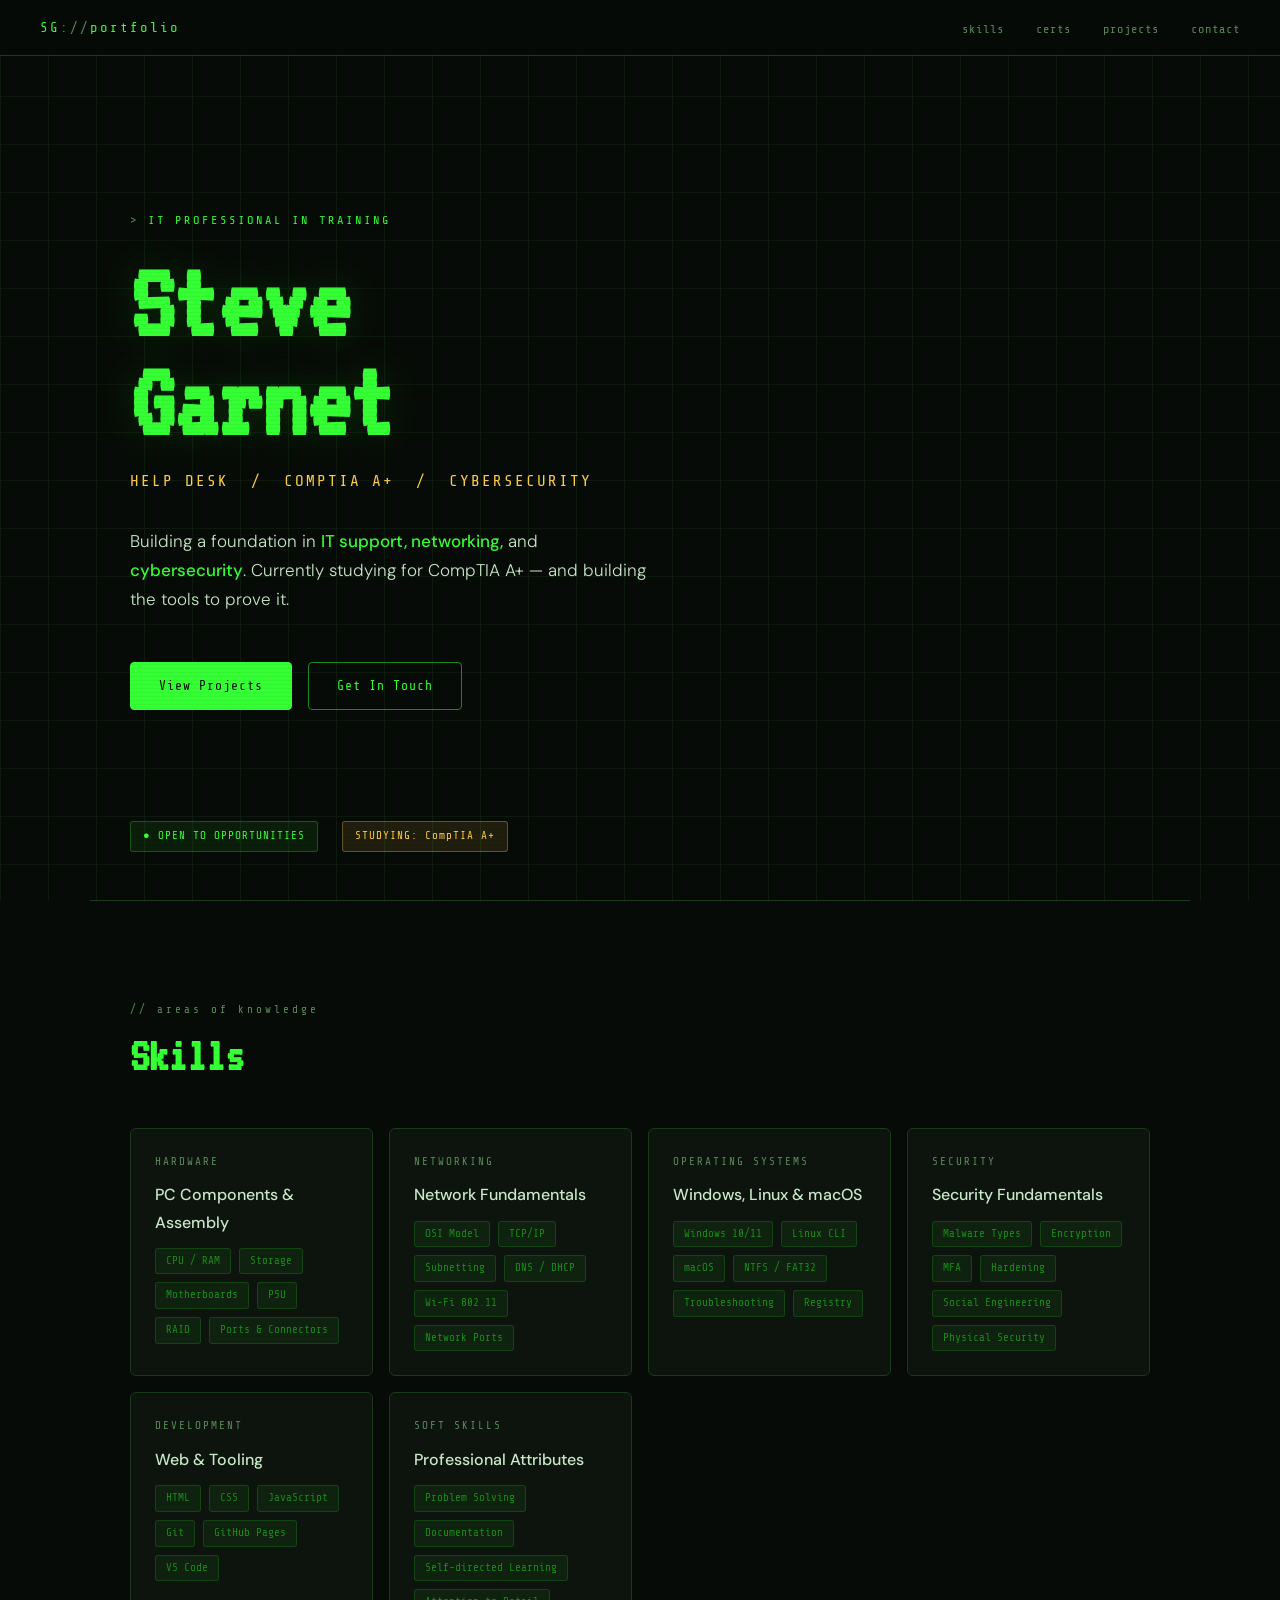
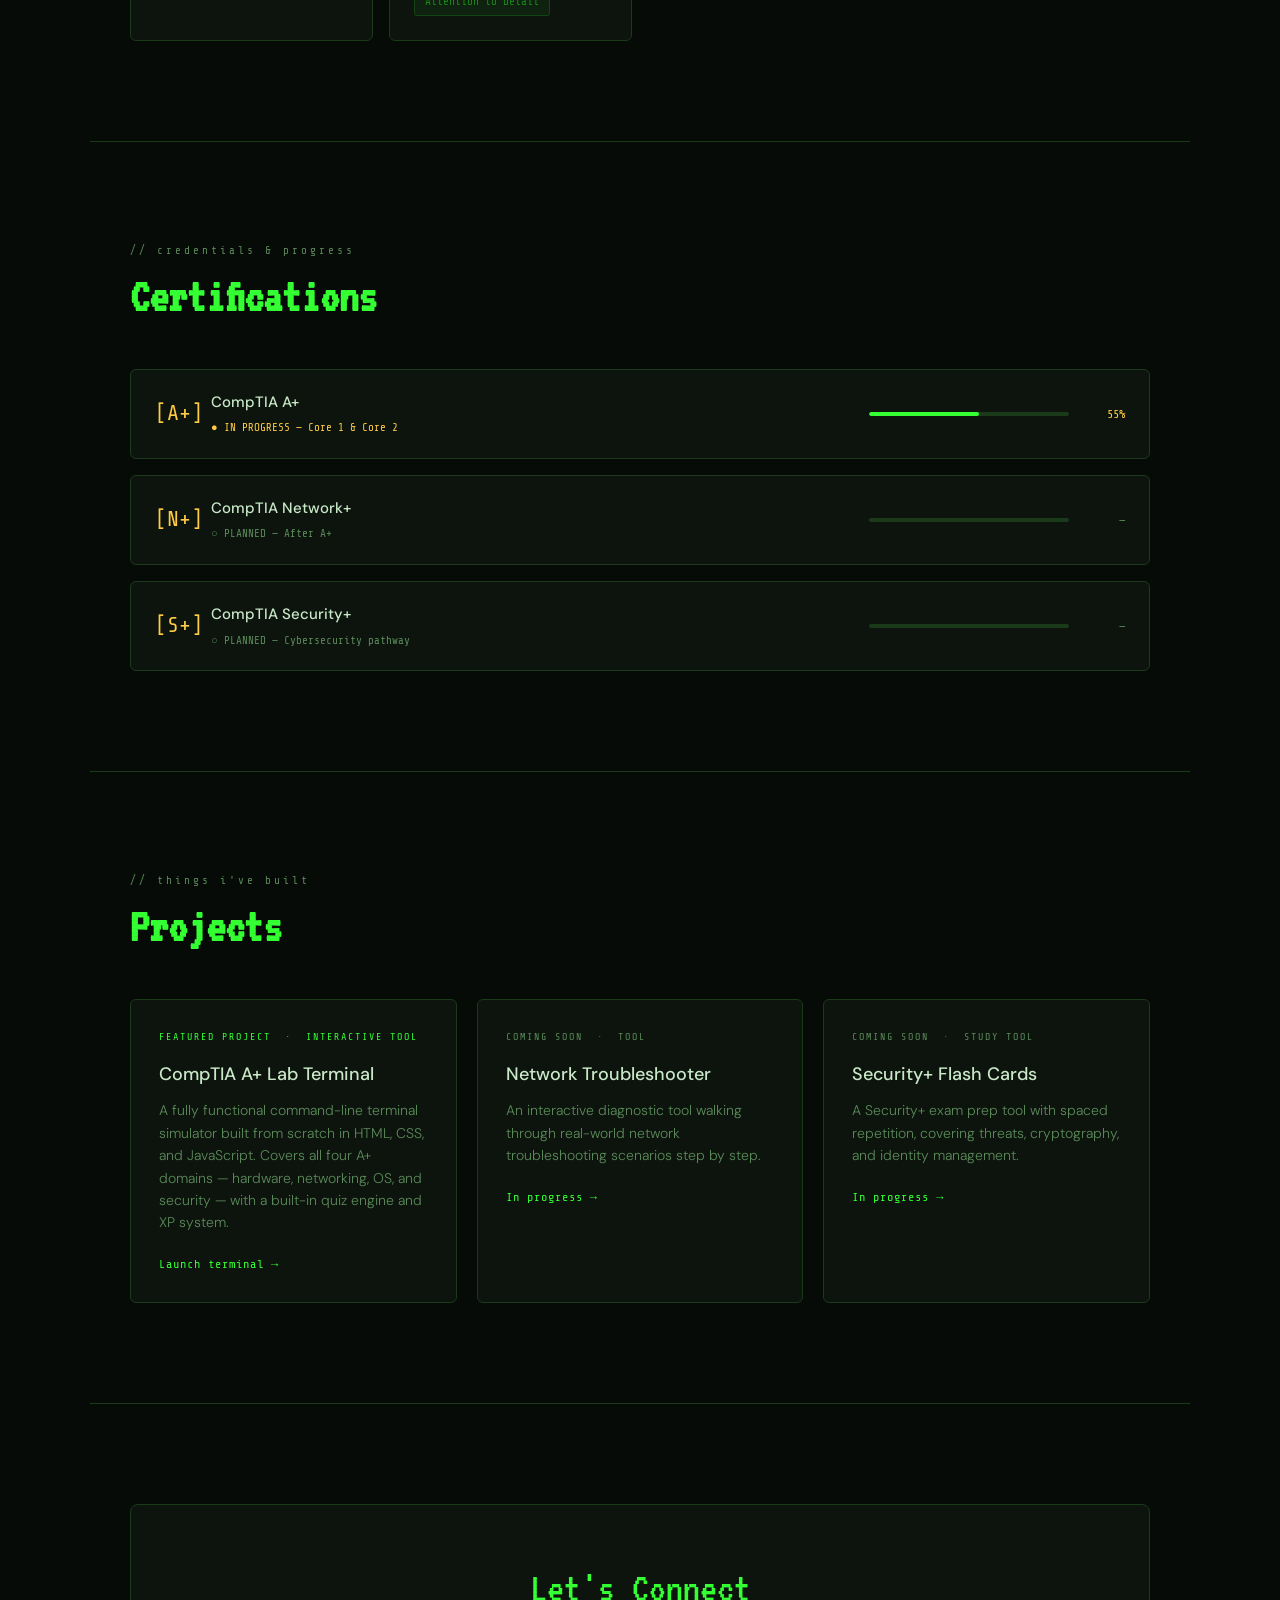
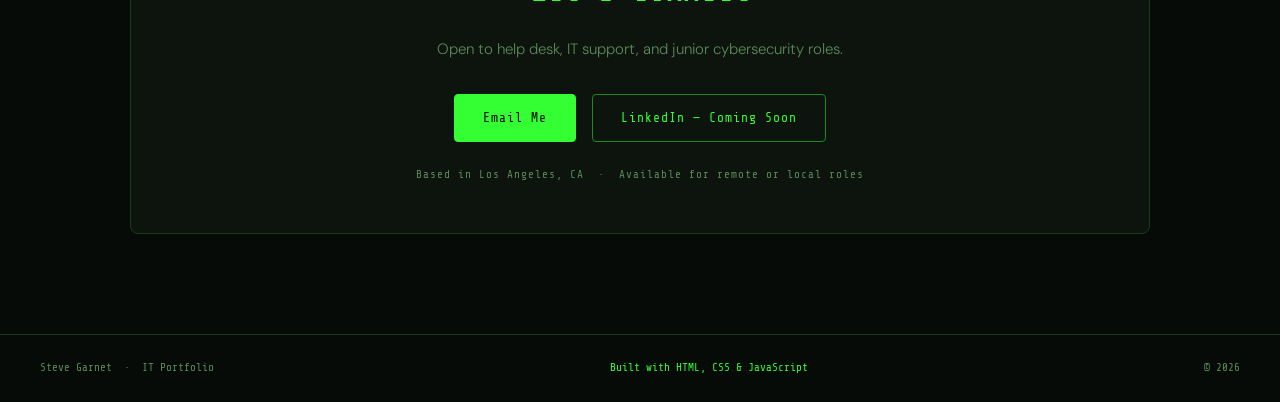
<file: Portfolio.html>
<!DOCTYPE html>
<html lang="en">
<head>
  <meta charset="UTF-8">
  <meta name="viewport" content="width=device-width, initial-scale=1.0">
  <title>Steve Garnet — IT Portfolio</title>
  <link rel="preconnect" href="https://fonts.googleapis.com">
  <link href="https://fonts.googleapis.com/css2?family=Share+Tech+Mono&family=VT323&family=DM+Sans:wght@300;400;500&display=swap" rel="stylesheet">
  <style>
    :root {
      --green:      #33ff33;
      --green-dim:  #1a8a1a;
      --green-dark: #0a2a0a;
      --bg:         #070b07;
      --bg2:        #0d140d;
      --bg3:        #111a11;
      --text:       #c8e8c8;
      --text-dim:   #5a8a5a;
      --border:     #1a3a1a;
      --amber:      #ffcc44;
      --cyan:       #44ddff;
    }

    *, *::before, *::after { box-sizing: border-box; margin: 0; padding: 0; }

    html { scroll-behavior: smooth; }

    body {
      background: var(--bg);
      color: var(--text);
      font-family: 'DM Sans', sans-serif;
      font-weight: 300;
      line-height: 1.7;
      overflow-x: hidden;
    }

    /* ── Scanlines ── */
    body::before {
      content: '';
      position: fixed;
      inset: 0;
      background: repeating-linear-gradient(
        0deg, transparent, transparent 3px,
        rgba(0,0,0,0.04) 3px, rgba(0,0,0,0.04) 4px
      );
      pointer-events: none;
      z-index: 1000;
    }

    /* ── Grid bg ── */
    body::after {
      content: '';
      position: fixed;
      inset: 0;
      background-image:
        linear-gradient(var(--border) 1px, transparent 1px),
        linear-gradient(90deg, var(--border) 1px, transparent 1px);
      background-size: 48px 48px;
      opacity: 0.35;
      pointer-events: none;
      z-index: 0;
    }

    /* ── NAV ── */
    nav {
      position: fixed;
      top: 0; left: 0; right: 0;
      z-index: 100;
      background: rgba(7, 11, 7, 0.92);
      backdrop-filter: blur(8px);
      border-bottom: 1px solid var(--border);
      padding: 0 40px;
      height: 56px;
      display: flex;
      align-items: center;
      justify-content: space-between;
    }

    .nav-brand {
      font-family: 'Share Tech Mono', monospace;
      font-size: 14px;
      color: var(--green);
      letter-spacing: 2px;
    }

    .nav-brand span { color: var(--text-dim); }

    .nav-links {
      display: flex;
      gap: 32px;
      list-style: none;
    }

    .nav-links a {
      font-family: 'Share Tech Mono', monospace;
      font-size: 12px;
      color: var(--text-dim);
      text-decoration: none;
      letter-spacing: 1px;
      transition: color 0.2s;
    }

    .nav-links a:hover { color: var(--green); }

    /* ── HERO ── */
    .hero {
      position: relative;
      z-index: 1;
      min-height: 100vh;
      display: flex;
      align-items: center;
      padding: 100px 40px 80px;
      max-width: 1100px;
      margin: 0 auto;
    }

    .hero-content { max-width: 680px; }

    .hero-eyebrow {
      font-family: 'Share Tech Mono', monospace;
      font-size: 12px;
      color: var(--green);
      letter-spacing: 3px;
      margin-bottom: 24px;
      opacity: 0;
      animation: fadeUp 0.6s ease forwards 0.2s;
    }

    .hero-eyebrow::before {
      content: '> ';
      color: var(--text-dim);
    }

    .hero-name {
      font-family: 'VT323', monospace;
      font-size: clamp(64px, 10vw, 110px);
      color: var(--green);
      line-height: 0.9;
      margin-bottom: 16px;
      opacity: 0;
      animation: fadeUp 0.6s ease forwards 0.4s;
      text-shadow: 0 0 40px rgba(51,255,51,0.15);
    }

    .hero-title {
      font-family: 'Share Tech Mono', monospace;
      font-size: 16px;
      color: var(--amber);
      letter-spacing: 2px;
      margin-bottom: 32px;
      opacity: 0;
      animation: fadeUp 0.6s ease forwards 0.6s;
    }

    .hero-desc {
      font-size: 17px;
      color: var(--text);
      max-width: 520px;
      margin-bottom: 48px;
      opacity: 0;
      animation: fadeUp 0.6s ease forwards 0.8s;
      font-weight: 300;
    }

    .hero-desc strong {
      color: var(--green);
      font-weight: 500;
    }

    .hero-ctas {
      display: flex;
      gap: 16px;
      flex-wrap: wrap;
      opacity: 0;
      animation: fadeUp 0.6s ease forwards 1s;
    }

    .btn {
      font-family: 'Share Tech Mono', monospace;
      font-size: 13px;
      letter-spacing: 1px;
      padding: 12px 28px;
      border-radius: 4px;
      text-decoration: none;
      transition: all 0.2s;
      cursor: pointer;
    }

    .btn-primary {
      background: var(--green);
      color: #050b05;
      border: 1px solid var(--green);
      font-weight: 500;
    }

    .btn-primary:hover {
      background: transparent;
      color: var(--green);
    }

    .btn-secondary {
      background: transparent;
      color: var(--green);
      border: 1px solid var(--green-dim);
    }

    .btn-secondary:hover {
      border-color: var(--green);
      background: rgba(51,255,51,0.05);
    }

    /* ── STATUS BADGES ── */
    .status-bar {
      position: absolute;
      bottom: 48px;
      left: 40px;
      display: flex;
      gap: 24px;
      flex-wrap: wrap;
      opacity: 0;
      animation: fadeUp 0.6s ease forwards 1.2s;
    }

    .badge {
      font-family: 'Share Tech Mono', monospace;
      font-size: 11px;
      padding: 5px 12px;
      border-radius: 3px;
      letter-spacing: 1px;
    }

    .badge-studying {
      background: rgba(255,204,68,0.1);
      color: var(--amber);
      border: 1px solid rgba(255,204,68,0.3);
    }

    .badge-available {
      background: rgba(51,255,51,0.08);
      color: var(--green);
      border: 1px solid rgba(51,255,51,0.25);
    }

    .badge-available::before {
      content: '● ';
      animation: pulse 2s ease-in-out infinite;
    }

    @keyframes pulse { 0%,100%{opacity:1} 50%{opacity:0.3} }

    /* ── SECTION BASE ── */
    section {
      position: relative;
      z-index: 1;
      padding: 100px 40px;
      max-width: 1100px;
      margin: 0 auto;
    }

    .section-label {
      font-family: 'Share Tech Mono', monospace;
      font-size: 11px;
      color: var(--text-dim);
      letter-spacing: 3px;
      margin-bottom: 12px;
    }

    .section-label::before { content: '// '; }

    .section-title {
      font-family: 'VT323', monospace;
      font-size: 48px;
      color: var(--green);
      margin-bottom: 48px;
      line-height: 1;
    }

    /* ── SKILLS ── */
    .skills-grid {
      display: grid;
      grid-template-columns: repeat(auto-fit, minmax(240px, 1fr));
      gap: 16px;
    }

    .skill-card {
      background: var(--bg2);
      border: 1px solid var(--border);
      border-radius: 6px;
      padding: 24px;
      transition: border-color 0.2s, background 0.2s;
    }

    .skill-card:hover {
      border-color: var(--green-dim);
      background: var(--bg3);
    }

    .skill-card-label {
      font-family: 'Share Tech Mono', monospace;
      font-size: 11px;
      color: var(--text-dim);
      letter-spacing: 2px;
      margin-bottom: 10px;
    }

    .skill-card-title {
      font-size: 16px;
      font-weight: 500;
      color: var(--text);
      margin-bottom: 12px;
    }

    .skill-tags {
      display: flex;
      flex-wrap: wrap;
      gap: 8px;
    }

    .tag {
      font-family: 'Share Tech Mono', monospace;
      font-size: 11px;
      padding: 3px 10px;
      background: rgba(51,255,51,0.06);
      color: var(--green-dim);
      border: 1px solid rgba(51,255,51,0.15);
      border-radius: 3px;
    }

    /* ── CERT PROGRESS ── */
    .cert-list { display: flex; flex-direction: column; gap: 16px; }

    .cert-item {
      background: var(--bg2);
      border: 1px solid var(--border);
      border-radius: 6px;
      padding: 20px 24px;
      display: flex;
      align-items: center;
      gap: 20px;
    }

    .cert-icon {
      font-family: 'Share Tech Mono', monospace;
      font-size: 22px;
      color: var(--amber);
      width: 36px;
      flex-shrink: 0;
    }

    .cert-name {
      font-weight: 500;
      color: var(--text);
      font-size: 15px;
    }

    .cert-status {
      font-family: 'Share Tech Mono', monospace;
      font-size: 11px;
      margin-top: 4px;
    }

    .cert-status.in-progress { color: var(--amber); }
    .cert-status.planned     { color: var(--text-dim); }

    .cert-bar-wrap {
      flex: 1;
      height: 4px;
      background: var(--border);
      border-radius: 2px;
      overflow: hidden;
    }

    .cert-bar {
      height: 100%;
      border-radius: 2px;
      background: var(--green);
      transition: width 1s ease;
    }

    /* ── PROJECTS ── */
    .projects-grid {
      display: grid;
      grid-template-columns: repeat(auto-fit, minmax(300px, 1fr));
      gap: 20px;
    }

    .project-card {
      background: var(--bg2);
      border: 1px solid var(--border);
      border-radius: 6px;
      padding: 28px;
      text-decoration: none;
      display: block;
      transition: border-color 0.2s, transform 0.2s;
      position: relative;
      overflow: hidden;
    }

    .project-card::before {
      content: '';
      position: absolute;
      top: 0; left: 0; right: 0;
      height: 2px;
      background: var(--green);
      transform: scaleX(0);
      transition: transform 0.2s;
      transform-origin: left;
    }

    .project-card:hover { border-color: var(--green-dim); transform: translateY(-3px); }
    .project-card:hover::before { transform: scaleX(1); }

    .project-card-tag {
      font-family: 'Share Tech Mono', monospace;
      font-size: 10px;
      color: var(--green);
      letter-spacing: 2px;
      margin-bottom: 14px;
    }

    .project-card-title {
      font-size: 18px;
      font-weight: 500;
      color: var(--text);
      margin-bottom: 10px;
    }

    .project-card-desc {
      font-size: 14px;
      color: var(--text-dim);
      line-height: 1.6;
      margin-bottom: 20px;
    }

    .project-card-link {
      font-family: 'Share Tech Mono', monospace;
      font-size: 12px;
      color: var(--green);
      letter-spacing: 1px;
    }

    .project-card-link::after { content: ' →'; }

    .project-card.coming-soon { opacity: 0.5; pointer-events: none; }
    .project-card.coming-soon .project-card-tag { color: var(--text-dim); }

    /* ── CONTACT ── */
    .contact-wrap {
      background: var(--bg2);
      border: 1px solid var(--border);
      border-radius: 8px;
      padding: 48px;
      text-align: center;
    }

    .contact-title {
      font-family: 'VT323', monospace;
      font-size: 42px;
      color: var(--green);
      margin-bottom: 12px;
    }

    .contact-sub {
      color: var(--text-dim);
      font-size: 15px;
      margin-bottom: 32px;
    }

    .contact-links {
      display: flex;
      gap: 16px;
      justify-content: center;
      flex-wrap: wrap;
    }

    /* ── FOOTER ── */
    footer {
      position: relative;
      z-index: 1;
      border-top: 1px solid var(--border);
      padding: 24px 40px;
      display: flex;
      justify-content: space-between;
      align-items: center;
      font-family: 'Share Tech Mono', monospace;
      font-size: 11px;
      color: var(--text-dim);
    }

    /* ── DIVIDER ── */
    .divider {
      border: none;
      border-top: 1px solid var(--border);
      max-width: 1100px;
      margin: 0 auto;
      position: relative;
      z-index: 1;
    }

    /* ── ANIMATIONS ── */
    @keyframes fadeUp {
      from { opacity: 0; transform: translateY(20px); }
      to   { opacity: 1; transform: translateY(0); }
    }

    .reveal {
      opacity: 0;
      transform: translateY(24px);
      transition: opacity 0.6s ease, transform 0.6s ease;
    }
    .reveal.visible { opacity: 1; transform: translateY(0); }

    /* ── RESPONSIVE ── */
    @media (max-width: 600px) {
      nav { padding: 0 20px; }
      .nav-links { gap: 20px; }
      .hero { padding: 90px 20px 80px; }
      section { padding: 70px 20px; }
      .status-bar { left: 20px; }
      footer { flex-direction: column; gap: 8px; text-align: center; }
      .contact-wrap { padding: 32px 20px; }
    }
  </style>
</head>
<body>

  <!-- NAV -->
  <nav>
    <div class="nav-brand">SG<span>://</span>portfolio</div>
    <ul class="nav-links">
      <li><a href="#skills">skills</a></li>
      <li><a href="#certs">certs</a></li>
      <li><a href="#projects">projects</a></li>
      <li><a href="#contact">contact</a></li>
    </ul>
  </nav>

  <!-- HERO -->
  <div class="hero">
    <div class="hero-content">
      <div class="hero-eyebrow">IT PROFESSIONAL IN TRAINING</div>
      <h1 class="hero-name">Steve<br>Garnet</h1>
      <div class="hero-title">HELP DESK &nbsp;/&nbsp; COMPTIA A+ &nbsp;/&nbsp; CYBERSECURITY</div>
      <p class="hero-desc">
        Building a foundation in <strong>IT support, networking,</strong> and
        <strong>cybersecurity</strong>. Currently studying for CompTIA A+ — and
        building the tools to prove it.
      </p>
      <div class="hero-ctas">
        <a href="#projects" class="btn btn-primary">View Projects</a>
        <a href="#contact" class="btn btn-secondary">Get In Touch</a>
      </div>
    </div>
    <div class="status-bar">
      <span class="badge badge-available">OPEN TO OPPORTUNITIES</span>
      <span class="badge badge-studying">STUDYING: CompTIA A+</span>
    </div>
  </div>

  <hr class="divider">

  <!-- SKILLS -->
  <section id="skills">
    <div class="section-label reveal">areas of knowledge</div>
    <h2 class="section-title reveal">Skills</h2>
    <div class="skills-grid">
      <div class="skill-card reveal">
        <div class="skill-card-label">HARDWARE</div>
        <div class="skill-card-title">PC Components & Assembly</div>
        <div class="skill-tags">
          <span class="tag">CPU / RAM</span>
          <span class="tag">Storage</span>
          <span class="tag">Motherboards</span>
          <span class="tag">PSU</span>
          <span class="tag">RAID</span>
          <span class="tag">Ports & Connectors</span>
        </div>
      </div>
      <div class="skill-card reveal">
        <div class="skill-card-label">NETWORKING</div>
        <div class="skill-card-title">Network Fundamentals</div>
        <div class="skill-tags">
          <span class="tag">OSI Model</span>
          <span class="tag">TCP/IP</span>
          <span class="tag">Subnetting</span>
          <span class="tag">DNS / DHCP</span>
          <span class="tag">Wi-Fi 802.11</span>
          <span class="tag">Network Ports</span>
        </div>
      </div>
      <div class="skill-card reveal">
        <div class="skill-card-label">OPERATING SYSTEMS</div>
        <div class="skill-card-title">Windows, Linux & macOS</div>
        <div class="skill-tags">
          <span class="tag">Windows 10/11</span>
          <span class="tag">Linux CLI</span>
          <span class="tag">macOS</span>
          <span class="tag">NTFS / FAT32</span>
          <span class="tag">Troubleshooting</span>
          <span class="tag">Registry</span>
        </div>
      </div>
      <div class="skill-card reveal">
        <div class="skill-card-label">SECURITY</div>
        <div class="skill-card-title">Security Fundamentals</div>
        <div class="skill-tags">
          <span class="tag">Malware Types</span>
          <span class="tag">Encryption</span>
          <span class="tag">MFA</span>
          <span class="tag">Hardening</span>
          <span class="tag">Social Engineering</span>
          <span class="tag">Physical Security</span>
        </div>
      </div>
      <div class="skill-card reveal">
        <div class="skill-card-label">DEVELOPMENT</div>
        <div class="skill-card-title">Web & Tooling</div>
        <div class="skill-tags">
          <span class="tag">HTML</span>
          <span class="tag">CSS</span>
          <span class="tag">JavaScript</span>
          <span class="tag">Git</span>
          <span class="tag">GitHub Pages</span>
          <span class="tag">VS Code</span>
        </div>
      </div>
      <div class="skill-card reveal">
        <div class="skill-card-label">SOFT SKILLS</div>
        <div class="skill-card-title">Professional Attributes</div>
        <div class="skill-tags">
          <span class="tag">Problem Solving</span>
          <span class="tag">Documentation</span>
          <span class="tag">Self-directed Learning</span>
          <span class="tag">Attention to Detail</span>
        </div>
      </div>
    </div>
  </section>

  <hr class="divider">

  <!-- CERTS -->
  <section id="certs">
    <div class="section-label reveal">credentials & progress</div>
    <h2 class="section-title reveal">Certifications</h2>
    <div class="cert-list">
      <div class="cert-item reveal">
        <div class="cert-icon">[A+]</div>
        <div style="flex:1">
          <div class="cert-name">CompTIA A+</div>
          <div class="cert-status in-progress">● IN PROGRESS — Core 1 & Core 2</div>
        </div>
        <div class="cert-bar-wrap" style="max-width:200px">
          <div class="cert-bar" style="width:55%"></div>
        </div>
        <span style="font-family:'Share Tech Mono',monospace;font-size:12px;color:var(--amber);min-width:36px;text-align:right">55%</span>
      </div>
      <div class="cert-item reveal">
        <div class="cert-icon">[N+]</div>
        <div style="flex:1">
          <div class="cert-name">CompTIA Network+</div>
          <div class="cert-status planned">○ PLANNED — After A+</div>
        </div>
        <div class="cert-bar-wrap" style="max-width:200px">
          <div class="cert-bar" style="width:0%"></div>
        </div>
        <span style="font-family:'Share Tech Mono',monospace;font-size:12px;color:var(--text-dim);min-width:36px;text-align:right">—</span>
      </div>
      <div class="cert-item reveal">
        <div class="cert-icon">[S+]</div>
        <div style="flex:1">
          <div class="cert-name">CompTIA Security+</div>
          <div class="cert-status planned">○ PLANNED — Cybersecurity pathway</div>
        </div>
        <div class="cert-bar-wrap" style="max-width:200px">
          <div class="cert-bar" style="width:0%"></div>
        </div>
        <span style="font-family:'Share Tech Mono',monospace;font-size:12px;color:var(--text-dim);min-width:36px;text-align:right">—</span>
      </div>
    </div>
  </section>

  <hr class="divider">

  <!-- PROJECTS -->
  <section id="projects">
    <div class="section-label reveal">things i've built</div>
    <h2 class="section-title reveal">Projects</h2>
    <div class="projects-grid">
      <a href="lab.html" class="project-card reveal">
        <div class="project-card-tag">FEATURED PROJECT &nbsp;·&nbsp; INTERACTIVE TOOL</div>
        <div class="project-card-title">CompTIA A+ Lab Terminal</div>
        <div class="project-card-desc">
          A fully functional command-line terminal simulator built from scratch in HTML, CSS, and JavaScript.
          Covers all four A+ domains — hardware, networking, OS, and security — with a built-in quiz engine and XP system.
        </div>
        <div class="project-card-link">Launch terminal</div>
      </a>
      <div class="project-card coming-soon reveal">
        <div class="project-card-tag">COMING SOON &nbsp;·&nbsp; TOOL</div>
        <div class="project-card-title">Network Troubleshooter</div>
        <div class="project-card-desc">
          An interactive diagnostic tool walking through real-world network troubleshooting scenarios step by step.
        </div>
        <div class="project-card-link">In progress</div>
      </div>
      <div class="project-card coming-soon reveal">
        <div class="project-card-tag">COMING SOON &nbsp;·&nbsp; STUDY TOOL</div>
        <div class="project-card-title">Security+ Flash Cards</div>
        <div class="project-card-desc">
          A Security+ exam prep tool with spaced repetition, covering threats, cryptography, and identity management.
        </div>
        <div class="project-card-link">In progress</div>
      </div>
    </div>
  </section>

  <hr class="divider">

  <!-- CONTACT -->
  <section id="contact">
    <div class="contact-wrap reveal">
      <div class="contact-title">Let's Connect</div>
      <p class="contact-sub">Open to help desk, IT support, and junior cybersecurity roles.</p>
      <div class="contact-links">
        <a href="mailto:your@email.com" class="btn btn-primary">Email Me</a>
        <a href="https://linkedin.com" class="btn btn-secondary" id="linkedin-btn">LinkedIn — Coming Soon</a>
      </div>
      <p style="margin-top:24px;font-family:'Share Tech Mono',monospace;font-size:11px;color:var(--text-dim);letter-spacing:1px">
        Based in Los Angeles, CA &nbsp;·&nbsp; Available for remote or local roles
      </p>
    </div>
  </section>

  <!-- FOOTER -->
  <footer>
    <span>Steve Garnet &nbsp;·&nbsp; IT Portfolio</span>
    <span style="color:var(--green)">Built with HTML, CSS &amp; JavaScript</span>
    <span>© 2026</span>
  </footer>

  <script>
    /* ── Scroll reveal ── */
    const observer = new IntersectionObserver(entries => {
      entries.forEach(e => {
        if (e.isIntersecting) {
          e.target.classList.add('visible');
          observer.unobserve(e.target);
        }
      });
    }, { threshold: 0.1 });

    document.querySelectorAll('.reveal').forEach(el => observer.observe(el));

    /* ── Cert bars animate on scroll ── */
    const certObserver = new IntersectionObserver(entries => {
      entries.forEach(e => {
        if (e.isIntersecting) {
          e.target.querySelectorAll('.cert-bar').forEach(bar => {
            bar.style.width = bar.style.width;
          });
        }
      });
    }, { threshold: 0.3 });

    document.querySelectorAll('.cert-item').forEach(el => certObserver.observe(el));

    /* ── Active nav link ── */
    const sections = document.querySelectorAll('section[id]');
    const navLinks = document.querySelectorAll('.nav-links a');

    window.addEventListener('scroll', () => {
      let current = '';
      sections.forEach(s => {
        if (window.scrollY >= s.offsetTop - 80) current = s.id;
      });
      navLinks.forEach(a => {
        a.style.color = a.getAttribute('href') === '#' + current
          ? 'var(--green)' : '';
      });
    });
  </script>
</body>
</html>
</file>
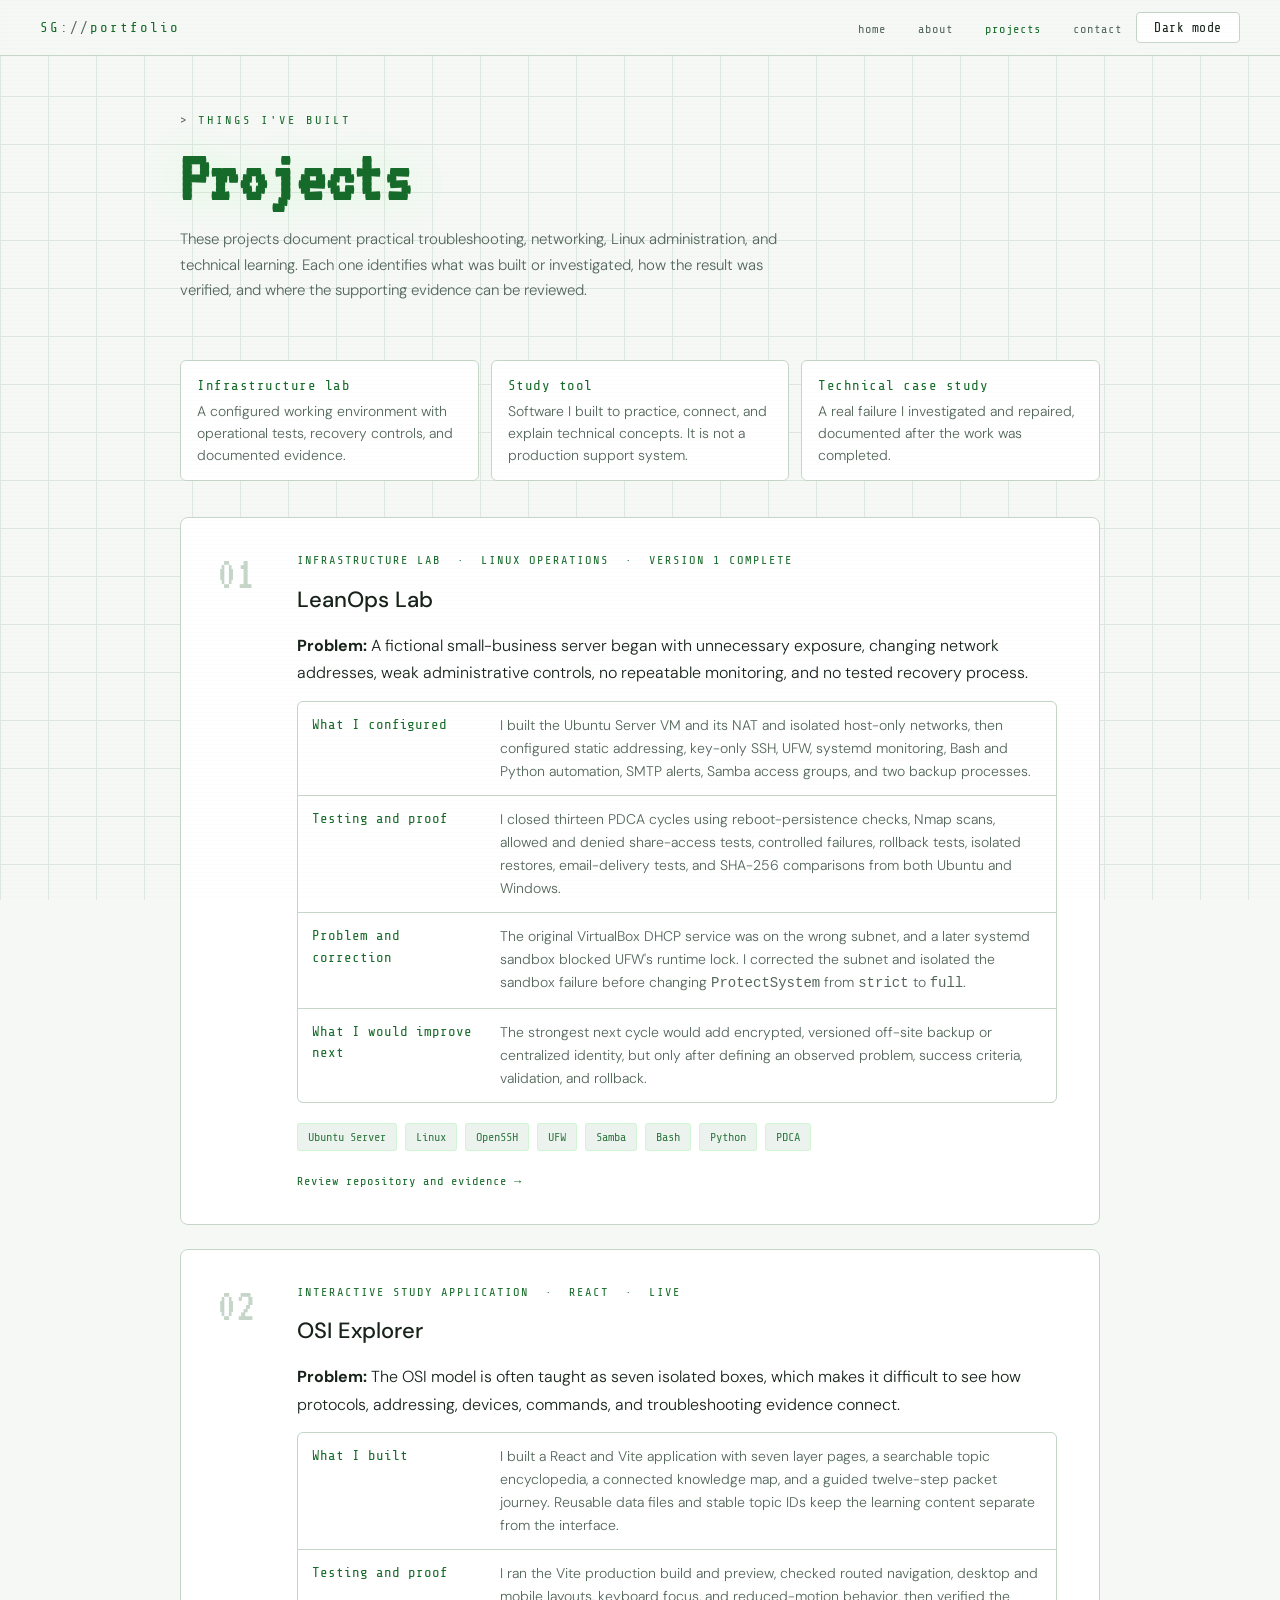
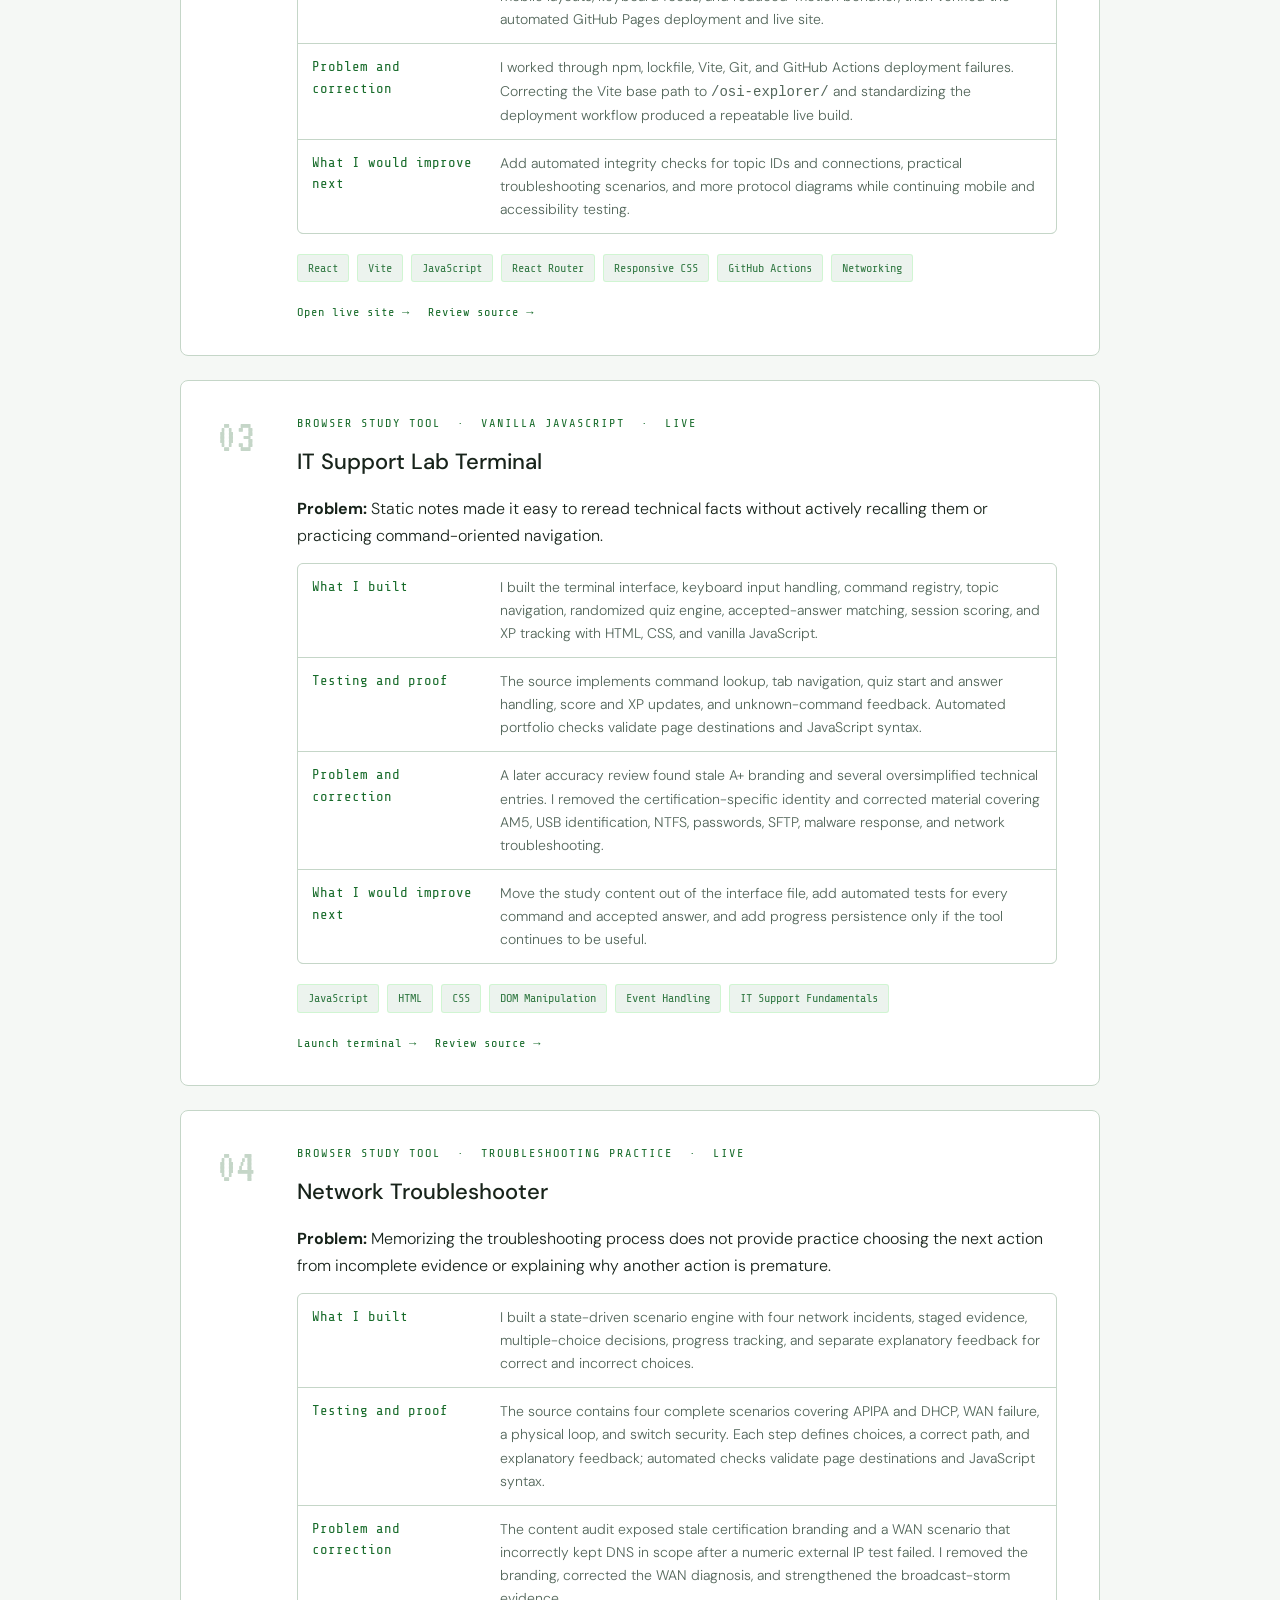
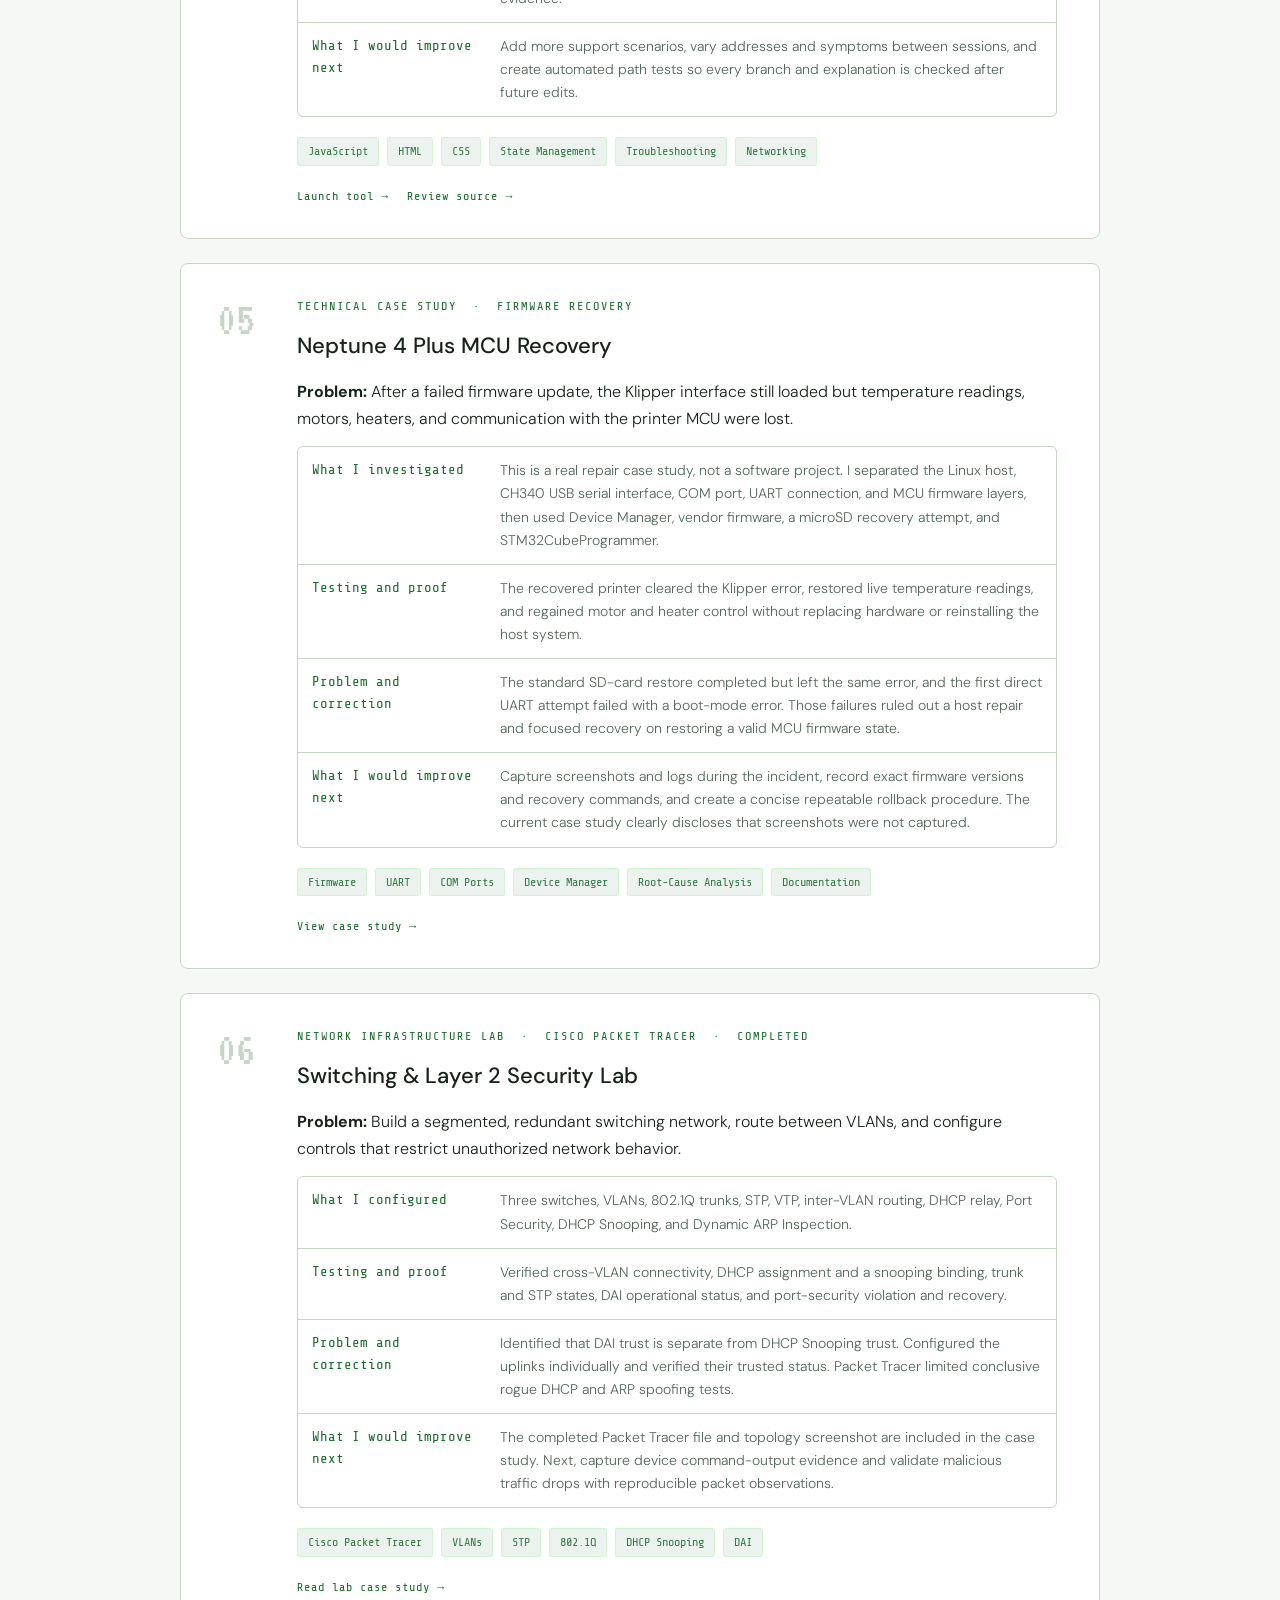
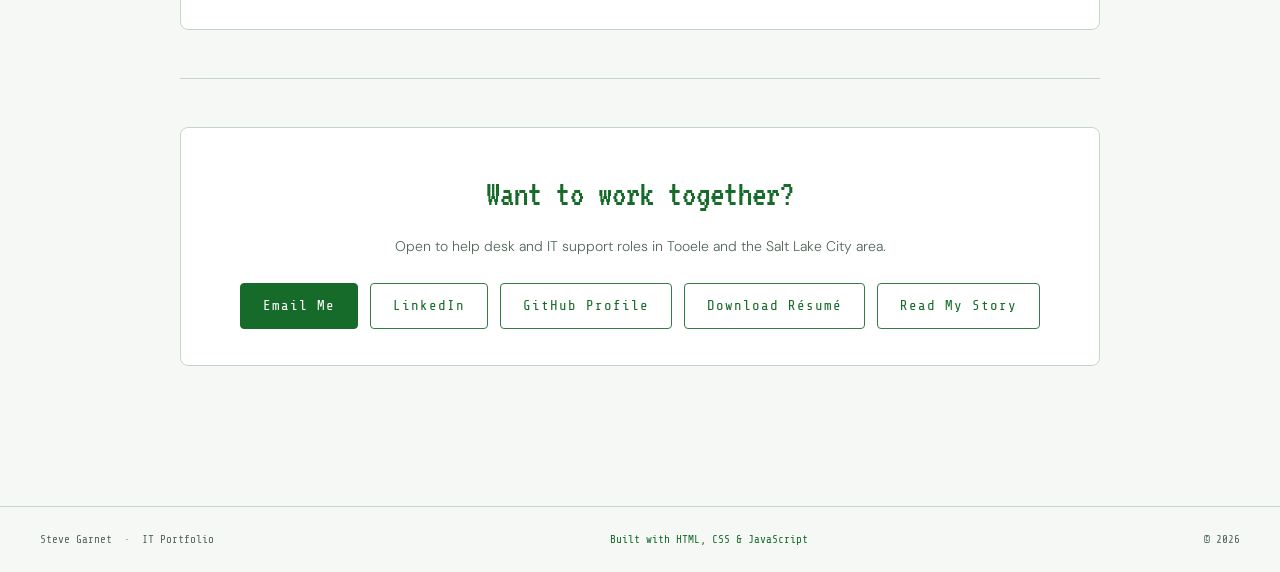
<file: projects.html>
<!DOCTYPE html>
<html lang="en">
<head>
  <meta charset="UTF-8">
  <meta name="viewport" content="width=device-width, initial-scale=1.0">
  <meta name="description" content="Verified IT support, Linux administration, networking education, and technical troubleshooting projects by Steve Garnet.">
  <meta name="theme-color" content="#070b07">
  <meta property="og:type" content="website">
  <meta property="og:title" content="Projects - Steve Garnet">
  <meta property="og:description" content="Verified IT support, Linux administration, networking education, and technical troubleshooting projects.">
  <meta property="og:url" content="https://steve-g-git.github.io/A-Lab/projects.html">
  <meta name="twitter:card" content="summary">
  <meta name="twitter:title" content="Projects - Steve Garnet">
  <meta name="twitter:description" content="Hands-on IT projects with implementation details, testing evidence, corrections, and next steps.">
  <link rel="canonical" href="https://steve-g-git.github.io/A-Lab/projects.html">
  <link rel="icon" href="assets/favicon.svg" type="image/svg+xml">
  <title>Projects - Steve Garnet</title>
  <link rel="preconnect" href="https://fonts.googleapis.com">
  <link rel="preconnect" href="https://fonts.gstatic.com" crossorigin>
  <link href="https://fonts.googleapis.com/css2?family=Share+Tech+Mono&family=VT323&family=DM+Sans:wght@300;400;500&display=swap" rel="stylesheet">
  <style>
    :root {
      --green:      #33ff33;
      --green-dim:  #1a8a1a;
      --bg:         #070b07;
      --bg2:        #0d140d;
      --bg3:        #111a11;
      --text:       #c8e8c8;
      --text-dim:   #5a8a5a;
      --border:     #1a3a1a;
      --amber:      #ffcc44;
    }

    *, *::before, *::after { box-sizing: border-box; margin: 0; padding: 0; }
    html { scroll-behavior: smooth; }

    body {
      background: var(--bg);
      color: var(--text);
      font-family: 'DM Sans', sans-serif;
      font-weight: 300;
      line-height: 1.7;
      overflow-x: hidden;
    }

    body::before {
      content: '';
      position: fixed;
      inset: 0;
      background: repeating-linear-gradient(
        0deg, transparent, transparent 3px,
        rgba(0,0,0,0.04) 3px, rgba(0,0,0,0.04) 4px
      );
      pointer-events: none;
      z-index: 1000;
    }

    body::after {
      content: '';
      position: fixed;
      inset: 0;
      background-image:
        linear-gradient(var(--border) 1px, transparent 1px),
        linear-gradient(90deg, var(--border) 1px, transparent 1px);
      background-size: 48px 48px;
      opacity: 0.35;
      pointer-events: none;
      z-index: 0;
    }

    nav {
      position: fixed;
      top: 0; left: 0; right: 0;
      z-index: 100;
      background: rgba(7,11,7,0.92);
      backdrop-filter: blur(8px);
      border-bottom: 1px solid var(--border);
      padding: 0 40px;
      height: 56px;
      display: flex;
      align-items: center;
      justify-content: space-between;
    }

    .nav-brand { font-family: 'Share Tech Mono', monospace; font-size: 14px; color: var(--green); letter-spacing: 2px; text-decoration: none; }
    .nav-brand span { color: var(--text-dim); }
    .nav-links { display: flex; gap: 32px; list-style: none; }
    .nav-links a { font-family: 'Share Tech Mono', monospace; font-size: 12px; color: var(--text-dim); text-decoration: none; letter-spacing: 1px; transition: color 0.2s; }
    .nav-links a:hover { color: var(--green); }
    .nav-links a.active { color: var(--green); }

    .page {
      position: relative;
      z-index: 1;
      max-width: 1000px;
      margin: 0 auto;
      padding: 110px 40px 80px;
    }

    .page-eyebrow { font-family: 'Share Tech Mono', monospace; font-size: 12px; color: var(--green); letter-spacing: 3px; margin-bottom: 16px; opacity: 0; animation: fadeUp 0.6s ease forwards 0.2s; }
    .page-eyebrow::before { content: '> '; color: var(--text-dim); }

    .page-title { font-family: 'VT323', monospace; font-size: 72px; color: var(--green); line-height: 0.9; margin-bottom: 16px; opacity: 0; animation: fadeUp 0.6s ease forwards 0.4s; text-shadow: 0 0 40px rgba(51,255,51,0.15); }

    .page-sub { font-size: 15px; color: var(--text-dim); margin-bottom: 56px; opacity: 0; animation: fadeUp 0.6s ease forwards 0.6s; max-width: 600px; line-height: 1.7; }

    .projects-list { display: flex; flex-direction: column; gap: 24px; }

    .project-card {
      background: var(--bg2);
      border: 1px solid var(--border);
      border-radius: 8px;
      overflow: hidden;
      transition: border-color 0.2s, transform 0.2s;
      position: relative;
      text-decoration: none;
      display: block;
    }

    .project-card:hover { border-color: var(--green-dim); transform: translateY(-2px); }

    .project-card::before {
      content: '';
      position: absolute;
      top: 0; left: 0; right: 0;
      height: 2px;
      background: var(--green);
      transform: scaleX(0);
      transition: transform 0.25s;
      transform-origin: left;
    }

    .project-card:hover::before { transform: scaleX(1); }

    .project-card-inner { padding: 32px 36px; display: flex; gap: 32px; align-items: flex-start; }

    .project-number { font-family: 'VT323', monospace; font-size: 48px; color: var(--border); line-height: 1; flex-shrink: 0; width: 48px; }

    .project-content { flex: 1; }

    .project-tag { font-family: 'Share Tech Mono', monospace; font-size: 10px; color: var(--green); letter-spacing: 2px; margin-bottom: 10px; }

    .project-title { font-size: 22px; font-weight: 500; color: var(--text); margin-bottom: 14px; }

    .project-desc { font-size: 16px; color: var(--text); line-height: 1.7; margin-bottom: 14px; max-width: 760px; }

    .project-type-guide {
      display: grid;
      grid-template-columns: repeat(3, minmax(0, 1fr));
      gap: 12px;
      margin: 28px 0 36px;
    }

    .type-guide-item {
      padding: 14px 16px;
      border: 1px solid var(--border);
      border-radius: 6px;
      background: var(--bg2);
      color: var(--text-dim);
      font-size: 14px;
      line-height: 1.55;
    }

    .type-guide-label {
      display: block;
      margin-bottom: 5px;
      color: var(--green);
      font-family: 'Share Tech Mono', monospace;
      font-size: 14px;
      letter-spacing: 0.5px;
    }

    .project-proof {
      display: grid;
      gap: 1px;
      max-width: 760px;
      margin: 0 0 20px;
      border: 1px solid var(--border);
      border-radius: 6px;
      overflow: hidden;
      background: var(--border);
    }

    .project-proof > div {
      display: grid;
      grid-template-columns: 170px minmax(0, 1fr);
      gap: 18px;
      padding: 12px 14px;
      background: var(--bg2);
    }

    .project-proof dt {
      color: var(--green);
      font-family: 'Share Tech Mono', monospace;
      font-size: 14px;
      line-height: 1.55;
    }

    .project-proof dd {
      margin: 0;
      color: var(--text-dim);
      font-size: 14px;
      line-height: 1.65;
    }

    .project-tech {
      font-size: 13px;
      color: var(--text-dim);
      line-height: 1.7;
      margin-bottom: 20px;
      max-width: 640px;
      padding: 12px 16px;
      background: rgba(0,0,0,0.2);
      border-left: 2px solid var(--green-dim);
      border-radius: 0 4px 4px 0;
    }

    .project-tags { display: flex; flex-wrap: wrap; gap: 8px; margin-bottom: 20px; }

    .tech-tag { font-family: 'Share Tech Mono', monospace; font-size: 11px; padding: 3px 10px; background: rgba(51,255,51,0.06); color: var(--green-dim); border: 1px solid rgba(51,255,51,0.15); border-radius: 3px; }

    .project-link { font-family: 'Share Tech Mono', monospace; font-size: 12px; color: var(--green); letter-spacing: 1px; text-decoration: none; display: inline-block; }
    .project-link::after { content: ' →'; }
    .project-actions { display: flex; flex-wrap: wrap; gap: 18px; }

    .divider { border: none; border-top: 1px solid var(--border); margin: 48px 0; position: relative; z-index: 1; }

    .cta-block { background: var(--bg2); border: 1px solid var(--border); border-radius: 8px; padding: 36px; text-align: center; }
    .cta-title { font-family: 'VT323', monospace; font-size: 36px; color: var(--green); margin-bottom: 10px; }
    .cta-sub { font-size: 14px; color: var(--text-dim); margin-bottom: 24px; }
    .cta-links { display: flex; gap: 12px; justify-content: center; flex-wrap: wrap; }

    .btn { font-family: 'Share Tech Mono', monospace; font-size: 12px; letter-spacing: 1px; padding: 10px 22px; border-radius: 4px; text-decoration: none; transition: all 0.2s; display: inline-block; }
    .btn-primary { background: var(--green); color: #050b05; border: 1px solid var(--green); font-weight: 500; }
    .btn-primary:hover { background: transparent; color: var(--green); }
    .btn-secondary { background: transparent; color: var(--green); border: 1px solid var(--green-dim); }
    .btn-secondary:hover { border-color: var(--green); background: rgba(51,255,51,0.05); }

    footer { position: relative; z-index: 1; border-top: 1px solid var(--border); padding: 24px 40px; display: flex; justify-content: space-between; align-items: center; font-family: 'Share Tech Mono', monospace; font-size: 11px; color: var(--text-dim); margin-top: 60px; }

    @keyframes fadeUp { from { opacity: 0; transform: translateY(20px); } to { opacity: 1; transform: translateY(0); } }

    .reveal { opacity: 0; transform: translateY(24px); transition: opacity 0.6s ease, transform 0.6s ease; }
    .reveal.visible { opacity: 1; transform: translateY(0); }

    @media (max-width: 600px) {
      nav { padding: 0 20px; }
      .nav-links { gap: 16px; }
      .page { padding: 90px 20px 60px; }
      .page-title { font-size: 52px; }
      .project-card-inner { flex-direction: column; gap: 16px; padding: 20px; }
      .project-type-guide { grid-template-columns: 1fr; }
      .project-proof > div { grid-template-columns: 1fr; gap: 4px; }
      footer { flex-direction: column; gap: 8px; text-align: center; }
    }
  </style>
  <link rel="stylesheet" href="assets/site-polish.css">
  <script src="assets/site.js"></script>
</head>
<body>

  <a class="skip-link" href="#main">Skip to project list</a>

  <nav aria-label="Primary navigation">
    <a href="index.html" class="nav-brand">SG<span>://</span>portfolio</a>
    <div class="nav-actions">
      <ul class="nav-links" id="primary-menu" data-menu>
        <li><a href="index.html">home</a></li>
        <li><a href="about.html">about</a></li>
        <li><a href="projects.html" class="active">projects</a></li>
        <li><a href="index.html#contact">contact</a></li>
      </ul>
      <button class="nav-menu-toggle" type="button" data-menu-toggle aria-controls="primary-menu" aria-expanded="false">Menu</button>
      <button class="theme-toggle" type="button" data-theme-toggle>Theme</button>
    </div>
  </nav>

  <main class="page" id="main">

    <div class="page-eyebrow">THINGS I'VE BUILT</div>
    <h1 class="page-title">Projects</h1>
    <p class="page-sub">
      These projects document practical troubleshooting, networking, Linux administration, and technical learning. Each one identifies what was built or investigated, how the result was verified, and where the supporting evidence can be reviewed.
    </p>

    <div class="project-type-guide" aria-label="Project type guide">
      <div class="type-guide-item">
        <span class="type-guide-label">Infrastructure lab</span>
        A configured working environment with operational tests, recovery controls, and documented evidence.
      </div>
      <div class="type-guide-item">
        <span class="type-guide-label">Study tool</span>
        Software I built to practice, connect, and explain technical concepts. It is not a production support system.
      </div>
      <div class="type-guide-item">
        <span class="type-guide-label">Technical case study</span>
        A real failure I investigated and repaired, documented after the work was completed.
      </div>
    </div>

    <div class="projects-list">

      <article class="project-card reveal">
        <div class="project-card-inner">
          <div class="project-number">01</div>
          <div class="project-content">
            <div class="project-tag">INFRASTRUCTURE LAB &nbsp;·&nbsp; LINUX OPERATIONS &nbsp;·&nbsp; VERSION 1 COMPLETE</div>
            <div class="project-title">LeanOps Lab</div>
            <div class="project-desc">
              <strong>Problem:</strong> A fictional small-business server began with unnecessary exposure, changing network addresses, weak administrative controls, no repeatable monitoring, and no tested recovery process.
            </div>
            <dl class="project-proof">
              <div><dt>What I configured</dt><dd>I built the Ubuntu Server VM and its NAT and isolated host-only networks, then configured static addressing, key-only SSH, UFW, systemd monitoring, Bash and Python automation, SMTP alerts, Samba access groups, and two backup processes.</dd></div>
              <div><dt>Testing and proof</dt><dd>I closed thirteen PDCA cycles using reboot-persistence checks, Nmap scans, allowed and denied share-access tests, controlled failures, rollback tests, isolated restores, email-delivery tests, and SHA-256 comparisons from both Ubuntu and Windows.</dd></div>
              <div><dt>Problem and correction</dt><dd>The original VirtualBox DHCP service was on the wrong subnet, and a later systemd sandbox blocked UFW's runtime lock. I corrected the subnet and isolated the sandbox failure before changing <code>ProtectSystem</code> from <code>strict</code> to <code>full</code>.</dd></div>
              <div><dt>What I would improve next</dt><dd>The strongest next cycle would add encrypted, versioned off-site backup or centralized identity, but only after defining an observed problem, success criteria, validation, and rollback.</dd></div>
            </dl>
            <div class="project-tags">
              <span class="tech-tag">Ubuntu Server</span>
              <span class="tech-tag">Linux</span>
              <span class="tech-tag">OpenSSH</span>
              <span class="tech-tag">UFW</span>
              <span class="tech-tag">Samba</span>
              <span class="tech-tag">Bash</span>
              <span class="tech-tag">Python</span>
              <span class="tech-tag">PDCA</span>
            </div>
            <div class="project-actions">
              <a href="https://github.com/Steve-G-Git/LeanOps-Lab" class="project-link" target="_blank" rel="noopener noreferrer">Review repository and evidence</a>
            </div>
          </div>
        </div>
      </article>

      <article class="project-card reveal">
        <div class="project-card-inner">
          <div class="project-number">02</div>
          <div class="project-content">
            <div class="project-tag">INTERACTIVE STUDY APPLICATION &nbsp;·&nbsp; REACT &nbsp;·&nbsp; LIVE</div>
            <div class="project-title">OSI Explorer</div>
            <div class="project-desc">
              <strong>Problem:</strong> The OSI model is often taught as seven isolated boxes, which makes it difficult to see how protocols, addressing, devices, commands, and troubleshooting evidence connect.
            </div>
            <dl class="project-proof">
              <div><dt>What I built</dt><dd>I built a React and Vite application with seven layer pages, a searchable topic encyclopedia, a connected knowledge map, and a guided twelve-step packet journey. Reusable data files and stable topic IDs keep the learning content separate from the interface.</dd></div>
              <div><dt>Testing and proof</dt><dd>I ran the Vite production build and preview, checked routed navigation, desktop and mobile layouts, keyboard focus, and reduced-motion behavior, then verified the automated GitHub Pages deployment and live site.</dd></div>
              <div><dt>Problem and correction</dt><dd>I worked through npm, lockfile, Vite, Git, and GitHub Actions deployment failures. Correcting the Vite base path to <code>/osi-explorer/</code> and standardizing the deployment workflow produced a repeatable live build.</dd></div>
              <div><dt>What I would improve next</dt><dd>Add automated integrity checks for topic IDs and connections, practical troubleshooting scenarios, and more protocol diagrams while continuing mobile and accessibility testing.</dd></div>
            </dl>
            <div class="project-tags">
              <span class="tech-tag">React</span>
              <span class="tech-tag">Vite</span>
              <span class="tech-tag">JavaScript</span>
              <span class="tech-tag">React Router</span>
              <span class="tech-tag">Responsive CSS</span>
              <span class="tech-tag">GitHub Actions</span>
              <span class="tech-tag">Networking</span>
            </div>
            <div class="project-actions">
              <a href="https://steve-g-git.github.io/osi-explorer/" class="project-link" target="_blank" rel="noopener noreferrer">Open live site</a>
              <a href="https://github.com/Steve-G-Git/osi-explorer" class="project-link" target="_blank" rel="noopener noreferrer">Review source</a>
            </div>
          </div>
        </div>
      </article>

      <article class="project-card reveal">
        <div class="project-card-inner">
          <div class="project-number">03</div>
          <div class="project-content">
            <div class="project-tag">BROWSER STUDY TOOL &nbsp;·&nbsp; VANILLA JAVASCRIPT &nbsp;·&nbsp; LIVE</div>
            <div class="project-title">IT Support Lab Terminal</div>
            <div class="project-desc">
              <strong>Problem:</strong> Static notes made it easy to reread technical facts without actively recalling them or practicing command-oriented navigation.
            </div>
            <dl class="project-proof">
              <div><dt>What I built</dt><dd>I built the terminal interface, keyboard input handling, command registry, topic navigation, randomized quiz engine, accepted-answer matching, session scoring, and XP tracking with HTML, CSS, and vanilla JavaScript.</dd></div>
              <div><dt>Testing and proof</dt><dd>The source implements command lookup, tab navigation, quiz start and answer handling, score and XP updates, and unknown-command feedback. Automated portfolio checks validate page destinations and JavaScript syntax.</dd></div>
              <div><dt>Problem and correction</dt><dd>A later accuracy review found stale A+ branding and several oversimplified technical entries. I removed the certification-specific identity and corrected material covering AM5, USB identification, NTFS, passwords, SFTP, malware response, and network troubleshooting.</dd></div>
              <div><dt>What I would improve next</dt><dd>Move the study content out of the interface file, add automated tests for every command and accepted answer, and add progress persistence only if the tool continues to be useful.</dd></div>
            </dl>
            <div class="project-tags">
              <span class="tech-tag">JavaScript</span>
              <span class="tech-tag">HTML</span>
              <span class="tech-tag">CSS</span>
              <span class="tech-tag">DOM Manipulation</span>
              <span class="tech-tag">Event Handling</span>
              <span class="tech-tag">IT Support Fundamentals</span>
            </div>
            <div class="project-actions">
              <a href="lab.html" class="project-link">Launch terminal</a>
              <a href="https://github.com/Steve-G-Git/A-Lab" class="project-link" target="_blank" rel="noopener noreferrer">Review source</a>
            </div>
          </div>
        </div>
      </article>

      <article class="project-card reveal">
        <div class="project-card-inner">
          <div class="project-number">04</div>
          <div class="project-content">
            <div class="project-tag">BROWSER STUDY TOOL &nbsp;·&nbsp; TROUBLESHOOTING PRACTICE &nbsp;·&nbsp; LIVE</div>
            <div class="project-title">Network Troubleshooter</div>
            <div class="project-desc">
              <strong>Problem:</strong> Memorizing the troubleshooting process does not provide practice choosing the next action from incomplete evidence or explaining why another action is premature.
            </div>
            <dl class="project-proof">
              <div><dt>What I built</dt><dd>I built a state-driven scenario engine with four network incidents, staged evidence, multiple-choice decisions, progress tracking, and separate explanatory feedback for correct and incorrect choices.</dd></div>
              <div><dt>Testing and proof</dt><dd>The source contains four complete scenarios covering APIPA and DHCP, WAN failure, a physical loop, and switch security. Each step defines choices, a correct path, and explanatory feedback; automated checks validate page destinations and JavaScript syntax.</dd></div>
              <div><dt>Problem and correction</dt><dd>The content audit exposed stale certification branding and a WAN scenario that incorrectly kept DNS in scope after a numeric external IP test failed. I removed the branding, corrected the WAN diagnosis, and strengthened the broadcast-storm evidence.</dd></div>
              <div><dt>What I would improve next</dt><dd>Add more support scenarios, vary addresses and symptoms between sessions, and create automated path tests so every branch and explanation is checked after future edits.</dd></div>
            </dl>
            <div class="project-tags">
              <span class="tech-tag">JavaScript</span>
              <span class="tech-tag">HTML</span>
              <span class="tech-tag">CSS</span>
              <span class="tech-tag">State Management</span>
              <span class="tech-tag">Troubleshooting</span>
              <span class="tech-tag">Networking</span>
            </div>
            <div class="project-actions">
              <a href="troubleshooter.html" class="project-link">Launch tool</a>
              <a href="https://github.com/Steve-G-Git/A-Lab" class="project-link" target="_blank" rel="noopener noreferrer">Review source</a>
            </div>
          </div>
        </div>
      </article>

      <article class="project-card reveal">
        <div class="project-card-inner">
          <div class="project-number">05</div>
          <div class="project-content">
            <div class="project-tag">TECHNICAL CASE STUDY &nbsp;·&nbsp; FIRMWARE RECOVERY</div>
            <div class="project-title">Neptune 4 Plus MCU Recovery</div>
            <div class="project-desc">
              <strong>Problem:</strong> After a failed firmware update, the Klipper interface still loaded but temperature readings, motors, heaters, and communication with the printer MCU were lost.
            </div>
            <dl class="project-proof">
              <div><dt>What I investigated</dt><dd>This is a real repair case study, not a software project. I separated the Linux host, CH340 USB serial interface, COM port, UART connection, and MCU firmware layers, then used Device Manager, vendor firmware, a microSD recovery attempt, and STM32CubeProgrammer.</dd></div>
              <div><dt>Testing and proof</dt><dd>The recovered printer cleared the Klipper error, restored live temperature readings, and regained motor and heater control without replacing hardware or reinstalling the host system.</dd></div>
              <div><dt>Problem and correction</dt><dd>The standard SD-card restore completed but left the same error, and the first direct UART attempt failed with a boot-mode error. Those failures ruled out a host repair and focused recovery on restoring a valid MCU firmware state.</dd></div>
              <div><dt>What I would improve next</dt><dd>Capture screenshots and logs during the incident, record exact firmware versions and recovery commands, and create a concise repeatable rollback procedure. The current case study clearly discloses that screenshots were not captured.</dd></div>
            </dl>
            <div class="project-tags">
              <span class="tech-tag">Firmware</span>
              <span class="tech-tag">UART</span>
              <span class="tech-tag">COM Ports</span>
              <span class="tech-tag">Device Manager</span>
              <span class="tech-tag">Root-Cause Analysis</span>
              <span class="tech-tag">Documentation</span>
            </div>
            <div class="project-actions">
              <a href="https://github.com/Steve-G-Git/neptune-4-mcu-recovery" class="project-link" target="_blank" rel="noopener noreferrer">View case study</a>
            </div>
          </div>
        </div>
      </article>

      <article class="project-card reveal">
        <div class="project-card-inner">
          <div class="project-number">06</div>
          <div class="project-content">
            <div class="project-tag">NETWORK INFRASTRUCTURE LAB &nbsp;·&nbsp; CISCO PACKET TRACER &nbsp;·&nbsp; COMPLETED</div>
            <div class="project-title">Switching &amp; Layer 2 Security Lab</div>
            <div class="project-desc"><strong>Problem:</strong> Build a segmented, redundant switching network, route between VLANs, and configure controls that restrict unauthorized network behavior.</div>
            <dl class="project-proof">
              <div><dt>What I configured</dt><dd>Three switches, VLANs, 802.1Q trunks, STP, VTP, inter-VLAN routing, DHCP relay, Port Security, DHCP Snooping, and Dynamic ARP Inspection.</dd></div>
              <div><dt>Testing and proof</dt><dd>Verified cross-VLAN connectivity, DHCP assignment and a snooping binding, trunk and STP states, DAI operational status, and port-security violation and recovery.</dd></div>
              <div><dt>Problem and correction</dt><dd>Identified that DAI trust is separate from DHCP Snooping trust. Configured the uplinks individually and verified their trusted status. Packet Tracer limited conclusive rogue DHCP and ARP spoofing tests.</dd></div>
              <div><dt>What I would improve next</dt><dd>The completed Packet Tracer file and topology screenshot are included in the case study. Next, capture device command-output evidence and validate malicious traffic drops with reproducible packet observations.</dd></div>
            </dl>
            <div class="project-tags">
              <span class="tech-tag">Cisco Packet Tracer</span>
              <span class="tech-tag">VLANs</span>
              <span class="tech-tag">STP</span>
              <span class="tech-tag">802.1Q</span>
              <span class="tech-tag">DHCP Snooping</span>
              <span class="tech-tag">DAI</span>
            </div>
            <div class="project-actions">
              <a href="https://github.com/Steve-G-Git/A-Lab/blob/main/projects/packet-tracer-switching-security/README.md" class="project-link" target="_blank" rel="noopener noreferrer">Read lab case study</a>
            </div>
          </div>
        </div>
      </article>

    </div>

    <hr class="divider reveal">

    <div class="cta-block reveal">
      <div class="cta-title">Want to work together?</div>
      <p class="cta-sub">Open to help desk and IT support roles in Tooele and the Salt Lake City area.</p>
      <div class="cta-links">
        <a href="mailto:stevegarnet@outlook.com" class="btn btn-primary">Email Me</a>
        <a href="https://www.linkedin.com/in/steve-garnet-502b10334/" class="btn btn-secondary" target="_blank" rel="me noopener noreferrer">LinkedIn</a>
        <a href="https://github.com/Steve-G-Git" class="btn btn-secondary" target="_blank" rel="me noopener noreferrer">GitHub Profile</a>
        <a href="assets/resume/Steve_Garnet_Resume.pdf" class="btn btn-secondary" download>Download Résumé</a>
        <a href="about.html" class="btn btn-secondary">Read My Story</a>
      </div>
    </div>

  </main>

  <footer>
    <span>Steve Garnet &nbsp;·&nbsp; IT Portfolio</span>
    <span style="color:var(--green)">Built with HTML, CSS &amp; JavaScript</span>
    <span>&copy; 2026</span>
  </footer>

  <script>
    const observer = new IntersectionObserver(entries => {
      entries.forEach(e => {
        if (e.isIntersecting) { e.target.classList.add('visible'); observer.unobserve(e.target); }
      });
    }, { threshold: 0.1 });

    document.querySelectorAll('.reveal').forEach(el => observer.observe(el));
  </script>
</body>
</html>
</file>
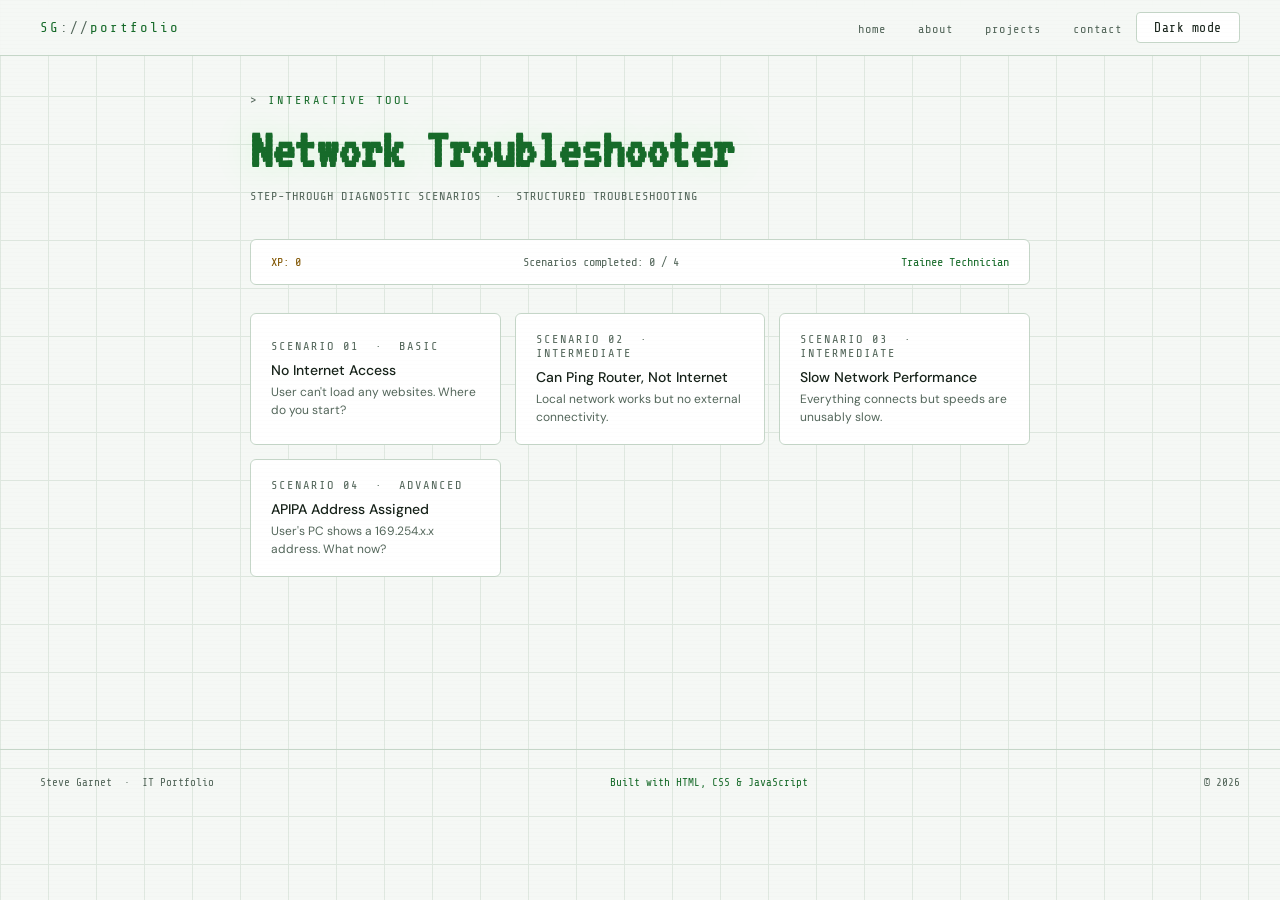
<file: troubleshooter.html>
<!DOCTYPE html>
<html lang="en">
<head>
  <meta charset="UTF-8">
  <meta name="viewport" content="width=device-width, initial-scale=1.0">
  <meta name="description" content="An interactive network troubleshooting exercise built around evidence, fault isolation, verification, and documentation.">
  <meta name="theme-color" content="#070b07">
  <meta property="og:type" content="website">
  <meta property="og:title" content="Network Troubleshooter - Steve Garnet">
  <meta property="og:description" content="An interactive network troubleshooting exercise built around evidence, fault isolation, verification, and documentation.">
  <meta property="og:url" content="https://steve-g-git.github.io/A-Lab/troubleshooter.html">
  <meta name="twitter:card" content="summary">
  <meta name="twitter:title" content="Network Troubleshooter - Steve Garnet">
  <meta name="twitter:description" content="Practice evidence-based network troubleshooting in four interactive scenarios.">
  <link rel="canonical" href="https://steve-g-git.github.io/A-Lab/troubleshooter.html">
  <link rel="icon" href="assets/favicon.svg" type="image/svg+xml">
  <title>Network Troubleshooter - Steve Garnet</title>
  <link rel="preconnect" href="https://fonts.googleapis.com">
  <link rel="preconnect" href="https://fonts.gstatic.com" crossorigin>
  <link href="https://fonts.googleapis.com/css2?family=Share+Tech+Mono&family=VT323&family=DM+Sans:wght@300;400;500&display=swap" rel="stylesheet">
  <style>
    :root {
      --green:     #33ff33;
      --green-dim: #1a8a1a;
      --bg:        #070b07;
      --bg2:       #0d140d;
      --bg3:       #111a11;
      --text:      #c8e8c8;
      --text-dim:  #5a8a5a;
      --border:    #1a3a1a;
      --amber:     #ffcc44;
      --red:       #ff5555;
      --cyan:      #44ddff;
    }

    *, *::before, *::after { box-sizing: border-box; margin: 0; padding: 0; }
    html { scroll-behavior: smooth; }

    body {
      background: var(--bg);
      color: var(--text);
      font-family: 'DM Sans', sans-serif;
      font-weight: 300;
      line-height: 1.7;
      overflow-x: hidden;
      min-height: 100vh;
    }

    body::before {
      content: '';
      position: fixed;
      inset: 0;
      background: repeating-linear-gradient(
        0deg, transparent, transparent 3px,
        rgba(0,0,0,0.04) 3px, rgba(0,0,0,0.04) 4px
      );
      pointer-events: none;
      z-index: 1000;
    }

    body::after {
      content: '';
      position: fixed;
      inset: 0;
      background-image:
        linear-gradient(var(--border) 1px, transparent 1px),
        linear-gradient(90deg, var(--border) 1px, transparent 1px);
      background-size: 48px 48px;
      opacity: 0.35;
      pointer-events: none;
      z-index: 0;
    }

    nav {
      position: fixed;
      top: 0; left: 0; right: 0;
      z-index: 100;
      background: rgba(7,11,7,0.92);
      backdrop-filter: blur(8px);
      border-bottom: 1px solid var(--border);
      padding: 0 40px;
      height: 56px;
      display: flex;
      align-items: center;
      justify-content: space-between;
    }

    .nav-brand { font-family: 'Share Tech Mono', monospace; font-size: 14px; color: var(--green); letter-spacing: 2px; text-decoration: none; }
    .nav-brand span { color: var(--text-dim); }
    .nav-links { display: flex; gap: 32px; list-style: none; }
    .nav-links a { font-family: 'Share Tech Mono', monospace; font-size: 12px; color: var(--text-dim); text-decoration: none; letter-spacing: 1px; transition: color 0.2s; }
    .nav-links a:hover { color: var(--green); }

    .page {
      position: relative;
      z-index: 1;
      max-width: 860px;
      margin: 0 auto;
      padding: 90px 40px 80px;
    }

    .page-eyebrow { font-family: 'Share Tech Mono', monospace; font-size: 12px; color: var(--green); letter-spacing: 3px; margin-bottom: 12px; }
    .page-eyebrow::before { content: '> '; color: var(--text-dim); }

    .page-title { font-family: 'VT323', monospace; font-size: 56px; color: var(--green); line-height: 1; margin-bottom: 8px; text-shadow: 0 0 40px rgba(51,255,51,0.15); }

    .page-sub { font-family: 'Share Tech Mono', monospace; font-size: 12px; color: var(--text-dim); letter-spacing: 1px; margin-bottom: 32px; }

    /* SCORE BAR */
    .score-bar {
      display: flex;
      align-items: center;
      justify-content: space-between;
      background: var(--bg2);
      border: 1px solid var(--border);
      border-radius: 6px;
      padding: 12px 20px;
      margin-bottom: 28px;
      font-family: 'Share Tech Mono', monospace;
      font-size: 12px;
    }

    .score-bar .xp { color: var(--amber); }
    .score-bar .scenarios { color: var(--text-dim); }
    .score-bar .rank { color: var(--green); }

    /* SCENARIO SELECTOR */
    .scenario-grid {
      display: grid;
      grid-template-columns: repeat(auto-fit, minmax(240px, 1fr));
      gap: 14px;
      margin-bottom: 32px;
    }

    .scenario-btn {
      background: var(--bg2);
      border: 1px solid var(--border);
      border-radius: 6px;
      padding: 18px 20px;
      cursor: pointer;
      text-align: left;
      transition: border-color 0.2s, background 0.2s;
      font-family: 'DM Sans', sans-serif;
    }

    .scenario-btn:hover { border-color: var(--green-dim); background: var(--bg3); }
    .scenario-btn.active { border-color: var(--green); background: var(--bg3); }
    .scenario-btn.completed { border-color: var(--green-dim); opacity: 0.7; }

    .scenario-btn-tag { font-family: 'Share Tech Mono', monospace; font-size: 10px; color: var(--text-dim); letter-spacing: 2px; margin-bottom: 8px; }
    .scenario-btn-title { font-size: 14px; font-weight: 500; color: var(--text); margin-bottom: 4px; }
    .scenario-btn-desc { font-size: 12px; color: var(--text-dim); line-height: 1.5; }
    .scenario-btn .done-badge { font-family: 'Share Tech Mono', monospace; font-size: 10px; color: var(--green); margin-top: 8px; }

    /* TROUBLESHOOTER PANEL */
    #troubleshooter {
      display: none;
      background: var(--bg2);
      border: 1px solid var(--border);
      border-radius: 8px;
      overflow: hidden;
    }

    #troubleshooter.active { display: block; }

    .ts-header {
      background: #0d1a0d;
      border-bottom: 1px solid var(--border);
      padding: 14px 20px;
      display: flex;
      align-items: center;
      justify-content: space-between;
    }

    .ts-header-title { font-family: 'Share Tech Mono', monospace; font-size: 13px; color: var(--green); letter-spacing: 1px; }
    .ts-header-step { font-family: 'Share Tech Mono', monospace; font-size: 11px; color: var(--text-dim); }

    .ts-body { padding: 28px; }

    /* PROGRESS TRACK */
    .ts-progress {
      display: flex;
      gap: 6px;
      margin-bottom: 24px;
    }

    .ts-progress-dot {
      width: 8px;
      height: 8px;
      border-radius: 50%;
      background: var(--border);
      border: 1px solid var(--green-dim);
      transition: background 0.3s;
    }

    .ts-progress-dot.done { background: var(--green); border-color: var(--green); }
    .ts-progress-dot.current { background: var(--amber); border-color: var(--amber); }

    /* SITUATION BOX */
    .ts-situation {
      background: #080d08;
      border: 1px solid var(--border);
      border-left: 3px solid var(--cyan);
      border-radius: 4px;
      padding: 16px 20px;
      margin-bottom: 24px;
      font-family: 'Share Tech Mono', monospace;
      font-size: 13px;
      color: var(--cyan);
      line-height: 1.7;
    }

    .ts-situation-label { font-size: 10px; color: var(--text-dim); letter-spacing: 2px; margin-bottom: 8px; }

    /* QUESTION */
    .ts-question {
      font-size: 17px;
      color: var(--text);
      font-weight: 400;
      margin-bottom: 20px;
      line-height: 1.6;
    }

    /* CHOICES */
    .ts-choices { display: flex; flex-direction: column; gap: 10px; margin-bottom: 24px; }

    .ts-choice {
      background: #080d08;
      border: 1px solid var(--border);
      border-radius: 6px;
      padding: 14px 18px;
      cursor: pointer;
      font-family: 'Share Tech Mono', monospace;
      font-size: 13px;
      color: var(--text-dim);
      text-align: left;
      transition: all 0.15s;
      line-height: 1.5;
    }

    .ts-choice:hover { border-color: var(--green-dim); color: var(--text); background: #0d1a0d; }
    .ts-choice.correct { border-color: var(--green); color: var(--green); background: rgba(51,255,51,0.05); cursor: default; }
    .ts-choice.wrong { border-color: var(--red); color: var(--red); background: rgba(255,85,85,0.05); cursor: default; }
    .ts-choice.disabled { pointer-events: none; opacity: 0.5; }

    /* FEEDBACK */
    .ts-feedback {
      display: none;
      border-radius: 6px;
      padding: 16px 20px;
      margin-bottom: 20px;
      font-size: 14px;
      line-height: 1.6;
    }

    .ts-feedback.correct { background: rgba(51,255,51,0.06); border: 1px solid rgba(51,255,51,0.2); color: var(--green); }
    .ts-feedback.wrong { background: rgba(255,85,85,0.06); border: 1px solid rgba(255,85,85,0.2); color: var(--red); }
    .ts-feedback.show { display: block; }

    .ts-feedback-label { font-family: 'Share Tech Mono', monospace; font-size: 11px; letter-spacing: 2px; margin-bottom: 8px; }
    .ts-feedback p { color: var(--text); margin-top: 6px; font-size: 13px; }

    /* NEXT BUTTON */
    .ts-next {
      display: none;
      font-family: 'Share Tech Mono', monospace;
      font-size: 13px;
      letter-spacing: 1px;
      padding: 11px 24px;
      border-radius: 4px;
      background: var(--green);
      color: #050b05;
      border: 1px solid var(--green);
      cursor: pointer;
      transition: all 0.2s;
      font-weight: 500;
    }

    .ts-next:hover { background: transparent; color: var(--green); }
    .ts-next.show { display: inline-block; }

    /* COMPLETE PANEL */
    .ts-complete {
      display: none;
      text-align: center;
      padding: 40px 20px;
    }

    .ts-complete.show { display: block; }
    .ts-complete-title { font-family: 'VT323', monospace; font-size: 48px; color: var(--green); margin-bottom: 12px; }
    .ts-complete-score { font-family: 'Share Tech Mono', monospace; font-size: 14px; color: var(--amber); margin-bottom: 20px; }
    .ts-complete-msg { font-size: 15px; color: var(--text-dim); margin-bottom: 28px; max-width: 480px; margin-left: auto; margin-right: auto; }

    .ts-restart {
      font-family: 'Share Tech Mono', monospace;
      font-size: 13px;
      letter-spacing: 1px;
      padding: 11px 24px;
      border-radius: 4px;
      background: transparent;
      color: var(--green);
      border: 1px solid var(--green-dim);
      cursor: pointer;
      transition: all 0.2s;
      margin: 0 8px;
    }
    .ts-restart:hover { border-color: var(--green); background: rgba(51,255,51,0.05); }

    footer {
      position: relative;
      z-index: 1;
      border-top: 1px solid var(--border);
      padding: 24px 40px;
      display: flex;
      justify-content: space-between;
      align-items: center;
      font-family: 'Share Tech Mono', monospace;
      font-size: 11px;
      color: var(--text-dim);
      margin-top: 60px;
    }

    @media (max-width: 600px) {
      nav { padding: 0 20px; }
      .nav-links { gap: 16px; }
      .page { padding: 80px 20px 60px; }
      footer { flex-direction: column; gap: 8px; text-align: center; }
    }
  </style>
  <link rel="stylesheet" href="assets/site-polish.css">
  <script src="assets/site.js"></script>
</head>
<body>

  <a class="skip-link" href="#main">Skip to troubleshooter</a>

  <nav aria-label="Primary navigation">
    <a href="index.html" class="nav-brand">SG<span>://</span>portfolio</a>
    <div class="nav-actions">
      <ul class="nav-links" id="primary-menu" data-menu>
        <li><a href="index.html">home</a></li>
        <li><a href="about.html">about</a></li>
        <li><a href="projects.html">projects</a></li>
        <li><a href="index.html#contact">contact</a></li>
      </ul>
      <button class="nav-menu-toggle" type="button" data-menu-toggle aria-controls="primary-menu" aria-expanded="false">Menu</button>
      <button class="theme-toggle" type="button" data-theme-toggle>Theme</button>
    </div>
  </nav>

  <main class="page" id="main">

    <div class="page-eyebrow">INTERACTIVE TOOL</div>
    <h1 class="page-title">Network Troubleshooter</h1>
    <div class="page-sub">STEP-THROUGH DIAGNOSTIC SCENARIOS &nbsp;·&nbsp; STRUCTURED TROUBLESHOOTING</div>

    <!-- SCORE BAR -->
    <div class="score-bar">
      <span class="xp">XP: <span id="xp-display">0</span></span>
      <span class="scenarios">Scenarios completed: <span id="scenarios-display">0</span> / 4</span>
      <span class="rank" id="rank-display">Trainee Technician</span>
    </div>

    <!-- SCENARIO SELECTOR -->
    <div class="scenario-grid" id="scenario-grid">
      <button class="scenario-btn" type="button" onclick="startScenario(0)">
        <div class="scenario-btn-tag">SCENARIO 01 &nbsp;·&nbsp; BASIC</div>
        <div class="scenario-btn-title">No Internet Access</div>
        <div class="scenario-btn-desc">User can't load any websites. Where do you start?</div>
      </button>
      <button class="scenario-btn" type="button" onclick="startScenario(1)">
        <div class="scenario-btn-tag">SCENARIO 02 &nbsp;·&nbsp; INTERMEDIATE</div>
        <div class="scenario-btn-title">Can Ping Router, Not Internet</div>
        <div class="scenario-btn-desc">Local network works but no external connectivity.</div>
      </button>
      <button class="scenario-btn" type="button" onclick="startScenario(2)">
        <div class="scenario-btn-tag">SCENARIO 03 &nbsp;·&nbsp; INTERMEDIATE</div>
        <div class="scenario-btn-title">Slow Network Performance</div>
        <div class="scenario-btn-desc">Everything connects but speeds are unusably slow.</div>
      </button>
      <button class="scenario-btn" type="button" onclick="startScenario(3)">
        <div class="scenario-btn-tag">SCENARIO 04 &nbsp;·&nbsp; ADVANCED</div>
        <div class="scenario-btn-title">APIPA Address Assigned</div>
        <div class="scenario-btn-desc">User's PC shows a 169.254.x.x address. What now?</div>
      </button>
    </div>

    <!-- TROUBLESHOOTER PANEL -->
    <div id="troubleshooter">
      <div class="ts-header">
        <span class="ts-header-title" id="ts-title">Scenario</span>
        <span class="ts-header-step" id="ts-step">Step 1</span>
      </div>
      <div class="ts-body">
        <div class="ts-progress" id="ts-progress" aria-label="Scenario progress"></div>
        <div class="ts-situation" id="ts-situation">
          <div class="ts-situation-label">SITUATION</div>
          <div id="ts-situation-text"></div>
        </div>
        <div class="ts-question" id="ts-question"></div>
        <div class="ts-choices" id="ts-choices"></div>
        <div class="ts-feedback" id="ts-feedback" role="status" aria-live="polite">
          <div class="ts-feedback-label" id="ts-feedback-label"></div>
          <p id="ts-feedback-text"></p>
        </div>
        <button class="ts-next" id="ts-next" type="button" onclick="nextStep()">Next Step &rarr;</button>
        <div class="ts-complete" id="ts-complete">
          <div class="ts-complete-title">Scenario Complete!</div>
          <div class="ts-complete-score" id="ts-complete-score"></div>
          <div class="ts-complete-msg" id="ts-complete-msg"></div>
          <button class="ts-restart" type="button" onclick="backToScenarios()">&#8592; Choose Another Scenario</button>
        </div>
      </div>
    </div>

  </main>

  <footer>
    <span>Steve Garnet &nbsp;·&nbsp; IT Portfolio</span>
    <span style="color:var(--green)">Built with HTML, CSS &amp; JavaScript</span>
    <span>&copy; 2026</span>
  </footer>

<script>
let xp = 0;
let scenariosCompleted = 0;
let completedIds = [];
let currentScenario = null;
let currentStep = 0;
let stepCorrect = 0;
let answered = false;

const scenarios = [
  {
    id: 0,
    title: 'No Internet Access',
    steps: [
      {
        situation: 'A user calls the help desk. Their computer cannot load any websites. They are on a Windows 10 machine connected via ethernet cable. No one else in the office is reporting issues.',
        question: 'What is your FIRST step?',
        choices: [
          { text: 'Run ipconfig to check the IP address and connection status', correct: true },
          { text: 'Immediately replace the ethernet cable', correct: false },
          { text: 'Reinstall Windows', correct: false },
          { text: 'Call the ISP to report an outage', correct: false },
        ],
        feedback: {
          correct: 'Correct! Always gather information first. ipconfig tells you whether the machine has a valid IP address, which immediately narrows down the problem. If others aren\'t affected, it\'s likely a local issue.',
          wrong: 'Not quite. Before touching hardware or escalating, you need information. Running ipconfig is the fastest way to see if the machine even has a valid IP address - that tells you where to look next.'
        }
      },
      {
        situation: 'You run ipconfig and see the machine has IP: 192.168.1.45, Subnet: 255.255.255.0, Default Gateway: 192.168.1.1. This looks like a valid DHCP-assigned address.',
        question: 'What do you do next to test connectivity layer by layer?',
        choices: [
          { text: 'ping 127.0.0.1 to test the local TCP/IP stack', correct: true },
          { text: 'ping google.com immediately', correct: false },
          { text: 'Disable and re-enable the network adapter', correct: false },
          { text: 'Check if the browser has a proxy configured', correct: false },
        ],
        feedback: {
          correct: 'Exactly right. The OSI troubleshooting methodology works from the bottom up. Pinging 127.0.0.1 (loopback) confirms the local TCP/IP stack is working before you test anything external.',
          wrong: 'Close, but methodology matters. You should test from the bottom up - loopback first (127.0.0.1), then gateway, then external. Jumping straight to google.com skips steps that could save you time.'
        }
      },
      {
        situation: 'Loopback ping succeeds. You then ping the default gateway (192.168.1.1) - that also succeeds. The machine can talk to the local network. You then ping 8.8.8.8 - it times out.',
        question: 'What does this tell you, and what do you check next?',
        choices: [
          { text: 'The failure is beyond the local host - check the router\'s WAN status and upstream path', correct: true },
          { text: 'The network adapter is faulty and needs replacing', correct: false },
          { text: 'The ethernet cable is bad', correct: false },
          { text: 'Windows Firewall is blocking the connection', correct: false },
        ],
        feedback: {
          correct: 'Good diagnosis. Local connectivity works because the gateway responds, but an external IP does not. Check the router\'s WAN address, default route, modem status, and upstream connectivity. DNS is not required for a test to a numeric IP address.',
          wrong: 'The machine successfully reaches the gateway, so the local adapter, cable, and switching path are functioning for this test. Because a numeric external IP also fails, DNS is not the immediate suspect. Check the router\'s WAN status and upstream path.'
        }
      },
      {
        situation: 'You run nslookup and DNS lookups fail. You try pinging 8.8.8.8 directly by IP - it still times out. The router admin page loads fine from the browser.',
        question: 'What is the most likely cause and what do you recommend?',
        choices: [
          { text: 'The router has no working upstream path - verify WAN status and follow the approved modem or ISP escalation procedure', correct: true },
          { text: 'The user\'s DNS settings are wrong - change to 8.8.8.8 manually', correct: false },
          { text: 'The router needs a firmware update', correct: false },
          { text: 'Malware is blocking internet access', correct: false },
        ],
        feedback: {
          correct: 'Correct conclusion. The router is reachable locally, but the upstream path is not working. Record the WAN and modem status, follow the approved restart procedure if appropriate, and escalate to the ISP when the connection does not recover. Document the evidence and actions taken.',
          wrong: 'DNS is not the issue because a numeric external IP also fails. The router responds locally but has no demonstrated upstream connectivity. Verify the WAN and modem state, then follow the approved escalation procedure.'
        }
      }
    ]
  },
  {
    id: 1,
    title: 'Can Ping Router, Not Internet',
    steps: [
      {
        situation: 'A user can access shared drives and printers on the local network without issue. They can ping 192.168.1.1 (the router). But no websites load and pinging external IPs fails.',
        question: 'Which OSI layer is most likely where the problem exists?',
        choices: [
          { text: 'Layer 3 (Network) - routing or WAN-side connectivity issue', correct: true },
          { text: 'Layer 1 (Physical) - cable or hardware fault', correct: false },
          { text: 'Layer 2 (Data Link) - MAC addressing or switch issue', correct: false },
          { text: 'Layer 7 (Application) - browser configuration problem', correct: false },
        ],
        feedback: {
          correct: 'Correct. Layers 1 and 2 are working - local network traffic flows fine. The failure point is at Layer 3, where packets need to be routed beyond the local network. The router\'s WAN connection or upstream routing is the suspect.',
          wrong: 'Layers 1 and 2 are confirmed working - the user can ping the router and reach local resources. The problem is at Layer 3 where traffic needs to leave the local network and be routed to the internet.'
        }
      },
      {
        situation: 'You check the router admin page. The WAN IP shows as 0.0.0.0 - the router has not received an IP from the ISP. The modem\'s power and link lights are on.',
        question: 'What is the best next step?',
        choices: [
          { text: 'Power cycle the modem - unplug for 30 seconds, then restart', correct: true },
          { text: 'Replace the ethernet cable between modem and router', correct: false },
          { text: 'Factory reset the router', correct: false },
          { text: 'Reinstall the NIC driver on the user\'s PC', correct: false },
        ],
        feedback: {
          correct: 'Correct. A WAN IP of 0.0.0.0 means the router does not currently have a usable upstream address. A controlled modem restart can force the modem to re-establish the connection, provided the organization\'s procedure permits it.',
          wrong: 'The workstation NIC is not the current suspect because local resources are reachable. Confirm the WAN link and modem indicators, then use the organization\'s approved restart or escalation procedure before replacing or resetting equipment.'
        }
      },
      {
        situation: 'After power cycling the modem, the WAN IP is still 0.0.0.0. The modem has been unplugged for 60 seconds and restarted. You\'ve waited 3 minutes.',
        question: 'What do you do now?',
        choices: [
          { text: 'Contact the ISP - the issue is on their side', correct: true },
          { text: 'Replace the modem immediately', correct: false },
          { text: 'Reset the router to factory defaults', correct: false },
          { text: 'Change the DNS settings on all workstations', correct: false },
        ],
        feedback: {
          correct: 'Right call. The WAN link and modem have been checked and a controlled restart did not restore an address. Document the evidence and escalate so the ISP can check provisioning and line status.',
          wrong: 'DNS changes won\'t help - there\'s no WAN IP at all, so no traffic is getting out regardless of DNS. Replacing hardware before checking with the ISP is premature. The ISP controls WAN IP assignment and needs to be contacted.'
        }
      }
    ]
  },
  {
    id: 2,
    title: 'Slow Network Performance',
    steps: [
      {
        situation: 'Multiple users report the network is extremely slow. File transfers that normally take seconds are taking minutes. Internet browsing is sluggish. The issue started about an hour ago. No hardware changes were made recently.',
        question: 'What do you check first?',
        choices: [
          { text: 'Check network utilization on the switch/router and run ping tests to check latency', correct: true },
          { text: 'Restart every workstation on the network', correct: false },
          { text: 'Replace the network switch', correct: false },
          { text: 'Upgrade everyone\'s network drivers', correct: false },
        ],
        feedback: {
          correct: 'Good instinct. When multiple users are affected simultaneously, it\'s a shared infrastructure problem. Checking utilization tells you if the bandwidth is saturated. Ping tests with timestamps reveal if it\'s latency or packet loss causing the slowdown.',
          wrong: 'Restarting workstations or replacing hardware without data is guesswork. When multiple users are affected, the problem is in shared infrastructure. Measure first - check utilization and run ping tests to characterize the problem before touching anything.'
        }
      },
      {
        situation: 'Ping tests to the gateway show high latency (500ms+) and packet loss. Switch monitoring shows one port at sustained high utilization with a rapidly increasing broadcast counter.',
        question: 'What does the evidence suggest?',
        choices: [
          { text: 'A broadcast storm - possibly caused by a network loop or faulty NIC', correct: true },
          { text: 'Normal high traffic - nothing to worry about', correct: false },
          { text: 'The port needs to be cleaned', correct: false },
          { text: 'The switch needs a firmware update', correct: false },
        ],
        feedback: {
          correct: 'Correct. Sustained utilization and a rapidly rising broadcast counter during a network-wide slowdown are strong evidence of a broadcast storm. A physical loop, malfunctioning interface, or misconfigured device could be responsible.',
          wrong: 'The useful evidence is the combination of network-wide symptoms, sustained utilization, and increasing broadcast traffic. That pattern strongly suggests a broadcast storm and should be traced to its source.'
        }
      },
      {
        situation: 'You suspect a broadcast storm. You check and find someone plugged both ends of an ethernet cable into the same switch, creating a loop. The switch doesn\'t have Spanning Tree Protocol (STP) enabled.',
        question: 'What is the immediate fix, and what is the long-term solution?',
        choices: [
          { text: 'Remove the looped cable immediately, then enable STP on the switch to prevent future loops', correct: true },
          { text: 'Restart the switch to clear the storm', correct: false },
          { text: 'Reduce everyone\'s bandwidth allocation', correct: false },
          { text: 'Replace the switch with a managed switch', correct: false },
        ],
        feedback: {
          correct: 'Perfect. Remove the physical loop first to stop the storm immediately - the network should recover within seconds. Long term, Spanning Tree Protocol (STP) is designed specifically to detect and block loops automatically, preventing this from happening again.',
          wrong: 'Restarting the switch won\'t help if the physical loop is still there - the storm will resume the moment the switch comes back up. You must physically remove the looped cable first, then configure STP to catch this automatically in the future.'
        }
      }
    ]
  },
  {
    id: 3,
    title: 'APIPA Address Assigned',
    steps: [
      {
        situation: 'A user calls saying they can\'t access anything on the network. You run ipconfig and see: IP Address: 169.254.43.12, Subnet Mask: 255.255.0.0. No default gateway is listed.',
        question: 'What does a 169.254.x.x address tell you?',
        choices: [
          { text: 'The PC failed to reach a DHCP server and self-assigned an APIPA address', correct: true },
          { text: 'The PC has a static IP configured incorrectly', correct: false },
          { text: 'The network adapter is failing', correct: false },
          { text: 'The subnet mask is wrong', correct: false },
        ],
        feedback: {
          correct: 'Exactly right. 169.254.x.x is an Automatic Private IP Addressing (APIPA) address. Windows assigns this automatically when it can\'t reach a DHCP server. The machine is essentially isolated - it can only communicate with other APIPA devices on the same segment.',
          wrong: '169.254.x.x is a specific range reserved for APIPA - Automatic Private IP Addressing. Windows assigns this when the DHCP server is unreachable. It\'s not a static IP or hardware failure - it\'s a DHCP communication problem.'
        }
      },
      {
        situation: 'Now you know DHCP failed. Other users on the same floor are working fine. This is isolated to one PC.',
        question: 'What do you try first?',
        choices: [
          { text: 'Run ipconfig /release then ipconfig /renew to force a new DHCP request', correct: true },
          { text: 'Assign a static IP address manually', correct: false },
          { text: 'Replace the network cable immediately', correct: false },
          { text: 'Restart the DHCP server', correct: false },
        ],
        feedback: {
          correct: 'Correct first step. ipconfig /release drops the current address, and ipconfig /renew forces a fresh DHCP discovery. Since other users are fine, the DHCP server is working - this is likely a temporary communication hiccup that a renew will fix.',
          wrong: 'Assigning a static IP or restarting the DHCP server is overkill when other users are working fine. The DHCP server is up - the client just had a communication problem. Try releasing and renewing the IP first before any configuration changes.'
        }
      },
      {
        situation: 'ipconfig /release and /renew both fail. The renew attempt times out. You test with a known-good cable and a different switch port, but the client still cannot obtain a lease.',
        question: 'What do you suspect now, and what do you check?',
        choices: [
          { text: 'Check if the PC\'s network adapter is blocked by a VLAN, port security, or MAC filtering on the switch', correct: true },
          { text: 'The PC needs to be reimaged', correct: false },
          { text: 'The DHCP server lease pool is exhausted', correct: false },
          { text: 'The user has a virus blocking DHCP', correct: false },
        ],
        feedback: {
          correct: 'Good advanced thinking. When physical connectivity is confirmed but DHCP still fails on a single machine, switch-level security is a strong suspect. Port security, MAC address filtering, or VLAN misconfiguration can silently block DHCP traffic while the link light stays green.',
          wrong: 'The link light is on and the cable is good, so physical layer is fine. Other users on the same DHCP server work fine, so the server isn\'t out of leases. The most likely culprit at this stage is switch-level security blocking this specific MAC address from getting through.'
        }
      },
      {
        situation: 'You check the switch and find port security is enabled with a MAC address whitelist. This PC\'s MAC address isn\'t on the list - it was recently swapped for a replacement machine and the MAC wasn\'t updated.',
        question: 'What is the correct resolution?',
        choices: [
          { text: 'Add the new PC\'s MAC address to the switch\'s port security whitelist', correct: true },
          { text: 'Disable port security on all switch ports', correct: false },
          { text: 'Clone the old MAC address on the new PC', correct: false },
          { text: 'Move the user to a different network segment', correct: false },
        ],
        feedback: {
          correct: 'Perfect resolution. Add the new MAC address to the whitelist and document the change. Port security exists for a reason - disabling it entirely defeats the purpose. Cloning MAC addresses is a workaround that creates confusion and security issues down the line. The right fix is to update the authorized list.',
          wrong: 'Disabling port security removes an important network protection. Cloning MAC addresses creates audit and security headaches. The clean, professional solution is to update the whitelist with the new machine\'s MAC address and document why the change was made.'
        }
      }
    ]
  }
];

function updateScoreBar() {
  document.getElementById('xp-display').textContent = xp;
  document.getElementById('scenarios-display').textContent = scenariosCompleted;
  const rank =
    xp < 30  ? 'Trainee Technician' :
    xp < 80  ? 'Help Desk I' :
    xp < 150 ? 'Support Technician' :
    xp < 250 ? 'Advanced Support Learner' :
               'Senior Technician';
  document.getElementById('rank-display').textContent = rank;
}

function startScenario(id) {
  currentScenario = scenarios[id];
  currentStep = 0;
  stepCorrect = 0;
  answered = false;

  document.getElementById('troubleshooter').classList.add('active');
  document.getElementById('troubleshooter').scrollIntoView({ behavior: 'smooth', block: 'start' });
  document.getElementById('ts-title').textContent = currentScenario.title;
  document.getElementById('ts-complete').classList.remove('show');

  document.querySelectorAll('.scenario-btn').forEach((btn, i) => {
    btn.classList.toggle('active', i === id);
  });

  buildProgress();
  renderStep();
}

function buildProgress() {
  const prog = document.getElementById('ts-progress');
  prog.innerHTML = '';
  currentScenario.steps.forEach((_, i) => {
    const dot = document.createElement('div');
    dot.className = 'ts-progress-dot' + (i === 0 ? ' current' : '');
    dot.id = 'dot-' + i;
    prog.appendChild(dot);
  });
}

function updateProgress(stepIndex, correct) {
  const dot = document.getElementById('dot-' + stepIndex);
  if (dot) dot.classList.remove('current');

  const next = document.getElementById('dot-' + (stepIndex + 1));
  if (next) next.classList.add('current');
}

function renderStep() {
  const step = currentScenario.steps[currentStep];
  answered = false;

  document.getElementById('ts-step').textContent = 'Step ' + (currentStep + 1) + ' of ' + currentScenario.steps.length;
  document.getElementById('ts-situation-text').textContent = step.situation;
  document.getElementById('ts-question').textContent = step.question;

  const feedback = document.getElementById('ts-feedback');
  feedback.className = 'ts-feedback';
  feedback.classList.remove('show');

  document.getElementById('ts-next').classList.remove('show');

  const choicesEl = document.getElementById('ts-choices');
  choicesEl.innerHTML = '';

  step.choices.forEach((choice, i) => {
    const btn = document.createElement('button');
    btn.type = 'button';
    btn.className = 'ts-choice';
    btn.textContent = choice.text;
    btn.onclick = () => selectChoice(i, choice.correct, step);
    choicesEl.appendChild(btn);
  });
}

function selectChoice(index, correct, step) {
  if (answered) return;
  answered = true;

  const choices = document.querySelectorAll('.ts-choice');
  choices.forEach((btn, i) => {
    btn.classList.add('disabled');
    if (i === index) {
      btn.classList.add(correct ? 'correct' : 'wrong');
    }
    if (!correct && document.querySelectorAll('.ts-choice')[i].textContent === step.choices.find(c => c.correct).text) {
      btn.classList.add('correct');
    }
  });

  const feedback = document.getElementById('ts-feedback');
  const label = document.getElementById('ts-feedback-label');
  const text = document.getElementById('ts-feedback-text');

  if (correct) {
    feedback.className = 'ts-feedback correct show';
    label.textContent = '✓ CORRECT';
    text.textContent = step.feedback.correct;
    xp += 15;
    stepCorrect++;
  } else {
    feedback.className = 'ts-feedback wrong show';
    label.textContent = '✗ NOT QUITE';
    text.textContent = step.feedback.wrong;
    xp += 5;
  }

  updateProgress(currentStep, correct);
  updateScoreBar();

  const isLast = currentStep === currentScenario.steps.length - 1;
  const nextBtn = document.getElementById('ts-next');
  nextBtn.textContent = isLast ? 'See Results' : 'Next Step →';
  nextBtn.classList.add('show');
}

function nextStep() {
  const isLast = currentStep === currentScenario.steps.length - 1;

  if (isLast) {
    showComplete();
  } else {
    currentStep++;
    renderStep();
  }
}

function showComplete() {
  if (!completedIds.includes(currentScenario.id)) {
    completedIds.push(currentScenario.id);
    scenariosCompleted++;
    xp += 20;
    updateScoreBar();

    const btn = document.querySelectorAll('.scenario-btn')[currentScenario.id];
    btn.classList.add('completed');
    btn.querySelector('.scenario-btn-desc').insertAdjacentHTML('afterend', '<div class="done-badge">✓ COMPLETED</div>');
  }

  const total = currentScenario.steps.length;
  const pct = Math.round((stepCorrect / total) * 100);
  const msg =
    pct === 100 ? 'Perfect score. Review the explanations, then try another scenario.' :
    pct >= 75   ? 'Strong performance. You understand the troubleshooting process well.' :
    pct >= 50   ? 'Good effort. Review the explanations and try again to sharpen your methodology.' :
                  'Keep at it - troubleshooting is a skill that comes with practice. Re-read the feedback and try again.';

  document.getElementById('ts-next').classList.remove('show');
  document.getElementById('ts-choices').innerHTML = '';
  document.getElementById('ts-feedback').classList.remove('show');

  const complete = document.getElementById('ts-complete');
  document.getElementById('ts-complete-score').textContent = stepCorrect + ' / ' + total + ' correct &nbsp;·&nbsp; ' + pct + '%';
  document.getElementById('ts-complete-msg').textContent = msg;
  complete.classList.add('show');
}

function backToScenarios() {
  document.getElementById('troubleshooter').classList.remove('active');
  document.querySelectorAll('.scenario-btn').forEach(btn => btn.classList.remove('active'));
  document.getElementById('scenario-grid').scrollIntoView({ behavior: 'smooth' });
}

updateScoreBar();
</script>
</body>
</html>
</file>
<file: assets/site-polish.css>
:root {
  color-scheme: dark;
  --green-dim: #229b30;
}

html[data-theme="light"] {
  color-scheme: light;
  --green: #176b2a;
  --green-dim: #347a45;
  --green-dark: #d9eadc;
  --bg: #f5f8f5;
  --bg2: #ffffff;
  --bg3: #edf4ee;
  --text: #17231a;
  --text-dim: #53665a;
  --border: #c5d6c8;
  --amber: #805500;
  --red: #a32929;
  --cyan: #006879;
}

html[data-theme="light"] body::before {
  opacity: 0.25;
}

html[data-theme="light"] body::after {
  opacity: 0.45;
}

html[data-theme="light"] nav {
  background: rgba(245, 248, 245, 0.94);
}

html[data-theme="light"] .btn-primary,
html[data-theme="light"] .ts-next {
  color: #ffffff;
}

.nav-actions {
  display: flex;
  align-items: center;
  gap: 14px;
}

.nav-menu-toggle {
  display: none;
  padding: 7px 10px;
  border: 1px solid var(--border);
  border-radius: 4px;
  background: var(--bg2);
  color: var(--text);
  font: 13px/1.2 'Share Tech Mono', monospace;
  cursor: pointer;
}

.theme-toggle {
  min-width: 104px;
  padding: 7px 10px;
  border: 1px solid var(--border);
  border-radius: 4px;
  background: var(--bg2);
  color: var(--text);
  font: 13px/1.2 'Share Tech Mono', monospace;
  letter-spacing: 0.5px;
  cursor: pointer;
}

.btn {
  font-size: 14px;
}

.section-label,
.skill-card-label,
.methodology-label,
.badge,
.cert-status,
.cert-detail,
.project-card-tag,
.project-card-link,
.page-eyebrow,
.lean-block-label,
.lean-tag,
.stat-label,
.skill-group-label,
.skill-tag,
.project-tag,
.tech-tag,
.project-link,
.scenario-btn-tag,
.done-badge,
.ts-header-step,
.ts-situation-label,
.ts-feedback-label {
  font-size: 12px;
}

.theme-toggle:hover {
  border-color: var(--green);
  color: var(--green);
}

.skip-link {
  position: fixed;
  top: 8px;
  left: 8px;
  z-index: 10000;
  padding: 10px 14px;
  border-radius: 4px;
  background: var(--green);
  color: var(--bg);
  font: 14px/1.2 'Share Tech Mono', monospace;
  transform: translateY(-160%);
}

.skip-link:focus {
  transform: translateY(0);
}

.sr-only {
  position: absolute;
  width: 1px;
  height: 1px;
  padding: 0;
  margin: -1px;
  overflow: hidden;
  clip: rect(0, 0, 0, 0);
  white-space: nowrap;
  border: 0;
}

a:focus-visible,
button:focus-visible,
input:focus-visible {
  outline: 3px solid var(--amber);
  outline-offset: 3px;
}

html[data-theme="light"] .project-tech,
html[data-theme="light"] .ts-situation,
html[data-theme="light"] .ts-choice {
  background: #f7faf7;
}

html[data-theme="light"] .ts-header,
html[data-theme="light"] .ts-choice:hover {
  background: #edf4ee;
}

html[data-theme="light"] .ts-feedback.correct,
html[data-theme="light"] .skill-tag,
html[data-theme="light"] .tech-tag,
html[data-theme="light"] .tag,
html[data-theme="light"] .lean-tag {
  background: rgba(23, 107, 42, 0.08);
}

html[data-theme="light"] .ts-feedback.wrong {
  background: rgba(163, 41, 41, 0.07);
}

/* Light treatment for the standalone terminal project. */
html[data-theme="light"] body.lab-page {
  background: #f5f8f5;
}

html[data-theme="light"] #topnav,
html[data-theme="light"] #topbar {
  background: #e8f1e9;
  border-color: #bfd0c2;
}

html[data-theme="light"] #lab,
html[data-theme="light"] #tabs,
html[data-theme="light"] #terminal {
  background: #ffffff;
  border-color: #bfd0c2;
}

html[data-theme="light"] #output {
  scrollbar-color: #9cb6a1 #ffffff;
}

html[data-theme="light"] #prompt-label,
html[data-theme="light"] #cmd-input,
html[data-theme="light"] .line-cmd,
html[data-theme="light"] .line-success,
html[data-theme="light"] .tab.active {
  color: #176b2a;
}

html[data-theme="light"] .line-out {
  color: #244a2d;
}

html[data-theme="light"] .line-dim,
html[data-theme="light"] #topnav a,
html[data-theme="light"] #status-bar,
html[data-theme="light"] .tab {
  color: #53665a;
}

html[data-theme="light"] .line-info {
  color: #006879;
}

html[data-theme="light"] .line-warn,
html[data-theme="light"] .line-score {
  color: #805500;
}

html[data-theme="light"] .line-err {
  color: #a32929;
}

html[data-theme="light"] #cmd-input::placeholder {
  color: #6d7f72;
}

html[data-theme="light"] #title-bar {
  color: #176b2a;
}

html[data-theme="light"] .tab:hover {
  color: #176b2a;
  background: #edf4ee;
}

@media (max-width: 760px) {
  nav {
    position: sticky;
    min-height: 56px;
    height: auto;
    padding: 10px 20px;
    gap: 10px;
    flex-wrap: nowrap;
  }

  .nav-actions {
    margin-left: auto;
    width: auto;
    flex-wrap: nowrap;
    justify-content: flex-end;
  }

  .nav-links {
    display: none;
    position: absolute;
    top: calc(100% + 1px);
    right: 12px;
    left: 12px;
    flex-direction: column;
    gap: 0;
    overflow: visible;
    padding: 8px;
    border: 1px solid var(--border);
    border-radius: 4px;
    background: var(--bg2);
    box-shadow: 0 12px 30px rgba(0, 0, 0, 0.35);
  }

  .nav-links.is-open {
    display: flex;
  }

  .nav-links a {
    display: block;
    padding: 11px 12px;
  }

  .nav-menu-toggle {
    display: inline-block;
  }

  .hero,
  .page {
    padding-top: 48px;
  }

  .hero {
    min-height: calc(100vh - 110px);
    flex-direction: column;
    align-items: flex-start;
    justify-content: center;
  }

  .status-bar {
    position: static;
    margin-top: 36px;
  }

  .projects-grid {
    grid-template-columns: minmax(0, 1fr);
  }

  .project-card,
  .project-card-inner,
  .project-content {
    min-width: 0;
  }

  .theme-toggle {
    min-width: 92px;
  }
}

@media (prefers-reduced-motion: reduce) {
  html {
    scroll-behavior: auto;
  }

  *,
  *::before,
  *::after {
    animation-duration: 0.01ms !important;
    animation-iteration-count: 1 !important;
    transition-duration: 0.01ms !important;
    scroll-behavior: auto !important;
  }
}
</file>
